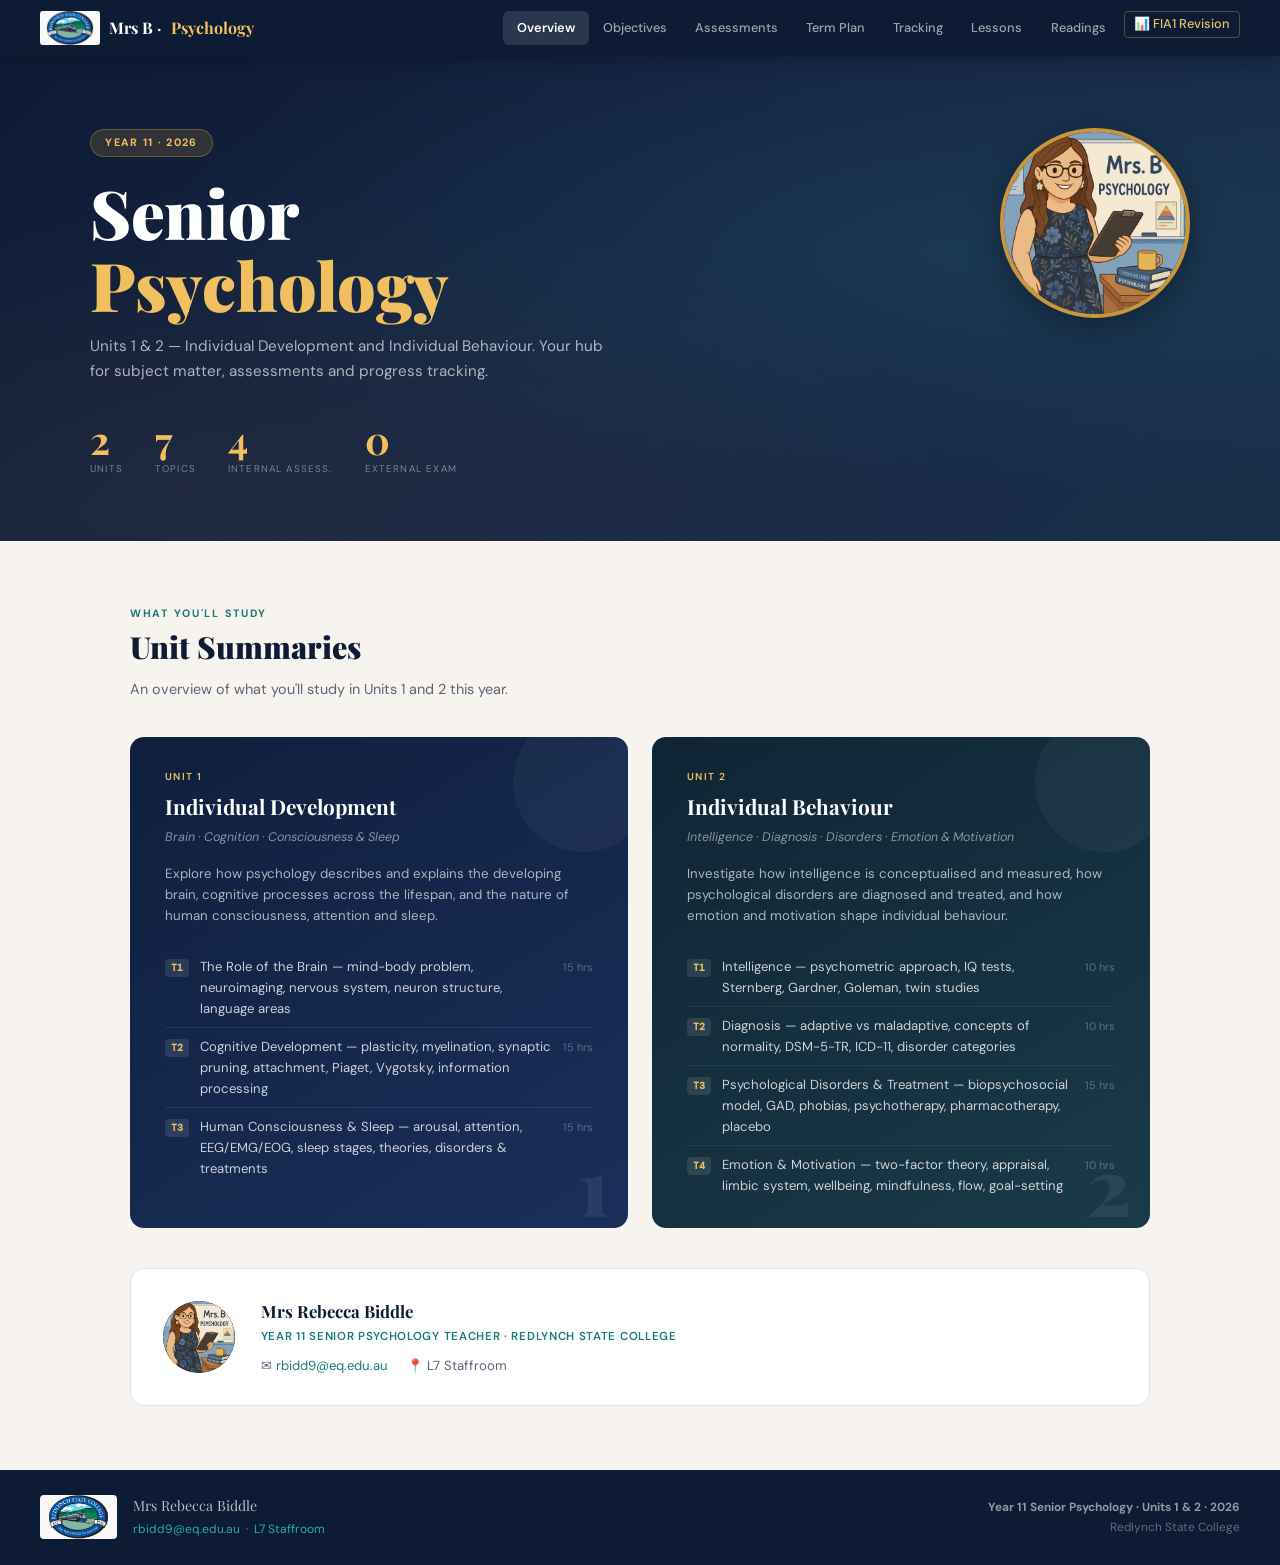
<file: index.html>
<!DOCTYPE html>
<html lang="en">
<head>
<meta charset="UTF-8">
<meta name="viewport" content="width=device-width, initial-scale=1.0">
<title>Mrs B | Year 11 Psychology</title>
<link rel="stylesheet" href="style.css">
</head>
<body>
<nav id="site-nav"></nav>

<div class="hero">
  <div class="hero-inner">
    <div class="hero-left">
      <div class="hero-badge">Year 11 · 2026</div>
      <h1>Senior<br><span class="g">Psychology</span></h1>
      <p class="hero-sub">Units 1 &amp; 2 — Individual Development and Individual Behaviour. Your hub for subject matter, assessments and progress tracking.</p>
      <div class="stat-row">
        <div class="stat-item"><span class="sv">2</span><span class="sl">Units</span></div>
        <div class="stat-item"><span class="sv">7</span><span class="sl">Topics</span></div>
        <div class="stat-item"><span class="sv">4</span><span class="sl">Internal Assess.</span></div>
        <div class="stat-item"><span class="sv">0</span><span class="sl">External Exam</span></div>
      </div>
    </div>
    <!-- Mrs B avatar -->
    <div class="hero-avatar">
      <img src="mrsb.png" alt="Mrs B" style="width:190px;height:190px;border-radius:50%;object-fit:cover;border:4px solid var(--gold);box-shadow:0 8px 32px rgba(0,0,0,.35)">
    </div>
  </div>
</div>

<main>
<div class="wrap">
  <div class="sec-label">What you'll study</div>
  <h2 class="sec-title">Unit Summaries</h2>
  <p class="sec-sub">An overview of what you'll study in Units 1 and 2 this year.</p>

  <div class="unit-grid">
    <!-- Unit 1 -->
    <div class="unit-card u1">
      <div class="uc-label">Unit 1</div>
      <h2>Individual Development</h2>
      <div class="uc-tags">Brain · Cognition · Consciousness &amp; Sleep</div>
      <p class="uc-desc">Explore how psychology describes and explains the developing brain, cognitive processes across the lifespan, and the nature of human consciousness, attention and sleep.</p>
      <ul class="topic-list">
        <li><span class="t-tag">T1</span><span>The Role of the Brain — mind-body problem, neuroimaging, nervous system, neuron structure, language areas</span><span class="t-hrs">15 hrs</span></li>
        <li><span class="t-tag">T2</span><span>Cognitive Development — plasticity, myelination, synaptic pruning, attachment, Piaget, Vygotsky, information processing</span><span class="t-hrs">15 hrs</span></li>
        <li><span class="t-tag">T3</span><span>Human Consciousness &amp; Sleep — arousal, attention, EEG/EMG/EOG, sleep stages, theories, disorders &amp; treatments</span><span class="t-hrs">15 hrs</span></li>
      </ul>
      <div class="uc-num">1</div>
    </div>
    <!-- Unit 2 -->
    <div class="unit-card u2">
      <div class="uc-label">Unit 2</div>
      <h2>Individual Behaviour</h2>
      <div class="uc-tags">Intelligence · Diagnosis · Disorders · Emotion &amp; Motivation</div>
      <p class="uc-desc">Investigate how intelligence is conceptualised and measured, how psychological disorders are diagnosed and treated, and how emotion and motivation shape individual behaviour.</p>
      <ul class="topic-list">
        <li><span class="t-tag">T1</span><span>Intelligence — psychometric approach, IQ tests, Sternberg, Gardner, Goleman, twin studies</span><span class="t-hrs">10 hrs</span></li>
        <li><span class="t-tag">T2</span><span>Diagnosis — adaptive vs maladaptive, concepts of normality, DSM-5-TR, ICD-11, disorder categories</span><span class="t-hrs">10 hrs</span></li>
        <li><span class="t-tag">T3</span><span>Psychological Disorders &amp; Treatment — biopsychosocial model, GAD, phobias, psychotherapy, pharmacotherapy, placebo</span><span class="t-hrs">15 hrs</span></li>
        <li><span class="t-tag">T4</span><span>Emotion &amp; Motivation — two-factor theory, appraisal, limbic system, wellbeing, mindfulness, flow, goal-setting</span><span class="t-hrs">10 hrs</span></li>
      </ul>
      <div class="uc-num">2</div>
    </div>
  </div>

  <!-- Teacher card -->
  <div class="teacher-card">
    <div class="tc-avatar" style="overflow:hidden;padding:0"><img src="mrsb.png" alt="Mrs B" style="width:100%;height:100%;object-fit:cover;border-radius:50%"></div>
    <div>
      <div class="tc-name">Mrs Rebecca Biddle</div>
      <div class="tc-role">Year 11 Senior Psychology Teacher · Redlynch State College</div>
      <div class="tc-links">
        <span>✉ <a href="mailto:rbidd9@eq.edu.au">rbidd9@eq.edu.au</a></span>
        <span>📍 L7 Staffroom</span>
      </div>
    </div>
  </div>
</div>
</main>

<footer id="site-footer"></footer>
<script src="shared.js"></script>
</body>
</html>
</file>
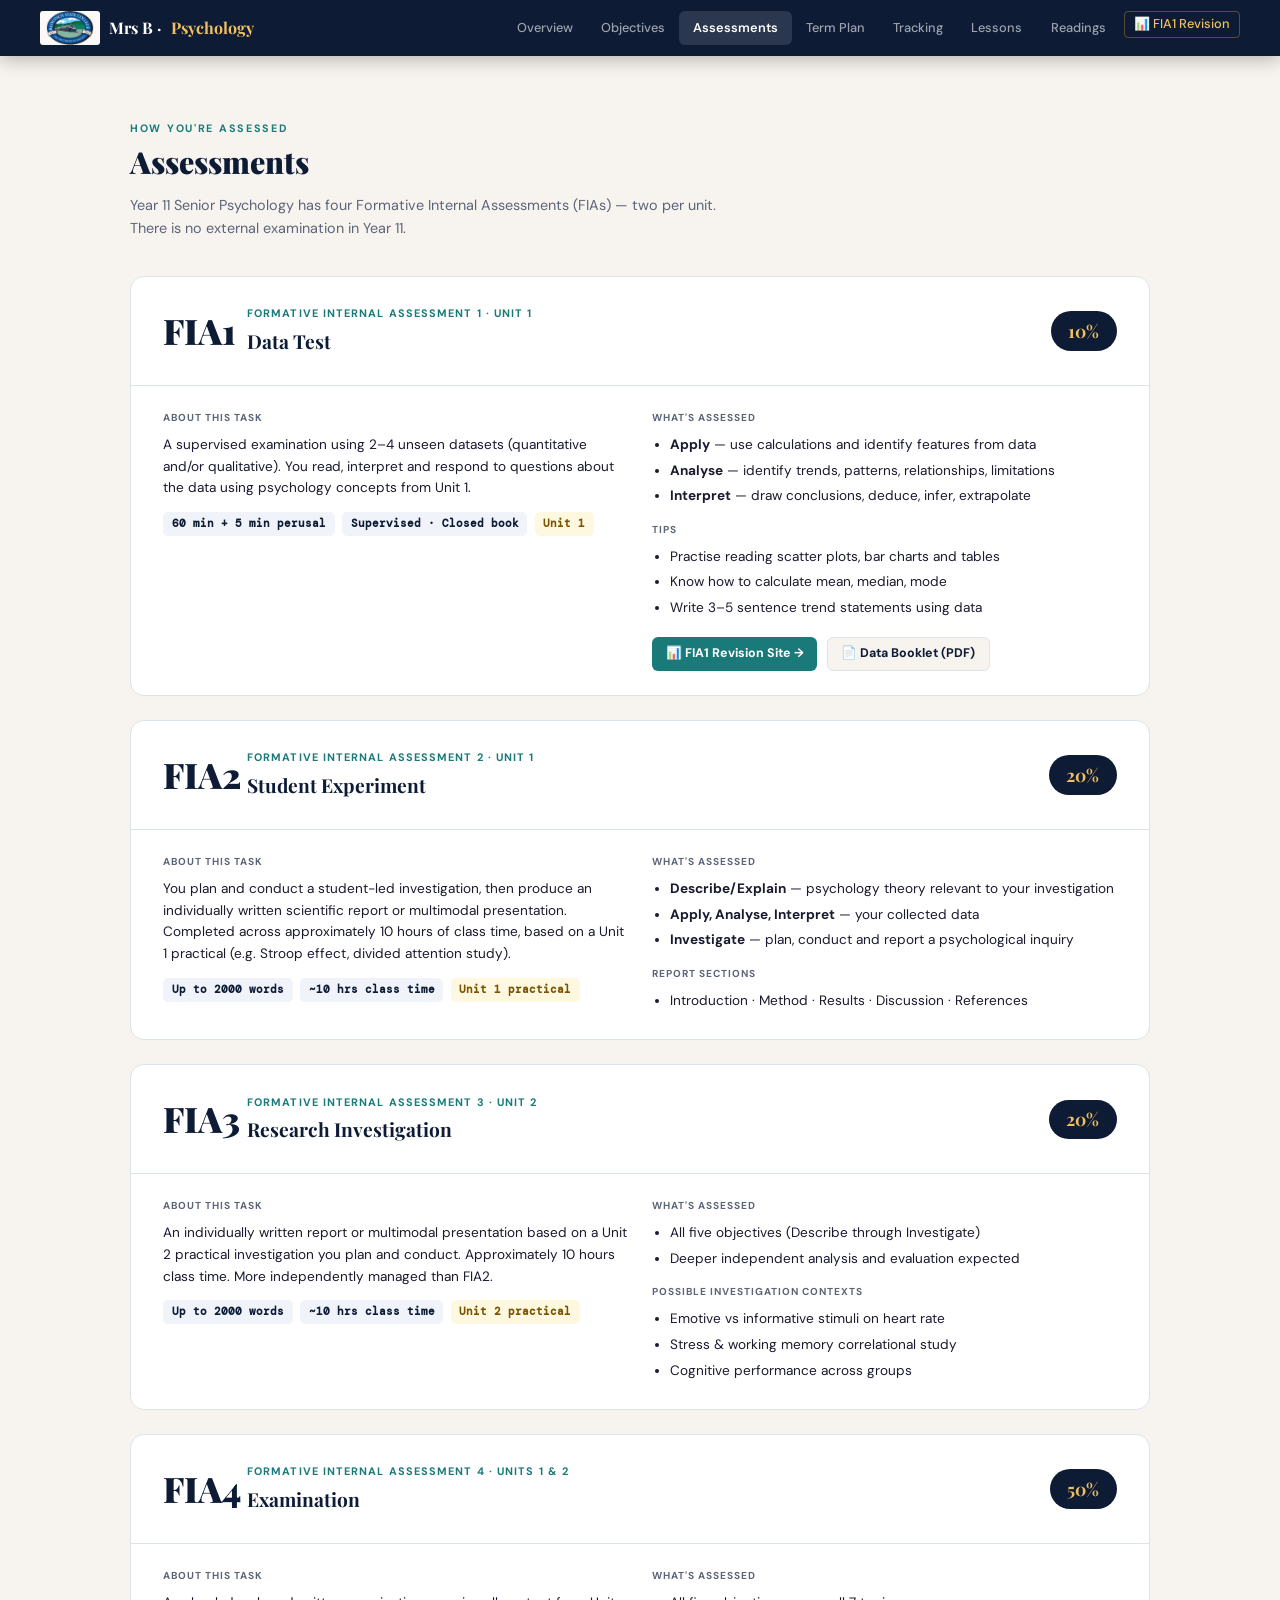
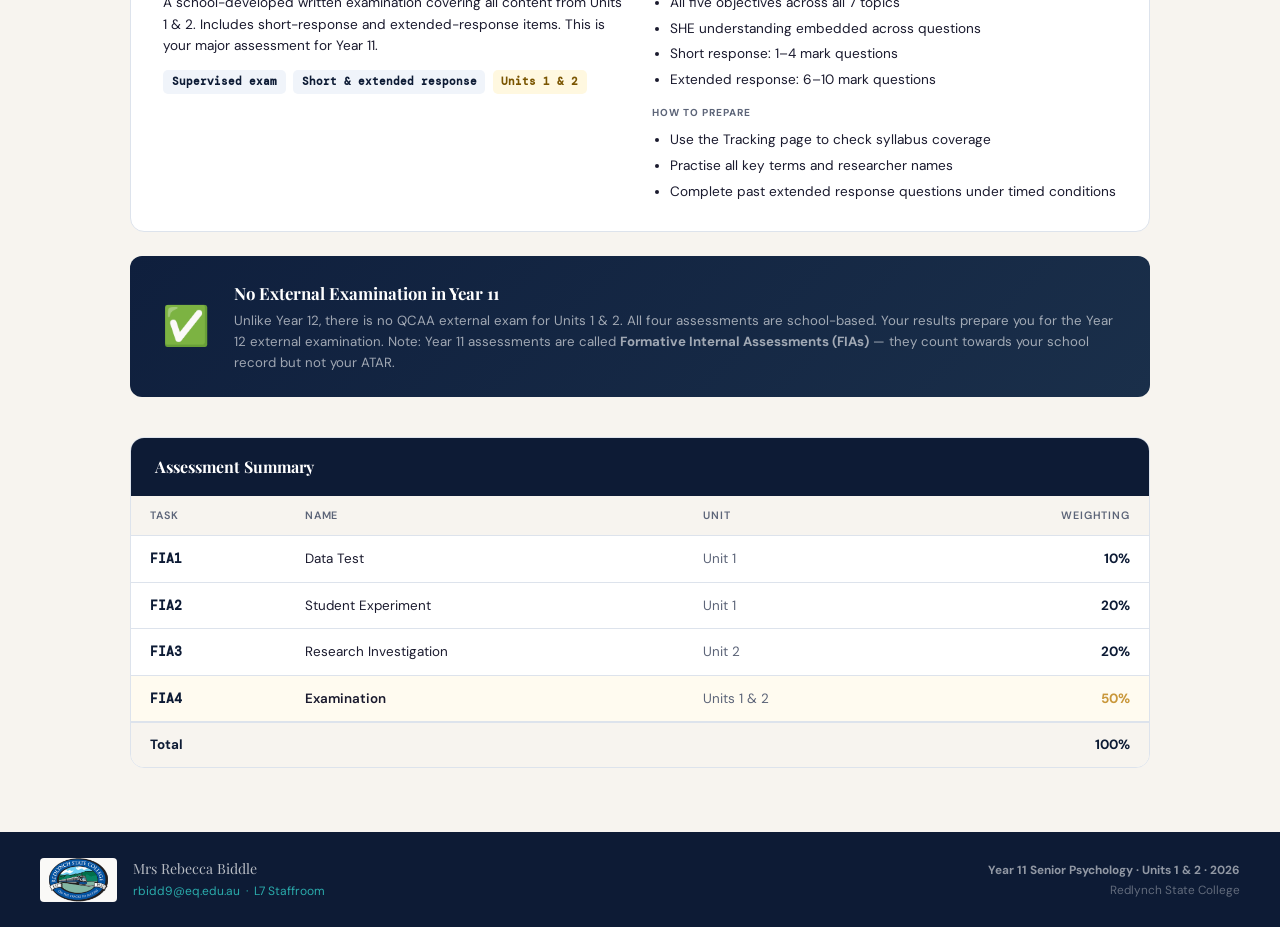
<file: assessments.html>
<!DOCTYPE html>
<html lang="en">
<head>
<meta charset="UTF-8"><meta name="viewport" content="width=device-width, initial-scale=1.0">
<title>Assessments | Year 11 Psychology</title>
<link rel="stylesheet" href="style.css">
<style>
.ia-full{background:var(--white);border:1px solid var(--border);border-radius:14px;margin-bottom:1.5rem;overflow:hidden}
.ia-header{display:flex;align-items:center;gap:1.5rem;padding:1.6rem 2rem;border-bottom:1px solid var(--border)}
.ia-num{font-family:'Playfair Display',serif;font-size:2.2rem;font-weight:900;color:var(--navy);flex-shrink:0;width:60px}
.ia-type{font-size:.68rem;font-weight:700;letter-spacing:.1em;text-transform:uppercase;color:var(--teal);margin-bottom:.2rem}
.ia-header h3{font-family:'Playfair Display',serif;font-size:1.2rem;color:var(--navy)}
.ia-weight{margin-left:auto;background:var(--navy);color:var(--gold-l);border-radius:30px;padding:.35rem 1.1rem;font-family:'Playfair Display',serif;font-size:1.1rem;font-weight:700;white-space:nowrap}
.ia-body{padding:1.5rem 2rem;display:grid;grid-template-columns:1fr 1fr;gap:1.5rem}
.col-label{font-size:.63rem;font-weight:700;letter-spacing:.1em;text-transform:uppercase;color:var(--muted);margin-bottom:.5rem}
.ia-body p,.ia-body ul{font-size:.85rem;color:var(--text);line-height:1.6}
.ia-body ul{padding-left:1.1rem}
.ia-body ul li{margin-bottom:.25rem}
.no-ext{background:linear-gradient(135deg,#0f1f3d,#1a2f4a);border-radius:12px;padding:1.5rem 2rem;display:flex;align-items:center;gap:1.5rem;margin-top:1rem}
@media(max-width:680px){.ia-body{grid-template-columns:1fr}.ia-header{flex-wrap:wrap}}
</style>
</head>
<body>
<nav id="site-nav"></nav>
<main>
<div class="wrap">
  <div class="sec-label">How you're assessed</div>
  <h2 class="sec-title">Assessments</h2>
  <p class="sec-sub">Year 11 Senior Psychology has four Formative Internal Assessments (FIAs) — two per unit. There is no external examination in Year 11.</p>

  <div class="ia-full">
    <div class="ia-header">
      <div class="ia-num">FIA1</div>
      <div><div class="ia-type">Formative Internal Assessment 1 · Unit 1</div><h3>Data Test</h3></div>
      <div class="ia-weight">10%</div>
    </div>
    <div class="ia-body">
      <div>
        <div class="col-label">About this task</div>
        <p>A supervised examination using 2–4 unseen datasets (quantitative and/or qualitative). You read, interpret and respond to questions about the data using psychology concepts from Unit 1.</p>
        <div class="ac-meta" style="margin-top:.8rem">
          <span class="meta-tag">60 min + 5 min perusal</span>
          <span class="meta-tag">Supervised · Closed book</span>
          <span class="meta-tag gold">Unit 1</span>
        </div>
      </div>
      <div>
        <div class="col-label">What's assessed</div>
        <ul>
          <li><strong>Apply</strong> — use calculations and identify features from data</li>
          <li><strong>Analyse</strong> — identify trends, patterns, relationships, limitations</li>
          <li><strong>Interpret</strong> — draw conclusions, deduce, infer, extrapolate</li>
        </ul>
        <div class="col-label" style="margin-top:.9rem">Tips</div>
        <ul>
          <li>Practise reading scatter plots, bar charts and tables</li>
          <li>Know how to calculate mean, median, mode</li>
          <li>Write 3–5 sentence trend statements using data</li>
        </ul>
        <div style="display:flex;gap:.6rem;flex-wrap:wrap;margin-top:1.1rem">
          <a href="psych_revision.html" target="_blank" style="display:inline-flex;align-items:center;gap:.4rem;font-size:.78rem;font-weight:700;color:#fff;background:var(--teal);text-decoration:none;padding:.4rem .85rem;border-radius:6px;transition:opacity .15s" onmouseover="this.style.opacity='.82'" onmouseout="this.style.opacity='1'">📊 FIA1 Revision Site →</a>
          <a href="Data/MrsB_DataBooklet.pdf" target="_blank" style="display:inline-flex;align-items:center;gap:.4rem;font-size:.78rem;font-weight:700;color:var(--navy);background:var(--cream);border:1px solid var(--border);text-decoration:none;padding:.4rem .85rem;border-radius:6px;transition:opacity .15s" onmouseover="this.style.opacity='.72'" onmouseout="this.style.opacity='1'">📄 Data Booklet (PDF)</a>
        </div>
      </div>
    </div>
  </div>

  <div class="ia-full">
    <div class="ia-header">
      <div class="ia-num">FIA2</div>
      <div><div class="ia-type">Formative Internal Assessment 2 · Unit 1</div><h3>Student Experiment</h3></div>
      <div class="ia-weight">20%</div>
    </div>
    <div class="ia-body">
      <div>
        <div class="col-label">About this task</div>
        <p>You plan and conduct a student-led investigation, then produce an individually written scientific report or multimodal presentation. Completed across approximately 10 hours of class time, based on a Unit 1 practical (e.g. Stroop effect, divided attention study).</p>
        <div class="ac-meta" style="margin-top:.8rem">
          <span class="meta-tag">Up to 2000 words</span>
          <span class="meta-tag">~10 hrs class time</span>
          <span class="meta-tag gold">Unit 1 practical</span>
        </div>
      </div>
      <div>
        <div class="col-label">What's assessed</div>
        <ul>
          <li><strong>Describe/Explain</strong> — psychology theory relevant to your investigation</li>
          <li><strong>Apply, Analyse, Interpret</strong> — your collected data</li>
          <li><strong>Investigate</strong> — plan, conduct and report a psychological inquiry</li>
        </ul>
        <div class="col-label" style="margin-top:.9rem">Report sections</div>
        <ul>
          <li>Introduction · Method · Results · Discussion · References</li>
        </ul>
      </div>
    </div>
  </div>

  <div class="ia-full">
    <div class="ia-header">
      <div class="ia-num">FIA3</div>
      <div><div class="ia-type">Formative Internal Assessment 3 · Unit 2</div><h3>Research Investigation</h3></div>
      <div class="ia-weight">20%</div>
    </div>
    <div class="ia-body">
      <div>
        <div class="col-label">About this task</div>
        <p>An individually written report or multimodal presentation based on a Unit 2 practical investigation you plan and conduct. Approximately 10 hours class time. More independently managed than FIA2.</p>
        <div class="ac-meta" style="margin-top:.8rem">
          <span class="meta-tag">Up to 2000 words</span>
          <span class="meta-tag">~10 hrs class time</span>
          <span class="meta-tag gold">Unit 2 practical</span>
        </div>
      </div>
      <div>
        <div class="col-label">What's assessed</div>
        <ul>
          <li>All five objectives (Describe through Investigate)</li>
          <li>Deeper independent analysis and evaluation expected</li>
        </ul>
        <div class="col-label" style="margin-top:.9rem">Possible investigation contexts</div>
        <ul>
          <li>Emotive vs informative stimuli on heart rate</li>
          <li>Stress &amp; working memory correlational study</li>
          <li>Cognitive performance across groups</li>
        </ul>
      </div>
    </div>
  </div>

  <div class="ia-full">
    <div class="ia-header">
      <div class="ia-num">FIA4</div>
      <div><div class="ia-type">Formative Internal Assessment 4 · Units 1 &amp; 2</div><h3>Examination</h3></div>
      <div class="ia-weight">50%</div>
    </div>
    <div class="ia-body">
      <div>
        <div class="col-label">About this task</div>
        <p>A school-developed written examination covering all content from Units 1 &amp; 2. Includes short-response and extended-response items. This is your major assessment for Year 11.</p>
        <div class="ac-meta" style="margin-top:.8rem">
          <span class="meta-tag">Supervised exam</span>
          <span class="meta-tag">Short &amp; extended response</span>
          <span class="meta-tag gold">Units 1 &amp; 2</span>
        </div>
      </div>
      <div>
        <div class="col-label">What's assessed</div>
        <ul>
          <li>All five objectives across all 7 topics</li>
          <li>SHE understanding embedded across questions</li>
          <li>Short response: 1–4 mark questions</li>
          <li>Extended response: 6–10 mark questions</li>
        </ul>
        <div class="col-label" style="margin-top:.9rem">How to prepare</div>
        <ul>
          <li>Use the Tracking page to check syllabus coverage</li>
          <li>Practise all key terms and researcher names</li>
          <li>Complete past extended response questions under timed conditions</li>
        </ul>
      </div>
    </div>
  </div>

  <div class="no-ext">
    <div style="font-size:2.4rem;flex-shrink:0">✅</div>
    <div>
      <h4 style="font-family:'Playfair Display',serif;font-size:1.05rem;color:#fff;margin-bottom:.3rem">No External Examination in Year 11</h4>
      <p style="font-size:.83rem;color:rgba(255,255,255,.6);line-height:1.55">Unlike Year 12, there is no QCAA external exam for Units 1 &amp; 2. All four assessments are school-based. Your results prepare you for the Year 12 external examination. Note: Year 11 assessments are called <strong>Formative Internal Assessments (FIAs)</strong> — they count towards your school record but not your ATAR.</p>
    </div>
  </div>

  <div style="margin-top:2.5rem;background:var(--white);border:1px solid var(--border);border-radius:14px;overflow:hidden">
    <div style="background:var(--navy);padding:1rem 1.5rem"><h3 style="font-family:'Playfair Display',serif;font-size:1rem;color:#fff">Assessment Summary</h3></div>
    <table style="width:100%;border-collapse:collapse;font-size:.84rem">
      <thead><tr style="background:var(--cream)">
        <th style="padding:.7rem 1.2rem;text-align:left;font-size:.67rem;letter-spacing:.08em;text-transform:uppercase;color:var(--muted);font-weight:600">Task</th>
        <th style="padding:.7rem 1.2rem;text-align:left;font-size:.67rem;letter-spacing:.08em;text-transform:uppercase;color:var(--muted);font-weight:600">Name</th>
        <th style="padding:.7rem 1.2rem;text-align:left;font-size:.67rem;letter-spacing:.08em;text-transform:uppercase;color:var(--muted);font-weight:600">Unit</th>
        <th style="padding:.7rem 1.2rem;text-align:right;font-size:.67rem;letter-spacing:.08em;text-transform:uppercase;color:var(--muted);font-weight:600">Weighting</th>
      </tr></thead>
      <tbody>
        <tr style="border-top:1px solid var(--border)"><td style="padding:.75rem 1.2rem;font-weight:700;color:var(--navy);font-family:'DM Mono',monospace">FIA1</td><td style="padding:.75rem 1.2rem">Data Test</td><td style="padding:.75rem 1.2rem;color:var(--muted)">Unit 1</td><td style="padding:.75rem 1.2rem;text-align:right;font-weight:700;color:var(--navy)">10%</td></tr>
        <tr style="border-top:1px solid var(--border)"><td style="padding:.75rem 1.2rem;font-weight:700;color:var(--navy);font-family:'DM Mono',monospace">FIA2</td><td style="padding:.75rem 1.2rem">Student Experiment</td><td style="padding:.75rem 1.2rem;color:var(--muted)">Unit 1</td><td style="padding:.75rem 1.2rem;text-align:right;font-weight:700;color:var(--navy)">20%</td></tr>
        <tr style="border-top:1px solid var(--border)"><td style="padding:.75rem 1.2rem;font-weight:700;color:var(--navy);font-family:'DM Mono',monospace">FIA3</td><td style="padding:.75rem 1.2rem">Research Investigation</td><td style="padding:.75rem 1.2rem;color:var(--muted)">Unit 2</td><td style="padding:.75rem 1.2rem;text-align:right;font-weight:700;color:var(--navy)">20%</td></tr>
        <tr style="border-top:1px solid var(--border);background:#fffbf0"><td style="padding:.75rem 1.2rem;font-weight:700;color:var(--navy);font-family:'DM Mono',monospace">FIA4</td><td style="padding:.75rem 1.2rem;font-weight:600">Examination</td><td style="padding:.75rem 1.2rem;color:var(--muted)">Units 1 &amp; 2</td><td style="padding:.75rem 1.2rem;text-align:right;font-weight:700;color:var(--gold)">50%</td></tr>
        <tr style="border-top:2px solid var(--border);background:var(--cream)"><td colspan="3" style="padding:.7rem 1.2rem;font-weight:700;color:var(--navy)">Total</td><td style="padding:.7rem 1.2rem;text-align:right;font-weight:700;color:var(--navy)">100%</td></tr>
      </tbody>
    </table>
  </div>
</div>
</main>
<footer id="site-footer"></footer>
<script src="shared.js"></script>
</body>
</html>
</file>
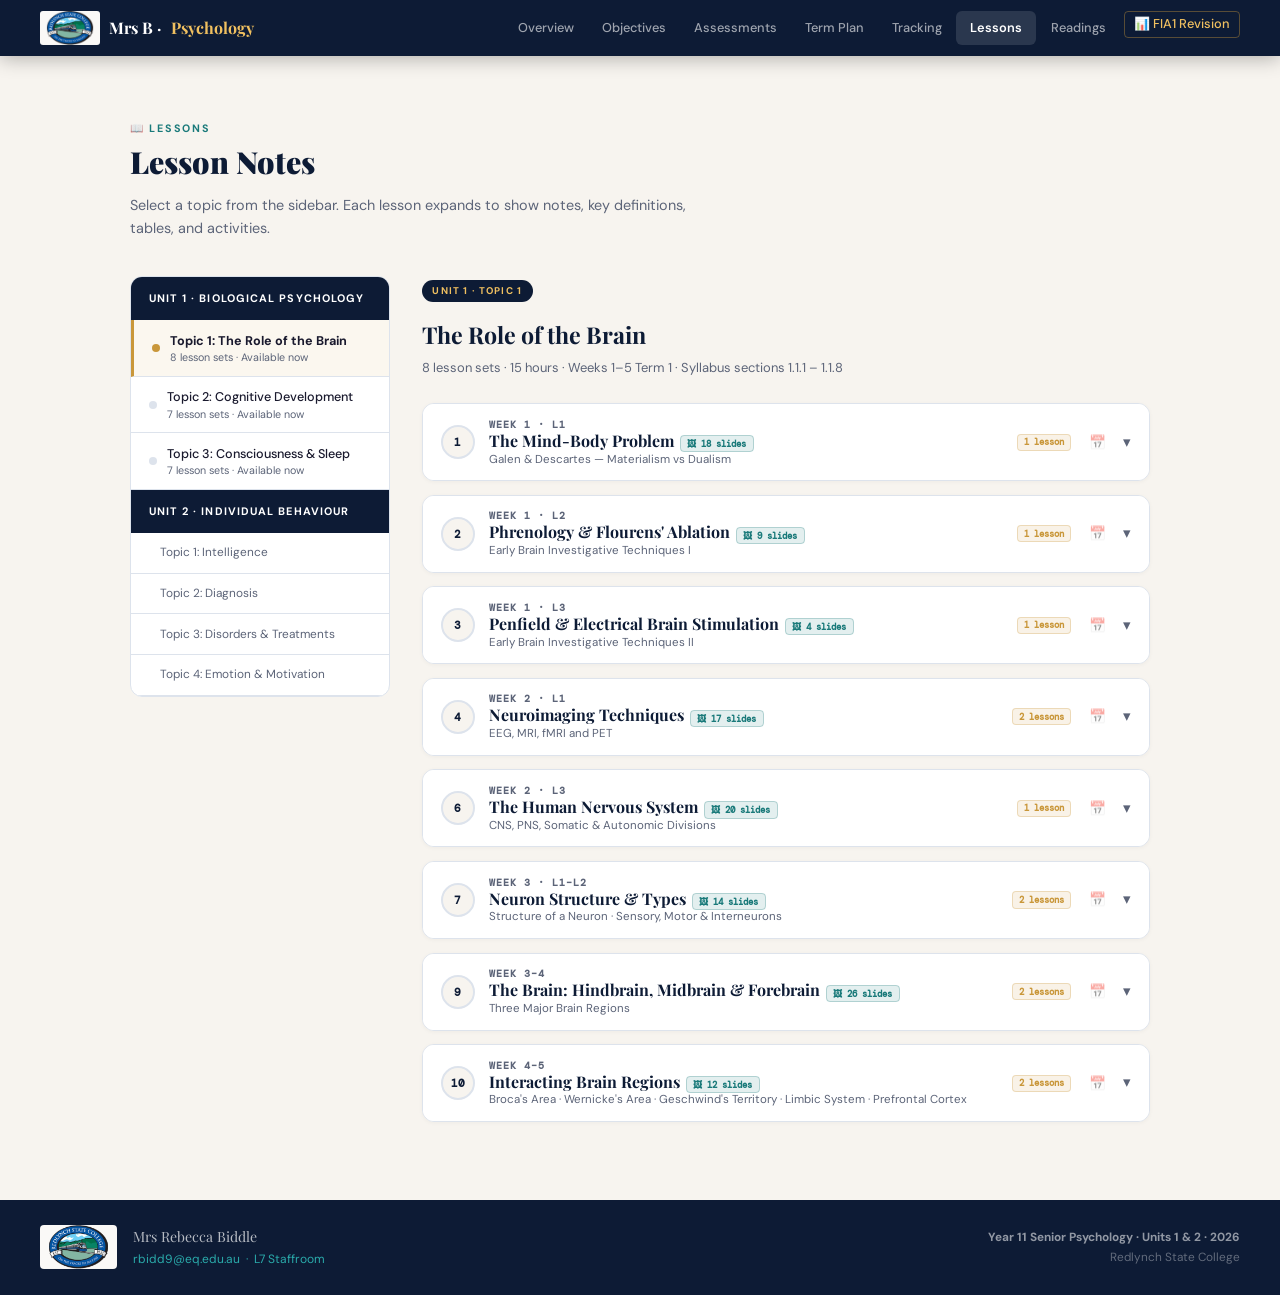
<file: lessons.html>
<!DOCTYPE html>
<html lang="en">
<head>
<meta charset="UTF-8"><meta name="viewport" content="width=device-width, initial-scale=1.0">
<title>Lessons | Year 11 Psychology</title>
<link rel="stylesheet" href="style.css">
<style>
.lessons-layout{display:grid;grid-template-columns:260px 1fr;gap:2rem;align-items:start;margin-top:1.5rem}
@media(max-width:820px){.lessons-layout{grid-template-columns:1fr}}
.ls-sidebar{position:sticky;top:72px;background:var(--white);border:1px solid var(--border);border-radius:12px;overflow:hidden}
.ls-sidebar-head{background:var(--navy);padding:.8rem 1.1rem;color:#fff;font-size:.68rem;font-weight:700;letter-spacing:.1em;text-transform:uppercase}
.ls-topic-btn{display:flex;align-items:center;gap:.65rem;width:100%;padding:.7rem 1.1rem;background:none;border:none;border-bottom:1px solid var(--border);cursor:pointer;text-align:left;font-family:inherit;font-size:.79rem;font-weight:500;color:var(--text);transition:background .15s}
.ls-topic-btn:hover{background:var(--cream)}
.ls-topic-btn.active{background:rgba(201,151,58,.08);font-weight:700;border-left:3px solid var(--gold)}
.ls-tb-dot{width:8px;height:8px;border-radius:50%;background:var(--border);flex-shrink:0}
.ls-topic-btn.active .ls-tb-dot{background:var(--gold)}
.ls-tb-label{flex:1;line-height:1.35}
.ls-tb-sub{font-size:.67rem;color:var(--muted);font-weight:400;display:block;margin-top:.1rem}
.ls-coming-item{padding:.65rem 1.1rem;font-size:.74rem;color:var(--muted);border-bottom:1px solid var(--border);padding-left:1.8rem}
.ls-area{min-width:0}
.ls-unit-tag{display:inline-block;background:var(--navy);color:var(--gold-l);font-size:.61rem;font-weight:700;letter-spacing:.12em;text-transform:uppercase;padding:.2rem .65rem;border-radius:20px;margin-bottom:.55rem}
.ls-lesson-card{background:var(--white);border:1px solid var(--border);border-radius:12px;overflow:hidden;margin-bottom:.85rem;box-shadow:0 1px 4px rgba(0,0,0,.04);transition:box-shadow .18s}
.ls-lesson-card:hover{box-shadow:0 3px 14px rgba(0,0,0,.07)}
.ls-lh{display:flex;align-items:center;gap:.9rem;padding:.85rem 1.1rem;cursor:pointer;background:var(--white);border:none;width:100%;text-align:left;font-family:inherit;transition:background .15s}
.ls-lh:hover{background:var(--cream)}
.ls-lh.open{background:var(--navy)}
.ls-lh-num{width:34px;height:34px;border-radius:50%;background:var(--cream);border:2px solid var(--border);display:flex;align-items:center;justify-content:center;font-family:'DM Mono',monospace;font-size:.7rem;font-weight:700;color:var(--navy);flex-shrink:0;transition:all .2s}
.ls-lh.open .ls-lh-num{background:rgba(255,255,255,.15);border-color:rgba(255,255,255,.25);color:#fff}
.ls-lh-meta{flex:1;min-width:0}
.ls-lh-week{font-size:.63rem;letter-spacing:.1em;text-transform:uppercase;color:var(--muted);font-weight:600;font-family:'DM Mono',monospace;transition:color .2s}
.ls-lh.open .ls-lh-week{color:rgba(255,255,255,.5)}
.ls-lh-title{font-family:'Playfair Display',serif;font-size:1rem;font-weight:700;color:var(--navy);line-height:1.2;transition:color .2s}
.ls-lh.open .ls-lh-title{color:#fff}
.ls-lh-sub{font-size:.72rem;color:var(--muted);margin-top:.1rem;transition:color .2s}
.ls-lh.open .ls-lh-sub{color:rgba(255,255,255,.55)}
.ls-lh-badge{font-size:.59rem;font-weight:700;padding:.1rem .38rem;border-radius:4px;background:rgba(201,151,58,.12);color:var(--gold);border:1px solid rgba(201,151,58,.28);white-space:nowrap;flex-shrink:0;font-family:'DM Mono',monospace;transition:all .2s}
.ls-lh.open .ls-lh-badge{background:rgba(255,255,255,.1);color:var(--gold-l);border-color:rgba(255,255,255,.18)}
.ls-tp-link{font-size:.85rem;text-decoration:none;opacity:.45;flex-shrink:0;transition:opacity .15s;padding:.15rem .2rem;border-radius:4px}
.ls-tp-link:hover{opacity:1;background:rgba(201,151,58,.12)}
.ls-chev{flex-shrink:0;color:var(--muted);transition:transform .25s,color .2s;font-size:.95rem;line-height:1}
.ls-lh.open .ls-chev{transform:rotate(180deg);color:rgba(255,255,255,.6)}
.ls-lb{display:none}
.ls-lb.open{display:block}
.ls-syllabus-bar{background:rgba(13,27,53,.04);border-top:1px solid var(--border);border-bottom:1px solid var(--border);padding:.6rem 1.2rem;font-size:.72rem;color:var(--muted);line-height:1.5}
.ls-syllabus-bar strong{color:var(--navy)}
.ls-section{padding:1.1rem 1.3rem;border-bottom:1px solid var(--border)}
.ls-section:last-child{border-bottom:none}
.ls-section h4{font-family:'Playfair Display',serif;font-size:.95rem;font-weight:700;color:var(--navy);margin-bottom:.75rem;padding-bottom:.45rem;border-bottom:2px solid var(--cream)}
.ls-section h5{font-size:.77rem;font-weight:700;color:var(--navy);margin:.55rem 0 .3rem;letter-spacing:.04em;text-transform:uppercase}
.ls-section p{font-size:.83rem;color:var(--text);line-height:1.65;margin-bottom:.55rem}
.ls-section ul{font-size:.83rem;color:var(--text);line-height:1.65;padding-left:1.25rem;margin-bottom:.6rem}
.ls-section ul li{margin-bottom:.22rem}
.ls-section ul ul{margin-top:.2rem;margin-bottom:.2rem}
.ls-callout{border-radius:7px;padding:.65rem .95rem;font-size:.79rem;line-height:1.55;margin:.65rem 0}
.ls-callout p,.ls-callout ul{font-size:.79rem;margin-bottom:.3rem}
.ls-callout ul{margin-top:.3rem}
.ls-callout.teal{background:rgba(26,122,122,.07);border-left:3px solid var(--teal)}
.ls-callout.gold{background:rgba(201,151,58,.08);border-left:3px solid var(--gold)}
.ls-callout.navy{background:rgba(13,27,53,.05);border-left:3px solid var(--navy)}
.ls-defbox{background:var(--cream);border:1px solid var(--border);border-radius:8px;padding:.65rem .95rem;margin:.6rem 0}
.ls-def-term{font-family:'Playfair Display',serif;font-size:.86rem;font-weight:700;color:var(--navy);margin-bottom:.2rem}
.ls-def-body{font-size:.79rem;color:var(--text);line-height:1.55}
.ls-table-wrap{overflow-x:auto;margin:.65rem 0;border-radius:8px;border:1px solid var(--border)}
.ls-table{width:100%;border-collapse:collapse;font-size:.76rem}
.ls-table thead tr{background:var(--navy);color:#fff}
.ls-table th{padding:.5rem .75rem;text-align:left;font-weight:600;font-size:.69rem;letter-spacing:.04em;white-space:nowrap}
.ls-table td{padding:.48rem .75rem;border-bottom:1px solid var(--border);vertical-align:top;line-height:1.42}
.ls-table tbody tr:last-child td{border-bottom:none}
.ls-table tbody tr:nth-child(even){background:rgba(247,244,239,.7)}
.ls-vocab-grid{display:grid;grid-template-columns:repeat(auto-fill,minmax(190px,1fr));gap:.6rem;margin:.5rem 0}
.ls-vocab-card{background:var(--cream);border:1px solid var(--border);border-radius:7px;padding:.6rem .8rem}
.ls-vocab-term{font-family:'Playfair Display',serif;font-size:.8rem;font-weight:700;color:var(--navy);margin-bottom:.18rem}
.ls-vocab-def{font-size:.72rem;color:var(--muted);line-height:1.43}

/* ── Slide Viewer ─────────────────────────────────────────── */
.sv-wrap{background:#0d1b35;border-top:2px solid var(--gold);padding:1rem 1.2rem}
.sv-header{display:flex;align-items:center;justify-content:space-between;margin-bottom:.7rem;gap:.5rem;flex-wrap:wrap}
.sv-title{color:var(--gold-l);font-size:.65rem;font-weight:700;letter-spacing:.12em;text-transform:uppercase;font-family:'DM Mono',monospace}
.sv-range-note{color:rgba(255,255,255,.38);font-size:.6rem;font-family:'DM Mono',monospace}
.sv-controls{display:flex;align-items:center;gap:.5rem}
.sv-btn{background:rgba(255,255,255,.08);border:1px solid rgba(255,255,255,.15);border-radius:6px;color:#fff;font-size:.75rem;padding:.3rem .7rem;cursor:pointer;font-family:'DM Sans',sans-serif;transition:all .15s;flex-shrink:0}
.sv-btn:hover{background:rgba(255,255,255,.16);border-color:rgba(255,255,255,.3)}
.sv-btn:disabled{opacity:.3;cursor:default}
.sv-counter{color:rgba(255,255,255,.6);font-size:.68rem;font-family:'DM Mono',monospace;min-width:52px;text-align:center}
.sv-stage{position:relative;border-radius:8px;overflow:hidden;background:#000;text-align:center;min-height:180px;display:flex;align-items:center;justify-content:center}
.sv-img{max-width:100%;max-height:480px;width:auto;height:auto;display:block;margin:0 auto;border-radius:6px;object-fit:contain}
.sv-img-error{color:rgba(255,255,255,.4);font-size:.78rem;padding:2rem;text-align:center}
.sv-thumb-row{display:flex;gap:.4rem;margin-top:.65rem;overflow-x:auto;padding-bottom:.3rem;scrollbar-width:thin;scrollbar-color:rgba(255,255,255,.2) transparent}
.sv-thumb-row::-webkit-scrollbar{height:3px}
.sv-thumb-row::-webkit-scrollbar-track{background:transparent}
.sv-thumb-row::-webkit-scrollbar-thumb{background:rgba(255,255,255,.2);border-radius:2px}
.sv-thumb{width:64px;height:36px;object-fit:cover;border-radius:4px;cursor:pointer;border:2px solid transparent;flex-shrink:0;opacity:.55;transition:all .15s}
.sv-thumb:hover{opacity:.85}
.sv-thumb.active{border-color:var(--gold);opacity:1}
.sv-loading{color:rgba(255,255,255,.45);font-size:.75rem;font-family:'DM Sans',sans-serif;padding:1.5rem;text-align:center}
.sv-fullscreen-btn{background:rgba(255,255,255,.08);border:1px solid rgba(255,255,255,.15);border-radius:6px;color:rgba(255,255,255,.6);font-size:.68rem;padding:.28rem .6rem;cursor:pointer;transition:all .15s;font-family:'DM Sans',sans-serif}
.sv-fullscreen-btn:hover{background:rgba(255,255,255,.15);color:#fff}
</style>
</head>
<body>
<nav id="site-nav"></nav>
<main>
<div class="wrap">
  <div class="sec-label">📖 Lessons</div>
  <h2 class="sec-title">Lesson Notes</h2>
  <p class="sec-sub">Select a topic from the sidebar. Each lesson expands to show notes, key definitions, tables, and activities.</p>

  <div class="lessons-layout">
    <div class="ls-sidebar">
      <div class="ls-sidebar-head">Unit 1 · Biological Psychology</div>
      <button class="ls-topic-btn active" onclick="showTopic('u1t1',this)">
        <div class="ls-tb-dot"></div>
        <div class="ls-tb-label">Topic 1: The Role of the Brain<span class="ls-tb-sub">8 lesson sets · Available now</span></div>
      </button>
      <button class="ls-topic-btn" onclick="showTopic('u1t2',this)">
        <div class="ls-tb-dot"></div>
        <div class="ls-tb-label">Topic 2: Cognitive Development<span class="ls-tb-sub">7 lesson sets · Available now</span></div>
      </button>
      <button class="ls-topic-btn" onclick="showTopic('u1t3',this)">
        <div class="ls-tb-dot"></div>
        <div class="ls-tb-label">Topic 3: Consciousness &amp; Sleep<span class="ls-tb-sub">7 lesson sets · Available now</span></div>
      </button>
      <div class="ls-sidebar-head">Unit 2 · Individual Behaviour</div>
      <div class="ls-coming-item">Topic 1: Intelligence</div>
      <div class="ls-coming-item">Topic 2: Diagnosis</div>
      <div class="ls-coming-item">Topic 3: Disorders &amp; Treatments</div>
      <div class="ls-coming-item">Topic 4: Emotion &amp; Motivation</div>
    </div>
    <div class="ls-area" id="lesson-area"></div>
  </div>
</div>
</main>
<footer id="site-footer"></footer>
<script src="shared.js"></script>
<script src="lessons_u1t1.js"></script>
<script src="lessons_u1t2.js"></script>
<script src="lessons_u1t3.js"></script>
<script>
function showTopic(id, btn) {
  document.querySelectorAll('.ls-topic-btn').forEach(b => b.classList.remove('active'));
  if (btn) btn.classList.add('active');
  if (id === 'u1t1') renderTopic(U1T1_LESSONS, 'Unit 1 · Topic 1', 'The Role of the Brain', '8 lesson sets · 15 hours · Weeks 1–5 Term 1 · Syllabus sections 1.1.1 – 1.1.8');
  if (id === 'u1t2') renderTopic(U1T2_LESSONS, 'Unit 1 · Topic 2', 'Cognitive Development', '5 lesson sets · 15 hours · Weeks 6–10 Term 1 · Syllabus sections 1.2.1 – 1.2.5');
  if (id === 'u1t3') renderTopic(U1T3_LESSONS, 'Unit 1 · Topic 3', 'Consciousness & Sleep', '7 lesson sets · 15 hours · Term 2 Weeks 1–8 · Syllabus sections 1.3.1 – 1.3.7');
}

function renderTopic(lessons, unitTag, topicTitle, metaText) {
  const area = document.getElementById('lesson-area');
  let html = `<div style="margin-bottom:1.5rem">
    <span class="ls-unit-tag">${unitTag}</span>
    <h3 style="font-family:'Playfair Display',serif;font-size:1.45rem;color:var(--navy);margin:.3rem 0 .35rem">${topicTitle}</h3>
    <p style="font-size:.81rem;color:var(--muted)">${metaText}</p>
  </div>`;
  lessons.forEach(lesson => {
    const hasSlides = lesson.slides && lesson.slides.folder;
    const slideCount = hasSlides ? (lesson.slides.end - lesson.slides.start + 1) : 0;
    const slideBadge = hasSlides ? `<span style="font-size:.58rem;background:rgba(26,122,122,.12);color:var(--teal);border:1px solid rgba(26,122,122,.25);padding:.1rem .38rem;border-radius:4px;font-family:'DM Mono',monospace;margin-left:.4rem">🖼 ${slideCount} slides</span>` : '';
    html += `
    <div class="ls-lesson-card" id="lc-${lesson.id}">
      <button class="ls-lh" onclick="toggleLesson('${lesson.id}',this)" aria-expanded="false">
        <div class="ls-lh-num">${lesson.num}</div>
        <div class="ls-lh-meta">
          <div class="ls-lh-week">${lesson.week}</div>
          <div class="ls-lh-title">${lesson.title}${slideBadge}</div>
          <div class="ls-lh-sub">${lesson.subtitle}</div>
        </div>
        <div class="ls-lh-badge">${lesson.duration}</div>
        <a class="ls-tp-link" href="termplan.html#tp-${lesson.id}" onclick="event.stopPropagation();" title="View in Term Plan">📅</a>
        <span class="ls-chev">▾</span>
      </button>
      <div class="ls-lb" id="lb-${lesson.id}">
        <div class="ls-syllabus-bar"><strong>Syllabus dot point:</strong> ${lesson.syllabus}</div>
        ${hasSlides ? buildSlideViewer(lesson) : ''}
        ${lesson.sections.map(s => `<div class="ls-section ${s.type === 'activity' ? 'ls-section-activity' : ''}"><h4>${s.heading}</h4>${s.content}</div>`).join('')}
      </div>
    </div>`;
  });
  area.innerHTML = html;
}

function buildSlideViewer(lesson) {
  const { folder, start, end } = lesson.slides;
  const count = end - start + 1;
  return `
  <div class="sv-wrap" id="sv-${lesson.id}">
    <div class="sv-header">
      <div>
        <div class="sv-title">📽 Lesson Slides</div>
        <div class="sv-range-note">Slides ${start}–${end} of "${folder}" folder · ${count} slides</div>
      </div>
      <div class="sv-controls">
        <button class="sv-btn" onclick="svNav('${lesson.id}',-1)" id="sv-prev-${lesson.id}">◀ Prev</button>
        <span class="sv-counter" id="sv-count-${lesson.id}">1 / ${count}</span>
        <button class="sv-btn" onclick="svNav('${lesson.id}',1)" id="sv-next-${lesson.id}">Next ▶</button>
        <button class="sv-fullscreen-btn" onclick="svFullscreen('${lesson.id}')" title="Fullscreen">⛶</button>
      </div>
    </div>
    <div class="sv-stage" id="sv-stage-${lesson.id}">
      <div class="sv-loading">Loading slide ${start}…</div>
    </div>
    <div class="sv-thumb-row" id="sv-thumbs-${lesson.id}"></div>
  </div>`;
}

// Slide viewer state
const svState = {};

function svInit(lessonId) {
  if (svState[lessonId]) return; // already initialised
  const lesson = [...(typeof U1T1_LESSONS !== 'undefined' ? U1T1_LESSONS : []),
                  ...(typeof U1T2_LESSONS !== 'undefined' ? U1T2_LESSONS : []),
                  ...(typeof U1T3_LESSONS !== 'undefined' ? U1T3_LESSONS : [])]
                  .find(l => l.id === lessonId);
  if (!lesson || !lesson.slides) return;
  const { folder, start, end } = lesson.slides;
  svState[lessonId] = { folder, start, end, current: start };
  svRender(lessonId);
  svBuildThumbs(lessonId);
}

function svSlideUrl(folder, slideNum) {
  // Path relative to the site root where folders live
  return `${folder}/Slide${slideNum}.jpeg`;
}

function svRender(lessonId) {
  const s = svState[lessonId];
  const stage = document.getElementById('sv-stage-' + lessonId);
  const counter = document.getElementById('sv-count-' + lessonId);
  const prevBtn = document.getElementById('sv-prev-' + lessonId);
  const nextBtn = document.getElementById('sv-next-' + lessonId);
  if (!stage) return;

  const idx = s.current - s.start + 1;
  const total = s.end - s.start + 1;
  counter.textContent = `${idx} / ${total}`;
  prevBtn.disabled = s.current <= s.start;
  nextBtn.disabled = s.current >= s.end;

  // Update active thumbnail
  document.querySelectorAll(`#sv-thumbs-${lessonId} .sv-thumb`).forEach(t => {
    t.classList.toggle('active', parseInt(t.dataset.num) === s.current);
  });

  // Scroll active thumb into view
  const activeThumb = document.querySelector(`#sv-thumbs-${lessonId} .sv-thumb.active`);
  if (activeThumb) activeThumb.scrollIntoView({behavior:'smooth', block:'nearest', inline:'center'});

  // Load main image
  stage.innerHTML = '<div class="sv-loading">Loading…</div>';
  const img = new Image();
  img.className = 'sv-img';
  img.alt = `Slide ${s.current}`;
  img.onload = () => { stage.innerHTML = ''; stage.appendChild(img); };
  img.onerror = () => {
    stage.innerHTML = `<div class="sv-img-error">
      <div style="font-size:1.5rem;margin-bottom:.5rem">🖼</div>
      <div>Slide ${s.current} not found</div>
      <div style="margin-top:.3rem;font-size:.65rem;opacity:.6">Expected: ${svSlideUrl(s.folder, s.current)}</div>
      <div style="margin-top:.5rem;font-size:.68rem;color:rgba(255,255,255,.5)">Upload the "<strong style="color:rgba(255,255,255,.7)">${s.folder}</strong>" folder to your GitHub repo alongside this site.</div>
    </div>`;
  };
  img.src = svSlideUrl(s.folder, s.current);
}

function svBuildThumbs(lessonId) {
  const s = svState[lessonId];
  const row = document.getElementById('sv-thumbs-' + lessonId);
  if (!row) return;
  let html = '';
  for (let n = s.start; n <= s.end; n++) {
    html += `<img class="sv-thumb${n === s.start ? ' active' : ''}" 
      src="${svSlideUrl(s.folder, n)}" 
      data-num="${n}" 
      alt="Slide ${n}" 
      title="Slide ${n}"
      onerror="this.style.background='rgba(255,255,255,.05)';this.style.border='1px dashed rgba(255,255,255,.1)'"
      onclick="svGoTo('${lessonId}', ${n})">`;
  }
  row.innerHTML = html;
}

function svNav(lessonId, dir) {
  const s = svState[lessonId];
  if (!s) return;
  s.current = Math.max(s.start, Math.min(s.end, s.current + dir));
  svRender(lessonId);
}

function svGoTo(lessonId, num) {
  const s = svState[lessonId];
  if (!s) return;
  s.current = num;
  svRender(lessonId);
}

function svFullscreen(lessonId) {
  const stage = document.getElementById('sv-stage-' + lessonId);
  const img = stage.querySelector('.sv-img');
  if (img && img.requestFullscreen) img.requestFullscreen();
  else if (stage.requestFullscreen) stage.requestFullscreen();
}

// Keyboard nav for active slide viewer
document.addEventListener('keydown', e => {
  // Find any open lesson with a slide viewer
  const openCards = document.querySelectorAll('.ls-lb.open .sv-wrap');
  if (!openCards.length) return;
  const lessonId = openCards[openCards.length - 1].id.replace('sv-', '');
  if (e.key === 'ArrowRight' || e.key === 'ArrowDown') { e.preventDefault(); svNav(lessonId, 1); }
  if (e.key === 'ArrowLeft'  || e.key === 'ArrowUp')   { e.preventDefault(); svNav(lessonId, -1); }
});

function toggleLesson(id, btn) {
  const body = document.getElementById('lb-' + id);
  const isOpen = body.classList.contains('open');
  body.classList.toggle('open', !isOpen);
  btn.classList.toggle('open', !isOpen);
  btn.setAttribute('aria-expanded', String(!isOpen));
  if (!isOpen) {
    setTimeout(() => btn.closest('.ls-lesson-card').scrollIntoView({behavior:'smooth',block:'nearest'}), 60);
    // Init slide viewer if this lesson has slides
    setTimeout(() => svInit(id), 80);
  }
}

// Initial render
renderTopic(U1T1_LESSONS, 'Unit 1 · Topic 1', 'The Role of the Brain', '8 lesson sets · 15 hours · Weeks 1–5 Term 1 · Syllabus sections 1.1.1 – 1.1.8');

// Auto-open from term plan sessionStorage link
const pendingLesson = sessionStorage.getItem('openLesson');
const pendingTopic = sessionStorage.getItem('openTopic') || 'u1t1';
if (pendingLesson) {
  sessionStorage.removeItem('openLesson');
  sessionStorage.removeItem('openTopic');
  // Switch to correct topic first
  const topicBtn = document.querySelector(`.ls-topic-btn[onclick*="'${pendingTopic}'"]`);
  showTopic(pendingTopic, topicBtn);
  setTimeout(() => {
    const btn = document.querySelector(`#lc-${pendingLesson} .ls-lh`);
    if (btn && !btn.classList.contains('open')) toggleLesson(pendingLesson, btn);
    document.getElementById('lc-' + pendingLesson)?.scrollIntoView({behavior:'smooth', block:'start'});
  }, 200);
}

// Expose for term plan deep links
window.openLesson = function(id) {
  showTopic('u1t1', document.querySelector('.ls-topic-btn'));
  setTimeout(() => {
    const btn = document.querySelector(`#lc-${id} .ls-lh`);
    if (btn && !btn.classList.contains('open')) toggleLesson(id, btn);
    document.getElementById('lc-' + id)?.scrollIntoView({behavior:'smooth', block:'start'});
  }, 100);
};
</script>
</body>
</html>
</file>
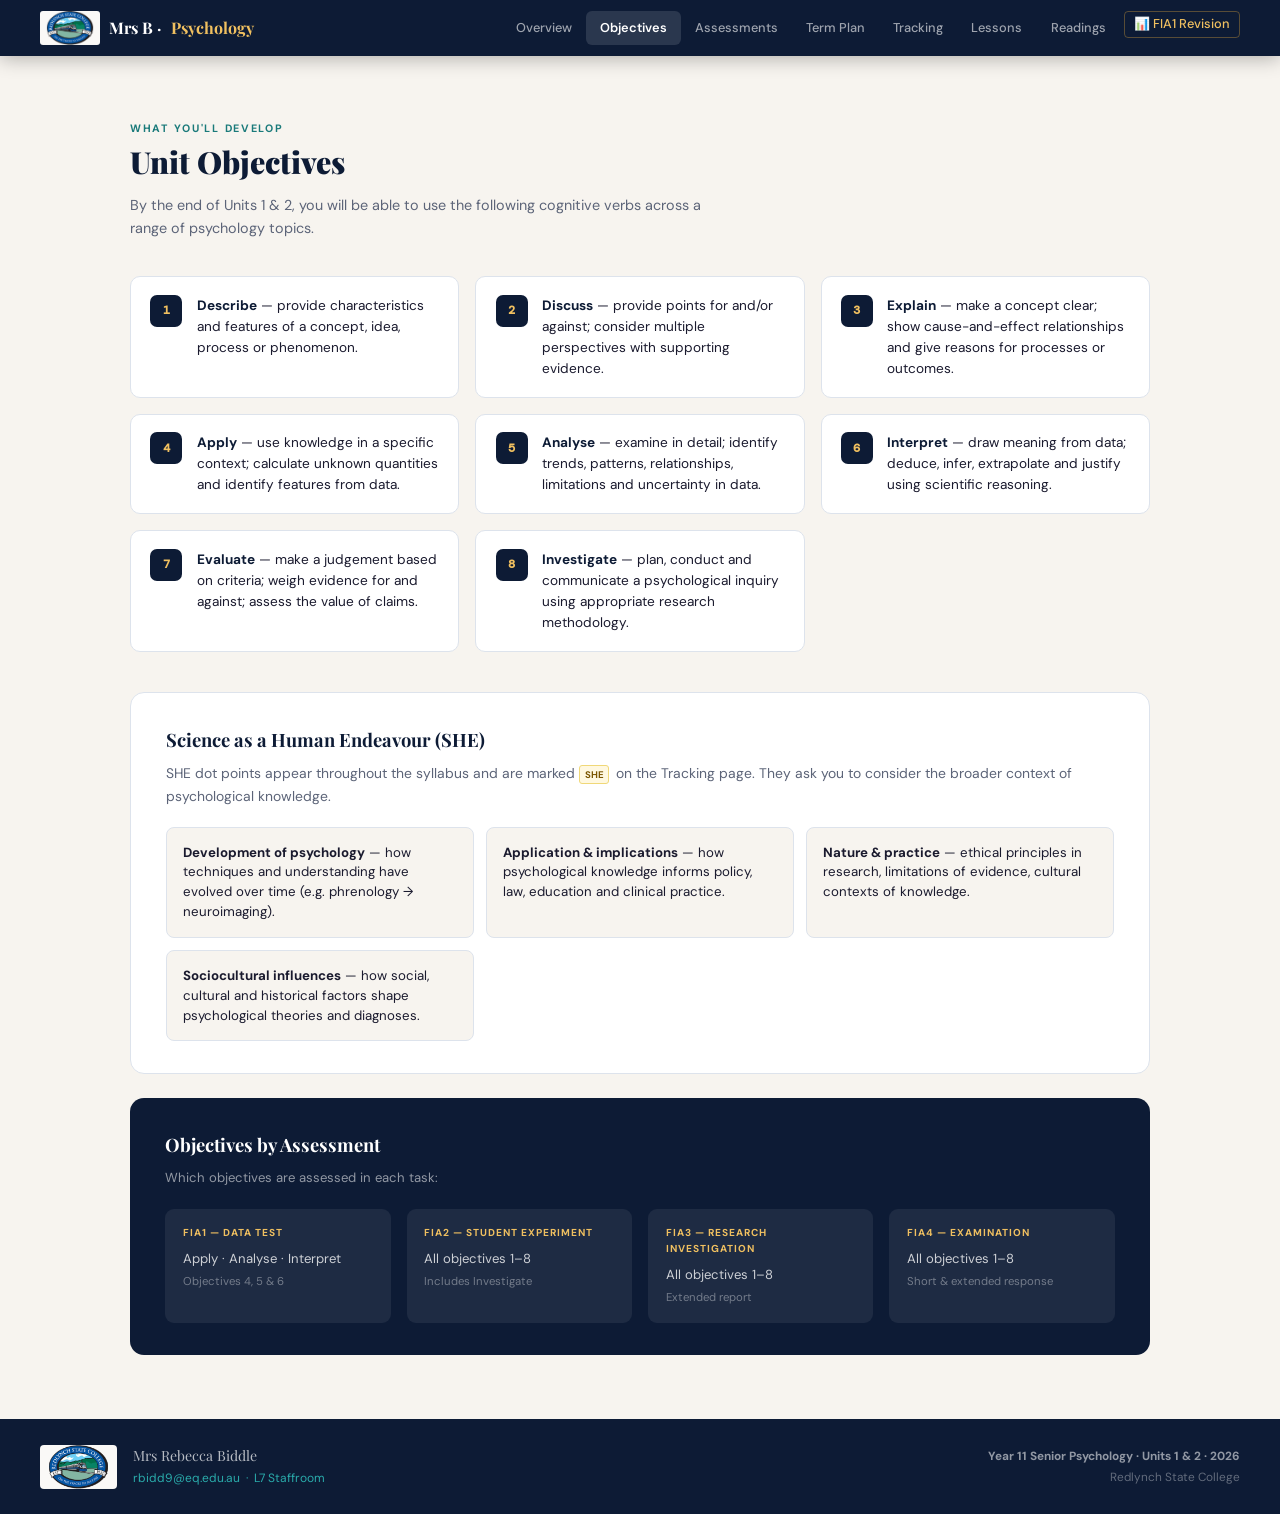
<file: objectives.html>
<!DOCTYPE html>
<html lang="en">
<head>
<meta charset="UTF-8"><meta name="viewport" content="width=device-width, initial-scale=1.0">
<title>Objectives | Year 11 Psychology</title>
<link rel="stylesheet" href="style.css">
</head>
<body>
<nav id="site-nav"></nav>
<main>
<div class="wrap">
  <div class="sec-label">What you'll develop</div>
  <h2 class="sec-title">Unit Objectives</h2>
  <p class="sec-sub">By the end of Units 1 &amp; 2, you will be able to use the following cognitive verbs across a range of psychology topics.</p>
  <div class="obj-grid" style="margin-bottom:2.5rem">
    <div class="obj-card"><div class="obj-num">1</div><div class="obj-text"><strong>Describe</strong> — provide characteristics and features of a concept, idea, process or phenomenon.</div></div>
    <div class="obj-card"><div class="obj-num">2</div><div class="obj-text"><strong>Discuss</strong> — provide points for and/or against; consider multiple perspectives with supporting evidence.</div></div>
    <div class="obj-card"><div class="obj-num">3</div><div class="obj-text"><strong>Explain</strong> — make a concept clear; show cause-and-effect relationships and give reasons for processes or outcomes.</div></div>
    <div class="obj-card"><div class="obj-num">4</div><div class="obj-text"><strong>Apply</strong> — use knowledge in a specific context; calculate unknown quantities and identify features from data.</div></div>
    <div class="obj-card"><div class="obj-num">5</div><div class="obj-text"><strong>Analyse</strong> — examine in detail; identify trends, patterns, relationships, limitations and uncertainty in data.</div></div>
    <div class="obj-card"><div class="obj-num">6</div><div class="obj-text"><strong>Interpret</strong> — draw meaning from data; deduce, infer, extrapolate and justify using scientific reasoning.</div></div>
    <div class="obj-card"><div class="obj-num">7</div><div class="obj-text"><strong>Evaluate</strong> — make a judgement based on criteria; weigh evidence for and against; assess the value of claims.</div></div>
    <div class="obj-card"><div class="obj-num">8</div><div class="obj-text"><strong>Investigate</strong> — plan, conduct and communicate a psychological inquiry using appropriate research methodology.</div></div>
  </div>
  <div style="background:var(--white);border:1px solid var(--border);border-radius:14px;padding:2rem 2.2rem;margin-bottom:1.5rem">
    <h3 style="font-family:'Playfair Display',serif;font-size:1.15rem;color:var(--navy);margin-bottom:.5rem">Science as a Human Endeavour (SHE)</h3>
    <p style="font-size:.87rem;color:var(--muted);line-height:1.65;margin-bottom:1.2rem">SHE dot points appear throughout the syllabus and are marked <span class="she">SHE</span> on the Tracking page. They ask you to consider the broader context of psychological knowledge.</p>
    <div style="display:grid;grid-template-columns:repeat(auto-fill,minmax(260px,1fr));gap:.8rem">
      <div style="background:var(--cream);border:1px solid var(--border);border-radius:8px;padding:.9rem 1rem;font-size:.83rem;line-height:1.5"><strong>Development of psychology</strong> — how techniques and understanding have evolved over time (e.g. phrenology → neuroimaging).</div>
      <div style="background:var(--cream);border:1px solid var(--border);border-radius:8px;padding:.9rem 1rem;font-size:.83rem;line-height:1.5"><strong>Application &amp; implications</strong> — how psychological knowledge informs policy, law, education and clinical practice.</div>
      <div style="background:var(--cream);border:1px solid var(--border);border-radius:8px;padding:.9rem 1rem;font-size:.83rem;line-height:1.5"><strong>Nature &amp; practice</strong> — ethical principles in research, limitations of evidence, cultural contexts of knowledge.</div>
      <div style="background:var(--cream);border:1px solid var(--border);border-radius:8px;padding:.9rem 1rem;font-size:.83rem;line-height:1.5"><strong>Sociocultural influences</strong> — how social, cultural and historical factors shape psychological theories and diagnoses.</div>
    </div>
  </div>
  <div style="background:var(--navy);border-radius:14px;padding:2rem 2.2rem;color:#fff">
    <h3 style="font-family:'Playfair Display',serif;font-size:1.15rem;margin-bottom:.5rem">Objectives by Assessment</h3>
    <p style="font-size:.82rem;color:rgba(255,255,255,.55);margin-bottom:1.3rem">Which objectives are assessed in each task:</p>
    <div style="display:grid;grid-template-columns:repeat(auto-fill,minmax(200px,1fr));gap:1rem">
      <div style="background:rgba(255,255,255,.07);border-radius:9px;padding:1rem 1.1rem"><div style="font-size:.63rem;letter-spacing:.1em;text-transform:uppercase;color:var(--gold-l);font-weight:700;margin-bottom:.4rem">FIA1 — Data Test</div><div style="font-size:.82rem;color:rgba(255,255,255,.78)">Apply · Analyse · Interpret</div><div style="font-size:.71rem;color:rgba(255,255,255,.38);margin-top:.25rem">Objectives 4, 5 &amp; 6</div></div>
      <div style="background:rgba(255,255,255,.07);border-radius:9px;padding:1rem 1.1rem"><div style="font-size:.63rem;letter-spacing:.1em;text-transform:uppercase;color:var(--gold-l);font-weight:700;margin-bottom:.4rem">FIA2 — Student Experiment</div><div style="font-size:.82rem;color:rgba(255,255,255,.78)">All objectives 1–8</div><div style="font-size:.71rem;color:rgba(255,255,255,.38);margin-top:.25rem">Includes Investigate</div></div>
      <div style="background:rgba(255,255,255,.07);border-radius:9px;padding:1rem 1.1rem"><div style="font-size:.63rem;letter-spacing:.1em;text-transform:uppercase;color:var(--gold-l);font-weight:700;margin-bottom:.4rem">FIA3 — Research Investigation</div><div style="font-size:.82rem;color:rgba(255,255,255,.78)">All objectives 1–8</div><div style="font-size:.71rem;color:rgba(255,255,255,.38);margin-top:.25rem">Extended report</div></div>
      <div style="background:rgba(255,255,255,.07);border-radius:9px;padding:1rem 1.1rem"><div style="font-size:.63rem;letter-spacing:.1em;text-transform:uppercase;color:var(--gold-l);font-weight:700;margin-bottom:.4rem">FIA4 — Examination</div><div style="font-size:.82rem;color:rgba(255,255,255,.78)">All objectives 1–8</div><div style="font-size:.71rem;color:rgba(255,255,255,.38);margin-top:.25rem">Short &amp; extended response</div></div>
    </div>
  </div>
</div>
</main>
<footer id="site-footer"></footer>
<script src="shared.js"></script>
</body>
</html>
</file>
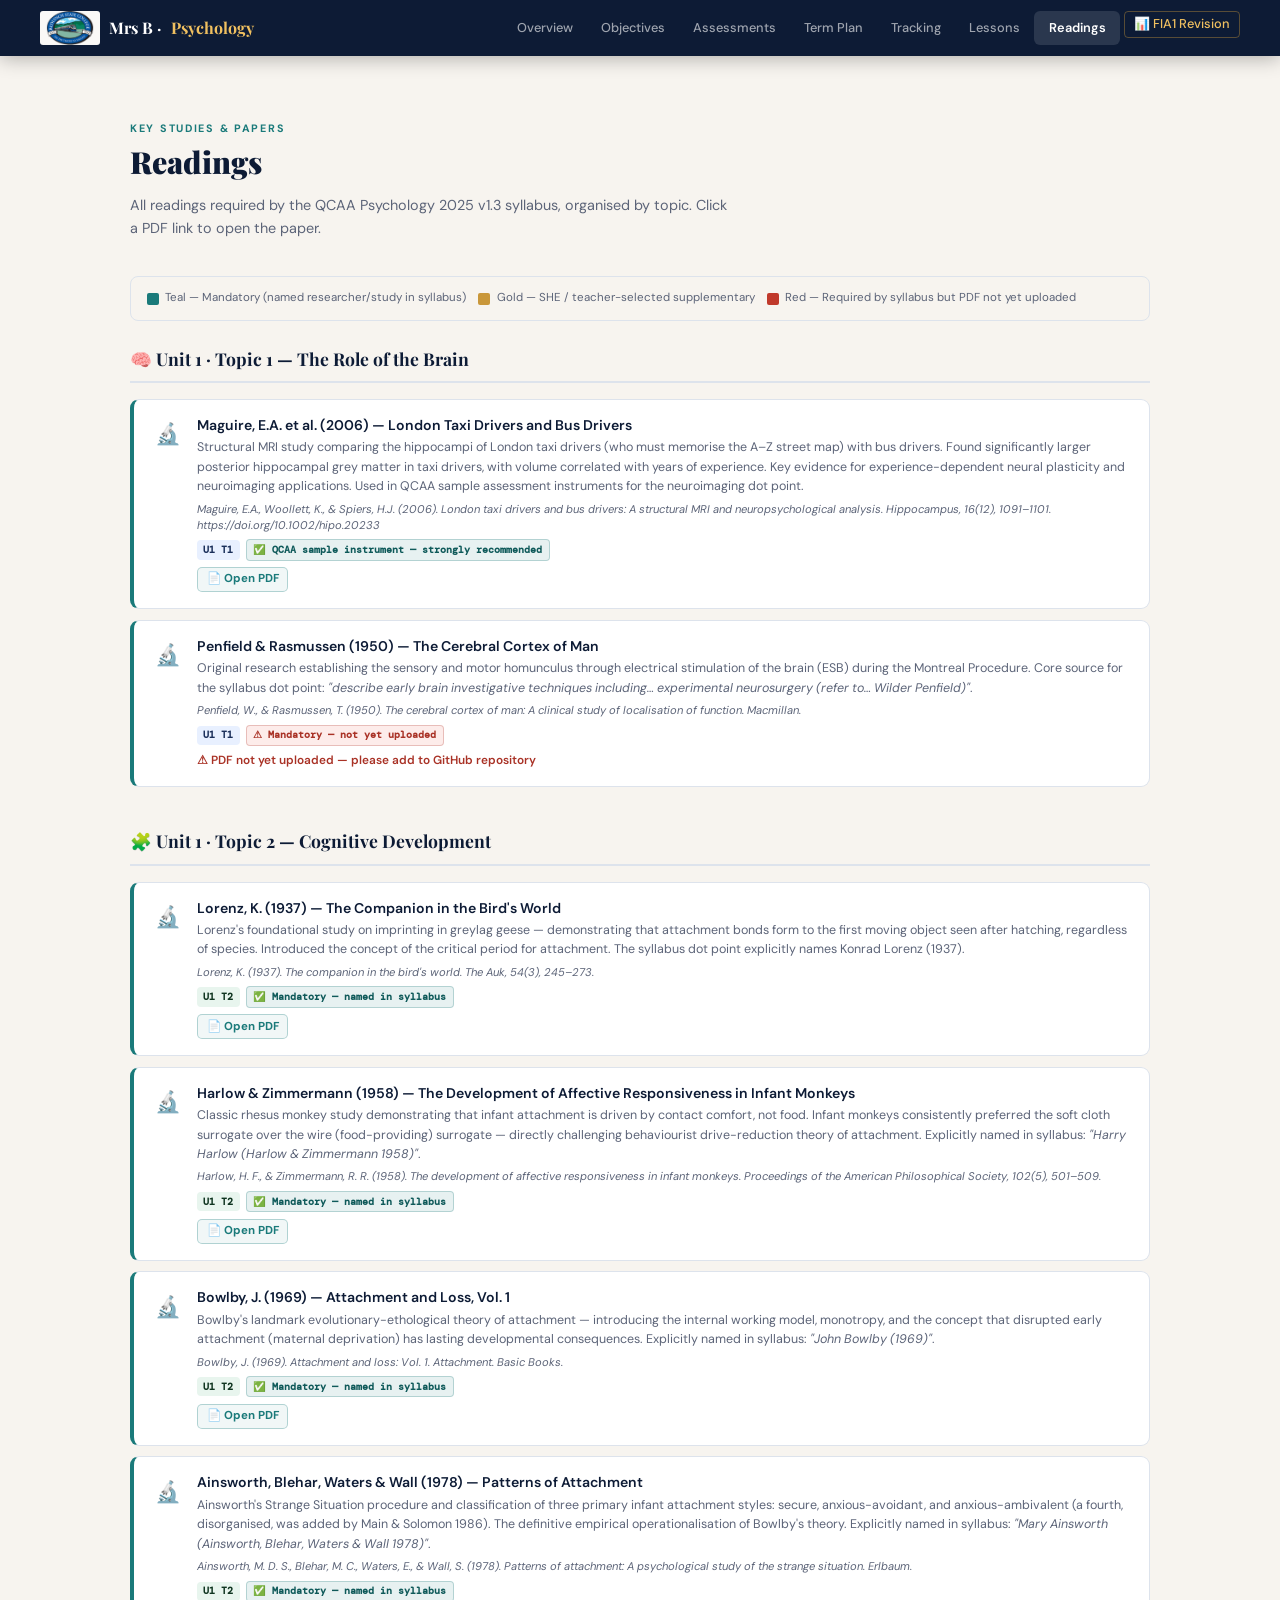
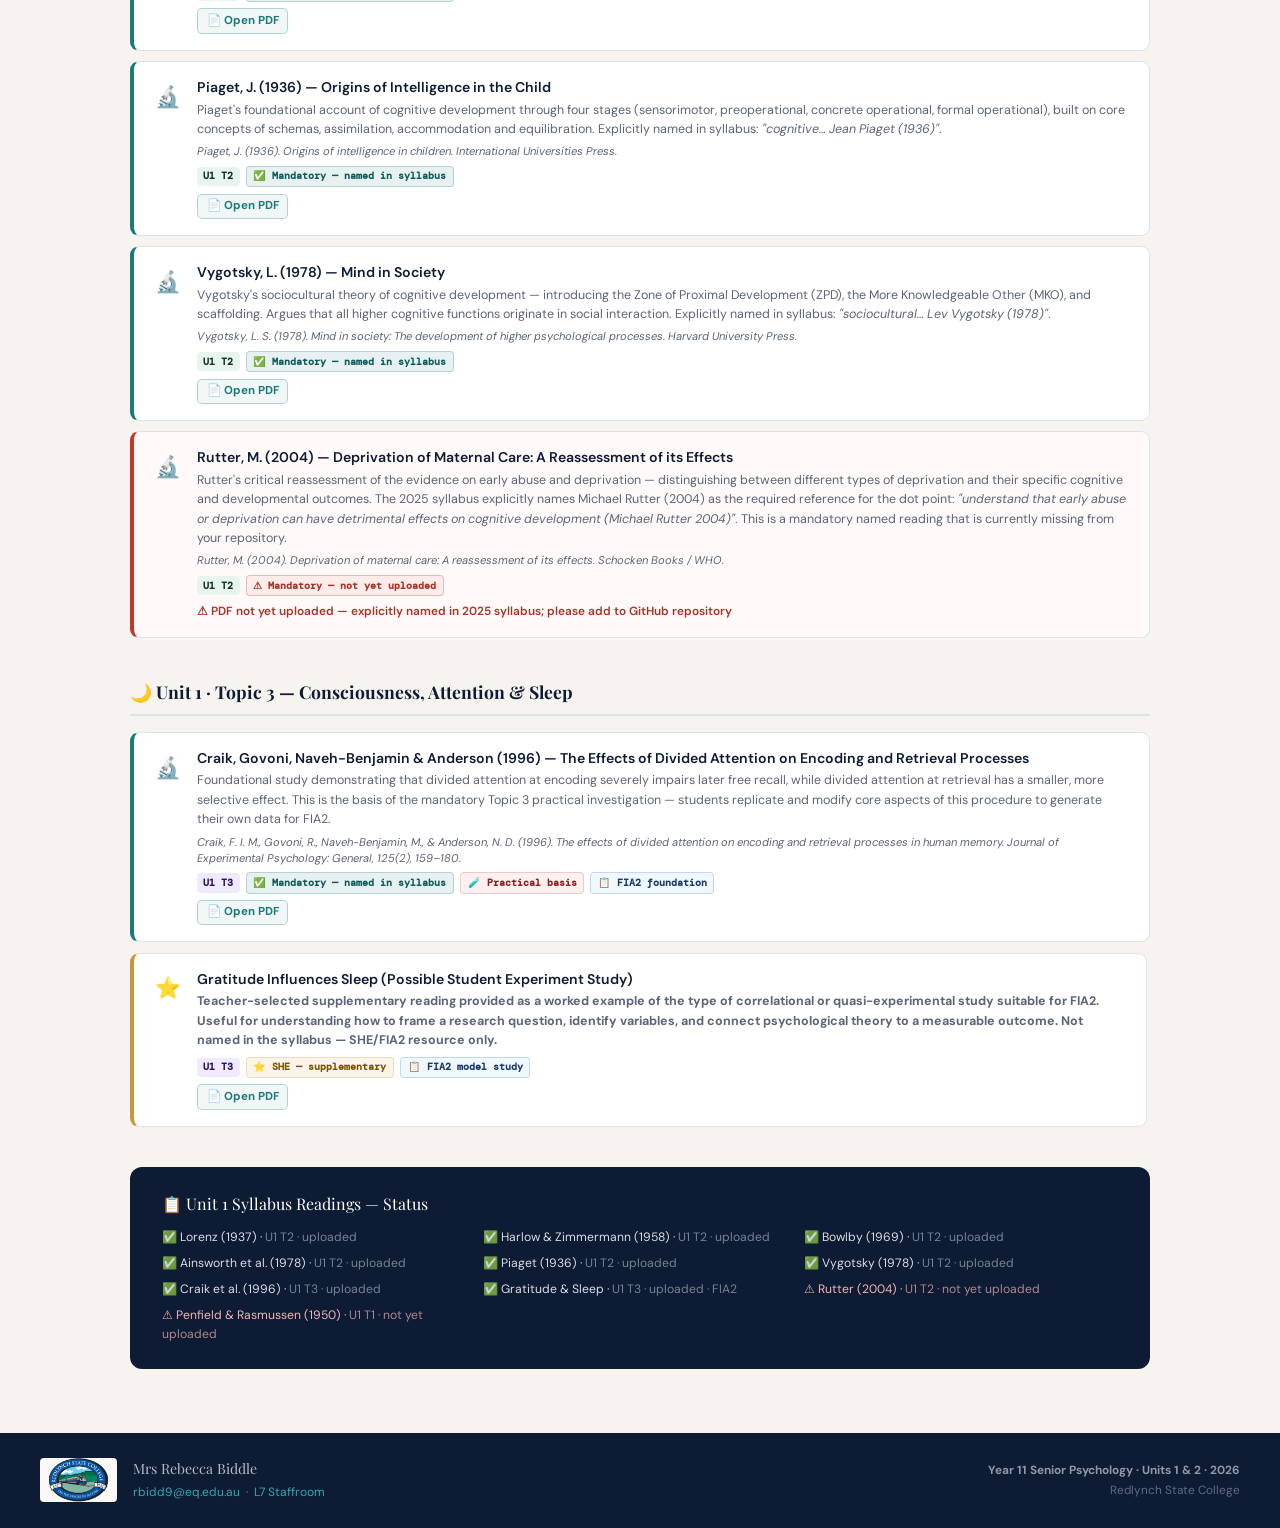
<file: readings.html>
<!DOCTYPE html>
<html lang="en">
<head>
<meta charset="UTF-8"><meta name="viewport" content="width=device-width,initial-scale=1.0">
<title>Readings | Year 11 Psychology</title>
<link rel="stylesheet" href="style.css">
<style>
.reading-section{margin-bottom:2.5rem}
.reading-section h3{font-family:'Playfair Display',serif;font-size:1.1rem;color:var(--navy);margin-bottom:1rem;padding-bottom:.5rem;border-bottom:2px solid var(--border)}
.reading-list{display:flex;flex-direction:column;gap:.65rem}
.reading-item{background:var(--white);border:1px solid var(--border);border-left:4px solid var(--border);border-radius:9px;padding:1rem 1.3rem;display:flex;gap:1rem;align-items:flex-start;transition:box-shadow .15s}
.reading-item:hover{box-shadow:0 3px 12px rgba(0,0,0,.07)}
.reading-item.mandatory{border-left-color:#1a7a7a}
.reading-item.she{border-left-color:#c9973a}
.reading-item.gap{border-left-color:#c0392b;background:#fffaf9}
.ri-icon{font-size:1.3rem;flex-shrink:0;margin-top:.1rem}
.ri-body{flex:1;min-width:0}
.ri-title{font-size:.88rem;font-weight:600;color:var(--navy);margin-bottom:.18rem;line-height:1.4}
.ri-sub{font-size:.78rem;color:var(--muted);line-height:1.55;margin-bottom:.25rem}
.ri-citation{font-size:.7rem;color:var(--muted);font-style:italic;margin-bottom:.3rem;line-height:1.45}
.ri-tags{display:flex;gap:.4rem;flex-wrap:wrap;margin-top:.4rem;align-items:center}
.ri-tag{font-size:.63rem;font-weight:700;padding:.1rem .4rem;border-radius:4px;font-family:'DM Mono',monospace;white-space:nowrap}
.tag-t1{background:#e8f0ff;color:#1a2f5a}
.tag-t2{background:#e8f5ee;color:#0f3520}
.tag-t3{background:#f0eaff;color:#2d0f5a}
.tag-u2{background:#faf0e8;color:#5a2f0f}
.tag-syll{background:rgba(26,122,122,.1);color:#0f5a5a;border:1px solid rgba(26,122,122,.25)}
.tag-she{background:rgba(201,151,58,.1);color:#7a5500;border:1px solid rgba(201,151,58,.25)}
.tag-prac{background:#fff0f0;color:#8a2020;border:1px solid rgba(180,50,50,.2)}
.tag-fia2{background:#f0f8ff;color:#1a3a6a;border:1px solid rgba(26,80,180,.2)}
.tag-gap{background:#fdecea;color:#a93226;border:1px solid rgba(169,50,38,.25)}
.ri-pdf-link{display:inline-flex;align-items:center;gap:.35rem;font-size:.72rem;font-weight:700;color:#1a7a7a;text-decoration:none;padding:.15rem .55rem;border-radius:5px;border:1px solid rgba(26,122,122,.3);background:rgba(26,122,122,.06);transition:all .15s;margin-top:.4rem}
.ri-pdf-link:hover{background:rgba(26,122,122,.14)}
.gap-note{font-size:.74rem;color:#a93226;font-weight:600;margin-top:.35rem}
.legend{display:flex;gap:.75rem;flex-wrap:wrap;margin-bottom:1.5rem;padding:.75rem 1rem;background:var(--cream);border-radius:8px;border:1px solid var(--border)}
.legend-item{display:flex;align-items:center;gap:.4rem;font-size:.72rem;color:var(--muted)}
.legend-stripe{width:12px;height:12px;border-radius:2px;flex-shrink:0}
</style>
</head>
<body>
<nav id="site-nav"></nav>
<main>
<div class="wrap">
  <div class="sec-label">Key studies &amp; papers</div>
  <h2 class="sec-title">Readings</h2>
  <p class="sec-sub">All readings required by the QCAA Psychology 2025 v1.3 syllabus, organised by topic. Click a PDF link to open the paper.</p>

  <div class="legend">
    <div class="legend-item"><div class="legend-stripe" style="background:#1a7a7a"></div>Teal — Mandatory (named researcher/study in syllabus)</div>
    <div class="legend-item"><div class="legend-stripe" style="background:#c9973a"></div>Gold — SHE / teacher-selected supplementary</div>
    <div class="legend-item"><div class="legend-stripe" style="background:#c0392b"></div>Red — Required by syllabus but PDF not yet uploaded</div>
  </div>

  <!-- ══════════════════════════════════════════════
       UNIT 1 TOPIC 1
  ══════════════════════════════════════════════ -->
  <div class="reading-section">
    <h3>🧠 Unit 1 · Topic 1 — The Role of the Brain</h3>
    <div class="reading-list">

      <div class="reading-item mandatory">
        <div class="ri-icon">🔬</div>
        <div class="ri-body">
          <div class="ri-title">Maguire, E.A. et al. (2006) — London Taxi Drivers and Bus Drivers</div>
          <div class="ri-sub">Structural MRI study comparing the hippocampi of London taxi drivers (who must memorise the A–Z street map) with bus drivers. Found significantly larger posterior hippocampal grey matter in taxi drivers, with volume correlated with years of experience. Key evidence for experience-dependent neural plasticity and neuroimaging applications. Used in QCAA sample assessment instruments for the neuroimaging dot point.</div>
          <div class="ri-citation">Maguire, E.A., Woollett, K., &amp; Spiers, H.J. (2006). London taxi drivers and bus drivers: A structural MRI and neuropsychological analysis. <em>Hippocampus, 16</em>(12), 1091–1101. https://doi.org/10.1002/hipo.20233</div>
          <div class="ri-tags">
            <span class="ri-tag tag-t1">U1 T1</span>
            <span class="ri-tag tag-syll">✅ QCAA sample instrument — strongly recommended</span>
          </div>
          <a class="ri-pdf-link" href="04 UNIT 1 STUDIES/Maguire_et_al-2006-Hippocampus.pdf" target="_blank">📄 Open PDF</a>
        </div>
      </div>

      <div class="reading-item mandatory">
        <div class="ri-icon">🔬</div>
        <div class="ri-body">
          <div class="ri-title">Penfield &amp; Rasmussen (1950) — The Cerebral Cortex of Man</div>
          <div class="ri-sub">Original research establishing the sensory and motor homunculus through electrical stimulation of the brain (ESB) during the Montreal Procedure. Core source for the syllabus dot point: <em>"describe early brain investigative techniques including… experimental neurosurgery (refer to… Wilder Penfield)"</em>.</div>
          <div class="ri-citation">Penfield, W., &amp; Rasmussen, T. (1950). The cerebral cortex of man: A clinical study of localisation of function. Macmillan.</div>
          <div class="ri-tags">
            <span class="ri-tag tag-t1">U1 T1</span>
            <span class="ri-tag tag-gap">⚠ Mandatory — not yet uploaded</span>
          </div>
          <div class="gap-note">⚠ PDF not yet uploaded — please add to GitHub repository</div>
        </div>
      </div>

    </div>
  </div>

  <!-- ══════════════════════════════════════════════
       UNIT 1 TOPIC 2
  ══════════════════════════════════════════════ -->
  <div class="reading-section">
    <h3>🧩 Unit 1 · Topic 2 — Cognitive Development</h3>
    <div class="reading-list">

      <div class="reading-item mandatory">
        <div class="ri-icon">🔬</div>
        <div class="ri-body">
          <div class="ri-title">Lorenz, K. (1937) — The Companion in the Bird's World</div>
          <div class="ri-sub">Lorenz's foundational study on imprinting in greylag geese — demonstrating that attachment bonds form to the first moving object seen after hatching, regardless of species. Introduced the concept of the critical period for attachment. The syllabus dot point explicitly names Konrad Lorenz (1937).</div>
          <div class="ri-citation">Lorenz, K. (1937). The companion in the bird's world. The Auk, 54(3), 245–273.</div>
          <div class="ri-tags">
            <span class="ri-tag tag-t2">U1 T2</span>
            <span class="ri-tag tag-syll">✅ Mandatory — named in syllabus</span>
          </div>
          <a class="ri-pdf-link" href="04 UNIT 1 STUDIES/U1T2 Lorenz,K. 1937.  The companion in the birds world.pdf" target="_blank">📄 Open PDF</a>
        </div>
      </div>

      <div class="reading-item mandatory">
        <div class="ri-icon">🔬</div>
        <div class="ri-body">
          <div class="ri-title">Harlow &amp; Zimmermann (1958) — The Development of Affective Responsiveness in Infant Monkeys</div>
          <div class="ri-sub">Classic rhesus monkey study demonstrating that infant attachment is driven by contact comfort, not food. Infant monkeys consistently preferred the soft cloth surrogate over the wire (food-providing) surrogate — directly challenging behaviourist drive-reduction theory of attachment. Explicitly named in syllabus: <em>"Harry Harlow (Harlow &amp; Zimmermann 1958)"</em>.</div>
          <div class="ri-citation">Harlow, H. F., &amp; Zimmermann, R. R. (1958). The development of affective responsiveness in infant monkeys. Proceedings of the American Philosophical Society, 102(5), 501–509.</div>
          <div class="ri-tags">
            <span class="ri-tag tag-t2">U1 T2</span>
            <span class="ri-tag tag-syll">✅ Mandatory — named in syllabus</span>
          </div>
          <a class="ri-pdf-link" href="04 UNIT 1 STUDIES/U1T2 Harlow _ Zimmermann 1958 The development of affective responsiveness in infant monkeys.pdf" target="_blank">📄 Open PDF</a>
        </div>
      </div>

      <div class="reading-item mandatory">
        <div class="ri-icon">🔬</div>
        <div class="ri-body">
          <div class="ri-title">Bowlby, J. (1969) — Attachment and Loss, Vol. 1</div>
          <div class="ri-sub">Bowlby's landmark evolutionary-ethological theory of attachment — introducing the internal working model, monotropy, and the concept that disrupted early attachment (maternal deprivation) has lasting developmental consequences. Explicitly named in syllabus: <em>"John Bowlby (1969)"</em>.</div>
          <div class="ri-citation">Bowlby, J. (1969). Attachment and loss: Vol. 1. Attachment. Basic Books.</div>
          <div class="ri-tags">
            <span class="ri-tag tag-t2">U1 T2</span>
            <span class="ri-tag tag-syll">✅ Mandatory — named in syllabus</span>
          </div>
          <a class="ri-pdf-link" href="04 UNIT 1 STUDIES/U1T2. Bowlby, J. 1969.  Attachment and Loss Vol 1.pdf" target="_blank">📄 Open PDF</a>
        </div>
      </div>

      <div class="reading-item mandatory">
        <div class="ri-icon">🔬</div>
        <div class="ri-body">
          <div class="ri-title">Ainsworth, Blehar, Waters &amp; Wall (1978) — Patterns of Attachment</div>
          <div class="ri-sub">Ainsworth's Strange Situation procedure and classification of three primary infant attachment styles: secure, anxious-avoidant, and anxious-ambivalent (a fourth, disorganised, was added by Main &amp; Solomon 1986). The definitive empirical operationalisation of Bowlby's theory. Explicitly named in syllabus: <em>"Mary Ainsworth (Ainsworth, Blehar, Waters &amp; Wall 1978)"</em>.</div>
          <div class="ri-citation">Ainsworth, M. D. S., Blehar, M. C., Waters, E., &amp; Wall, S. (1978). Patterns of attachment: A psychological study of the strange situation. Erlbaum.</div>
          <div class="ri-tags">
            <span class="ri-tag tag-t2">U1 T2</span>
            <span class="ri-tag tag-syll">✅ Mandatory — named in syllabus</span>
          </div>
          <a class="ri-pdf-link" href="04 UNIT 1 STUDIES/U1T2 Ainsworth MDS. Blehar, MC. et al. 1978.  Patterns of Attachment.pdf" target="_blank">📄 Open PDF</a>
        </div>
      </div>

      <div class="reading-item mandatory">
        <div class="ri-icon">🔬</div>
        <div class="ri-body">
          <div class="ri-title">Piaget, J. (1936) — Origins of Intelligence in the Child</div>
          <div class="ri-sub">Piaget's foundational account of cognitive development through four stages (sensorimotor, preoperational, concrete operational, formal operational), built on core concepts of schemas, assimilation, accommodation and equilibration. Explicitly named in syllabus: <em>"cognitive… Jean Piaget (1936)"</em>.</div>
          <div class="ri-citation">Piaget, J. (1936). Origins of intelligence in children. International Universities Press.</div>
          <div class="ri-tags">
            <span class="ri-tag tag-t2">U1 T2</span>
            <span class="ri-tag tag-syll">✅ Mandatory — named in syllabus</span>
          </div>
          <a class="ri-pdf-link" href="04 UNIT 1 STUDIES/U1T2 Piaget, J. 1936.  Origins of Intelligence in the child.pdf" target="_blank">📄 Open PDF</a>
        </div>
      </div>

      <div class="reading-item mandatory">
        <div class="ri-icon">🔬</div>
        <div class="ri-body">
          <div class="ri-title">Vygotsky, L. (1978) — Mind in Society</div>
          <div class="ri-sub">Vygotsky's sociocultural theory of cognitive development — introducing the Zone of Proximal Development (ZPD), the More Knowledgeable Other (MKO), and scaffolding. Argues that all higher cognitive functions originate in social interaction. Explicitly named in syllabus: <em>"sociocultural… Lev Vygotsky (1978)"</em>.</div>
          <div class="ri-citation">Vygotsky, L. S. (1978). Mind in society: The development of higher psychological processes. Harvard University Press.</div>
          <div class="ri-tags">
            <span class="ri-tag tag-t2">U1 T2</span>
            <span class="ri-tag tag-syll">✅ Mandatory — named in syllabus</span>
          </div>
          <a class="ri-pdf-link" href="04 UNIT 1 STUDIES/U1T2 Vygotsky, L. 1978.  Mind in Society.pdf" target="_blank">📄 Open PDF</a>
        </div>
      </div>

      <div class="reading-item gap">
        <div class="ri-icon">🔬</div>
        <div class="ri-body">
          <div class="ri-title">Rutter, M. (2004) — Deprivation of Maternal Care: A Reassessment of its Effects</div>
          <div class="ri-sub">Rutter's critical reassessment of the evidence on early abuse and deprivation — distinguishing between different types of deprivation and their specific cognitive and developmental outcomes. The 2025 syllabus explicitly names Michael Rutter (2004) as the required reference for the dot point: <em>"understand that early abuse or deprivation can have detrimental effects on cognitive development (Michael Rutter 2004)"</em>. This is a mandatory named reading that is currently missing from your repository.</div>
          <div class="ri-citation">Rutter, M. (2004). Deprivation of maternal care: A reassessment of its effects. Schocken Books / WHO.</div>
          <div class="ri-tags">
            <span class="ri-tag tag-t2">U1 T2</span>
            <span class="ri-tag tag-gap">⚠ Mandatory — not yet uploaded</span>
          </div>
          <div class="gap-note">⚠ PDF not yet uploaded — explicitly named in 2025 syllabus; please add to GitHub repository</div>
        </div>
      </div>

    </div>
  </div>

  <!-- ══════════════════════════════════════════════
       UNIT 1 TOPIC 3
  ══════════════════════════════════════════════ -->
  <div class="reading-section">
    <h3>🌙 Unit 1 · Topic 3 — Consciousness, Attention &amp; Sleep</h3>
    <div class="reading-list">

      <div class="reading-item mandatory">
        <div class="ri-icon">🔬</div>
        <div class="ri-body">
          <div class="ri-title">Craik, Govoni, Naveh-Benjamin &amp; Anderson (1996) — The Effects of Divided Attention on Encoding and Retrieval Processes</div>
          <div class="ri-sub">Foundational study demonstrating that divided attention at encoding severely impairs later free recall, while divided attention at retrieval has a smaller, more selective effect. This is the basis of the mandatory Topic 3 practical investigation — students replicate and modify core aspects of this procedure to generate their own data for FIA2.</div>
          <div class="ri-citation">Craik, F. I. M., Govoni, R., Naveh-Benjamin, M., &amp; Anderson, N. D. (1996). The effects of divided attention on encoding and retrieval processes in human memory. Journal of Experimental Psychology: General, 125(2), 159–180.</div>
          <div class="ri-tags">
            <span class="ri-tag tag-t3">U1 T3</span>
            <span class="ri-tag tag-syll">✅ Mandatory — named in syllabus</span>
            <span class="ri-tag tag-prac">🧪 Practical basis</span>
            <span class="ri-tag tag-fia2">📋 FIA2 foundation</span>
          </div>
          <a class="ri-pdf-link" href="04 UNIT 1 STUDIES/U1T3 Craik, FIM. et al. 1996.  The effects of divided attention on encoding and retrieval processes.pdf" target="_blank">📄 Open PDF</a>
        </div>
      </div>

      <div class="reading-item she">
        <div class="ri-icon">⭐</div>
        <div class="ri-body">
          <div class="ri-title">Gratitude Influences Sleep (Possible Student Experiment Study)</div>
          <div class="ri-sub">Teacher-selected supplementary reading provided as a worked example of the type of correlational or quasi-experimental study suitable for FIA2. Useful for understanding how to frame a research question, identify variables, and connect psychological theory to a measurable outcome. Not named in the syllabus — SHE/FIA2 resource only.</div>
          <div class="ri-tags">
            <span class="ri-tag tag-t3">U1 T3</span>
            <span class="ri-tag tag-she">⭐ SHE — supplementary</span>
            <span class="ri-tag tag-fia2">📋 FIA2 model study</span>
          </div>
          <a class="ri-pdf-link" href="04 UNIT 1 STUDIES/U1T3 Possible Student Experiment study - Gratitude Influences Sleep.pdf" target="_blank">📄 Open PDF</a>
        </div>
      </div>

    </div>
  </div>

  <!-- ══════════════════════════════════════════════
       CHECKLIST SUMMARY
  ══════════════════════════════════════════════ -->
  <div style="background:var(--navy);border-radius:12px;padding:1.5rem 2rem;margin-top:.5rem">
    <div style="font-family:'Playfair Display',serif;font-size:1rem;color:#fff;margin-bottom:.75rem">📋 Unit 1 Syllabus Readings — Status</div>
    <div style="display:grid;grid-template-columns:repeat(auto-fill,minmax(280px,1fr));gap:.4rem;font-size:.76rem;line-height:1.6">
      <div style="color:rgba(255,255,255,.85)">✅ Lorenz (1937) · <span style="color:rgba(255,255,255,.45)">U1 T2 · uploaded</span></div>
      <div style="color:rgba(255,255,255,.85)">✅ Harlow &amp; Zimmermann (1958) · <span style="color:rgba(255,255,255,.45)">U1 T2 · uploaded</span></div>
      <div style="color:rgba(255,255,255,.85)">✅ Bowlby (1969) · <span style="color:rgba(255,255,255,.45)">U1 T2 · uploaded</span></div>
      <div style="color:rgba(255,255,255,.85)">✅ Ainsworth et al. (1978) · <span style="color:rgba(255,255,255,.45)">U1 T2 · uploaded</span></div>
      <div style="color:rgba(255,255,255,.85)">✅ Piaget (1936) · <span style="color:rgba(255,255,255,.45)">U1 T2 · uploaded</span></div>
      <div style="color:rgba(255,255,255,.85)">✅ Vygotsky (1978) · <span style="color:rgba(255,255,255,.45)">U1 T2 · uploaded</span></div>
      <div style="color:rgba(255,255,255,.85)">✅ Craik et al. (1996) · <span style="color:rgba(255,255,255,.45)">U1 T3 · uploaded</span></div>
      <div style="color:rgba(255,255,255,.85)">✅ Gratitude &amp; Sleep · <span style="color:rgba(255,255,255,.45)">U1 T3 · uploaded · FIA2</span></div>
      <div style="color:#f4b5b0">⚠ Rutter (2004) · <span style="opacity:.7">U1 T2 · not yet uploaded</span></div>
      <div style="color:#f4b5b0">⚠ Penfield &amp; Rasmussen (1950) · <span style="opacity:.7">U1 T1 · not yet uploaded</span></div>
    </div>
  </div>

</div>
</main>
<footer id="site-footer"></footer>
<script src="shared.js"></script>
</body>
</html>
</file>
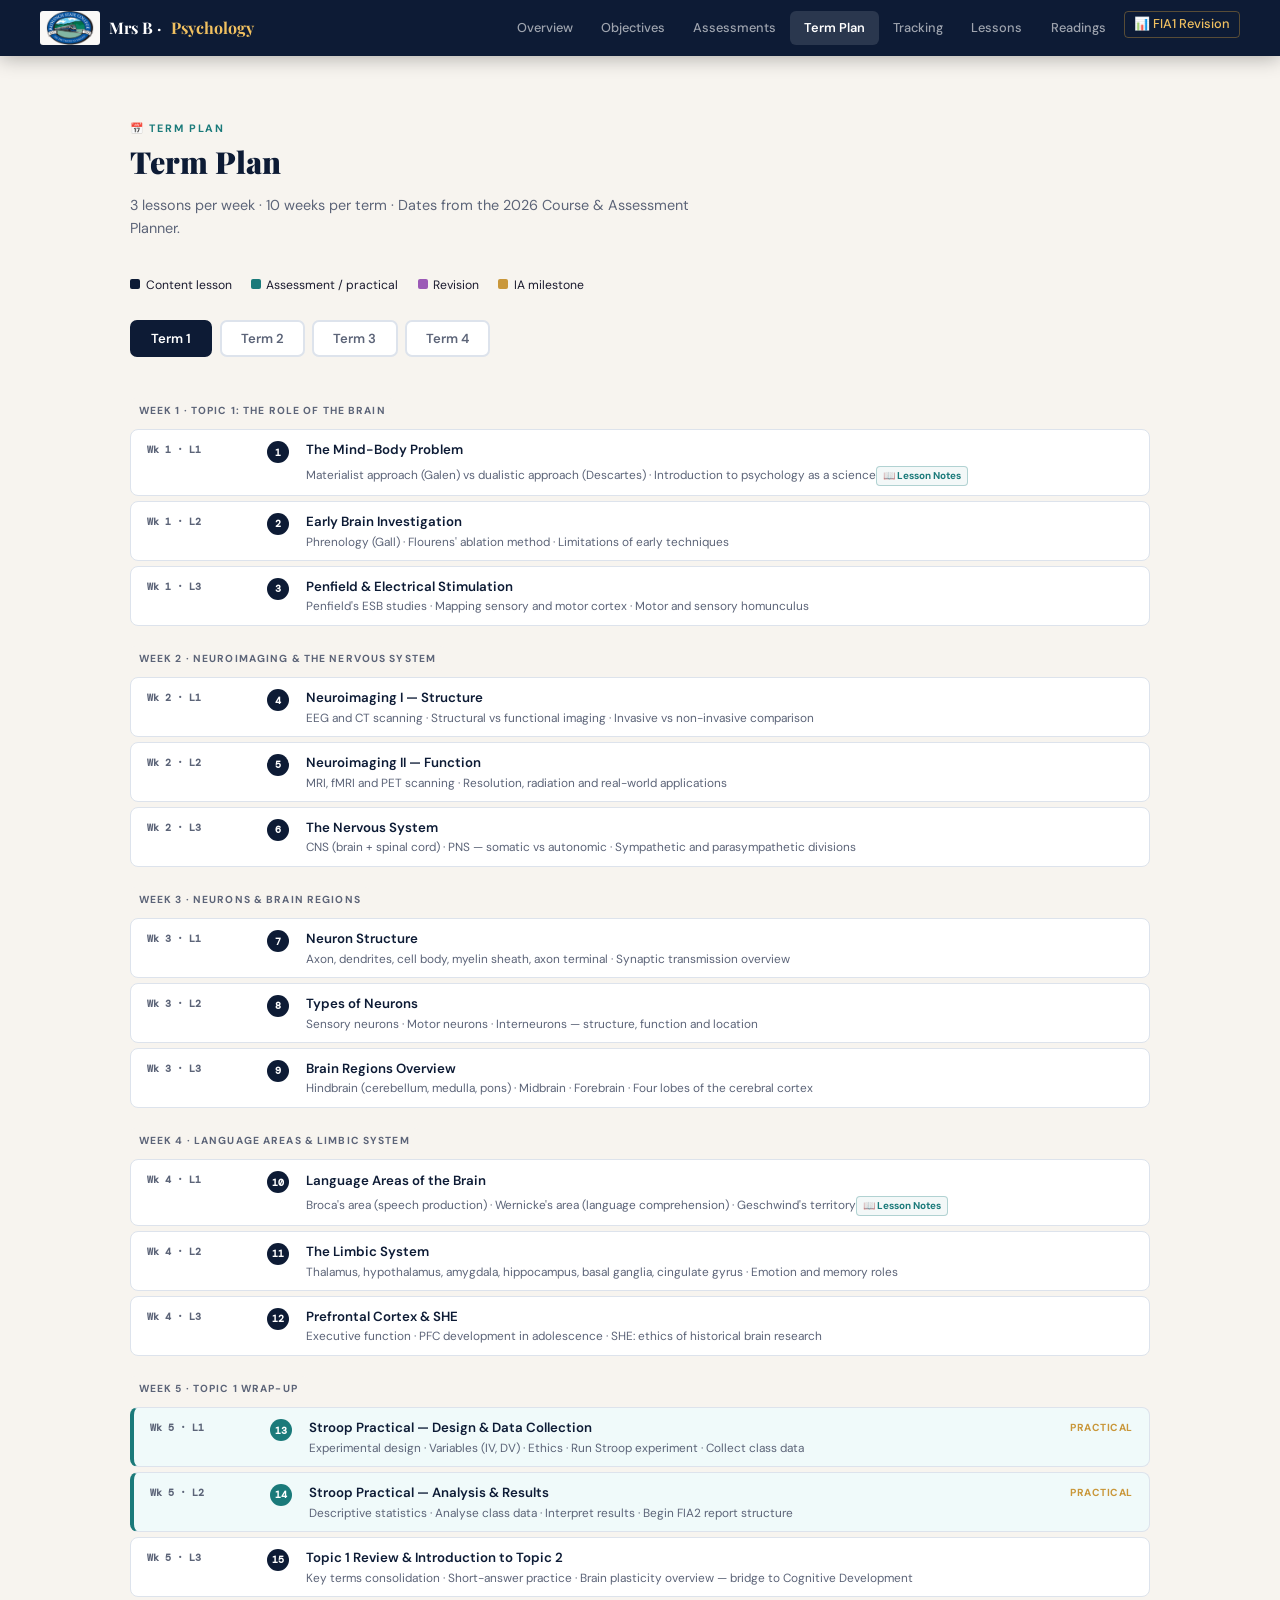
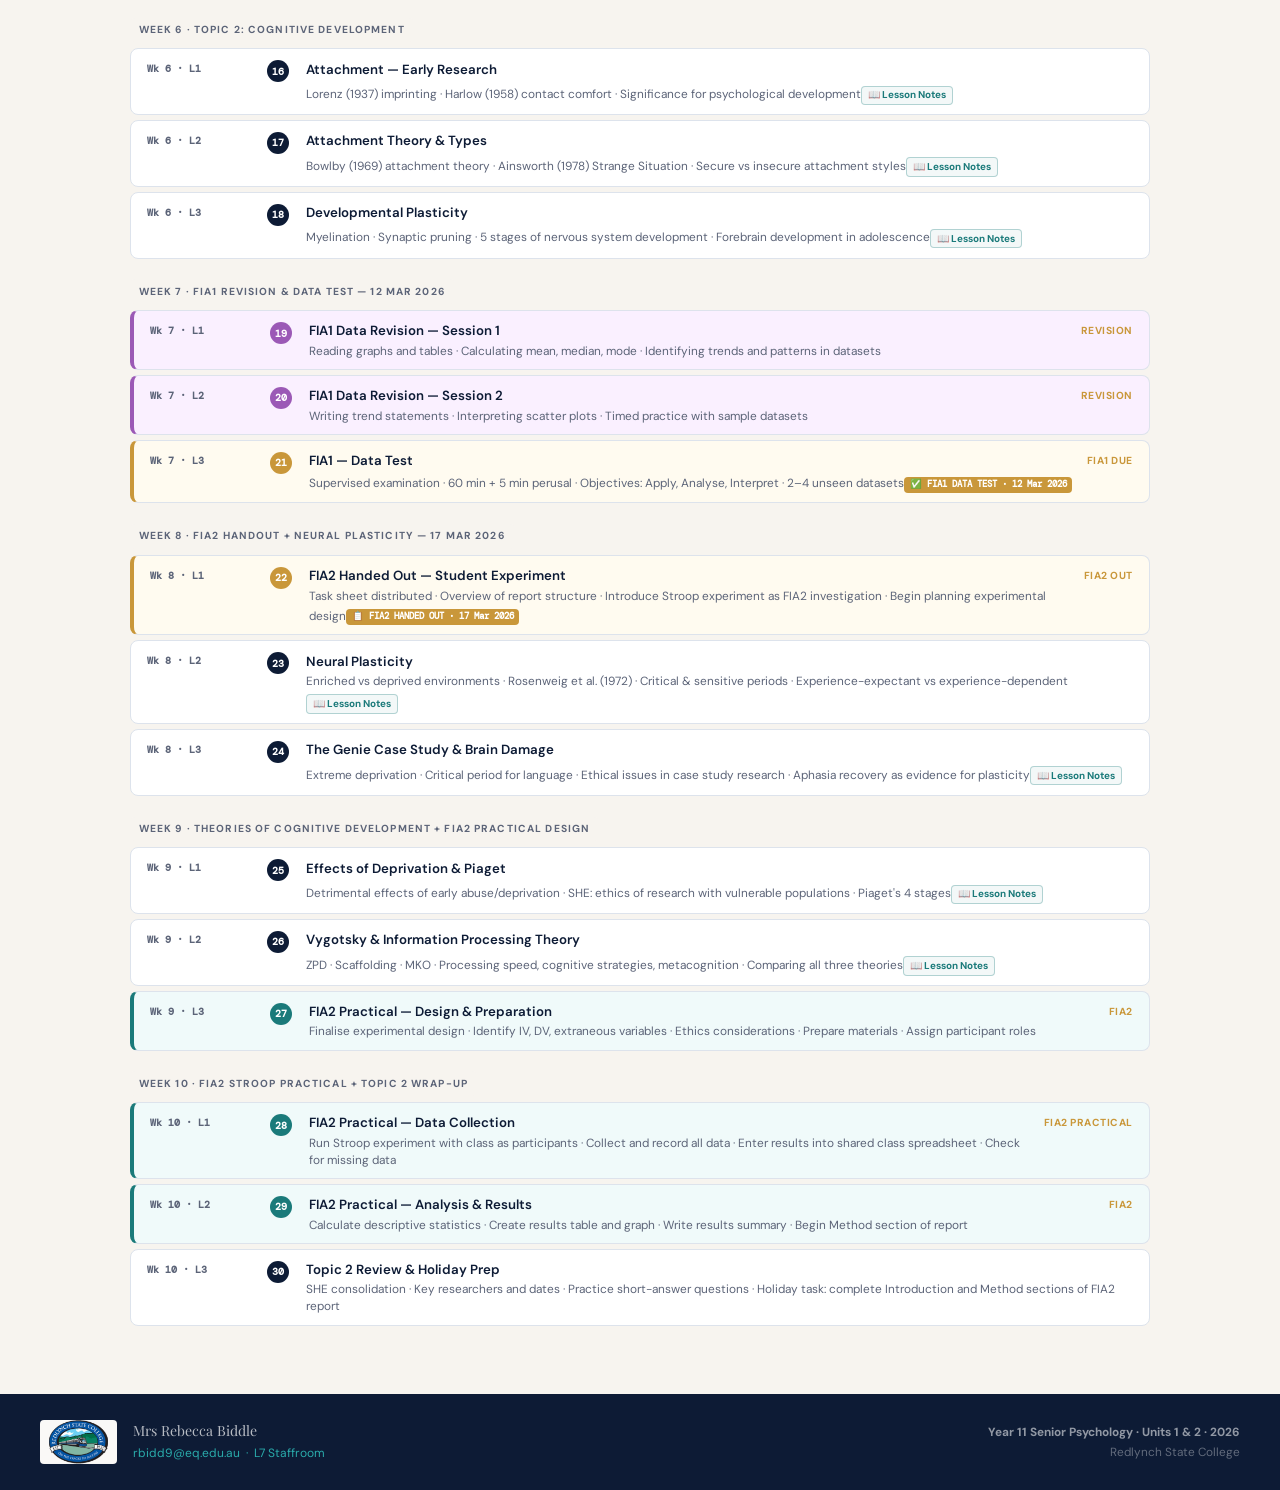
<file: termplan.html>
<!DOCTYPE html>
<html lang="en">
<head>
<meta charset="UTF-8"><meta name="viewport" content="width=device-width, initial-scale=1.0">
<title>Term Plan | Year 11 Psychology</title>
<link rel="stylesheet" href="style.css">
<style>
.lesson-row{display:grid;grid-template-columns:110px 28px 1fr auto;gap:.65rem;align-items:start;padding:.58rem 1rem;background:var(--white);border:1px solid var(--border);border-radius:8px;margin-bottom:.3rem;font-size:.82rem}
.lesson-row.hl{border-left:4px solid var(--gold);background:#fffbf0}
.lesson-row.ia{border-left:4px solid var(--teal);background:#f0fafa}
.lesson-row.rev{border-left:4px solid #9b59b6;background:#faf0ff}
.lr-week{font-family:'DM Mono',monospace;font-size:.65rem;font-weight:600;color:var(--muted);padding-top:.18rem;white-space:nowrap}
.lr-num{width:22px;height:22px;border-radius:50%;background:var(--navy);color:#fff;display:flex;align-items:center;justify-content:center;font-size:.6rem;font-weight:700;flex-shrink:0;font-family:'DM Mono',monospace;margin-top:.12rem}
.lr-num.rev{background:#9b59b6}.lr-num.ia{background:var(--teal)}.lr-num.gold{background:var(--gold)}
.lr-title{font-weight:600;color:var(--navy);margin-bottom:.08rem;font-size:.83rem}
.lr-sub{font-size:.74rem;color:var(--muted);line-height:1.43}
.lr-badge{display:inline-block;color:#fff;font-size:.58rem;font-weight:700;padding:.1rem .36rem;border-radius:4px;font-family:'DM Mono',monospace;margin-top:.26rem;white-space:nowrap}
.lr-badge.navy{background:var(--navy)}.lr-badge.teal{background:var(--teal)}.lr-badge.purple{background:#9b59b6}.lr-badge.gold{background:var(--gold)}
.lr-right{font-size:.64rem;font-weight:700;letter-spacing:.05em;text-transform:uppercase;color:var(--gold);white-space:nowrap;padding-top:.18rem;text-align:right}
.wk-div{font-size:.64rem;font-weight:700;letter-spacing:.11em;text-transform:uppercase;color:var(--muted);margin:1rem 0 .38rem;padding:.26rem .55rem;background:var(--cream);border-radius:5px;display:inline-block}
.legend{display:flex;gap:1.2rem;flex-wrap:wrap;margin-bottom:1.5rem;font-size:.76rem;align-items:center}
.leg-dot{width:10px;height:10px;border-radius:2px;flex-shrink:0;display:inline-block;margin-right:.35rem}
</style>
</head>
<body>
<nav id="site-nav"></nav>
<main><div class="wrap">
  <div class="sec-label">📅 Term Plan</div>
  <h2 class="sec-title">Term Plan</h2>
  <p class="sec-sub">3 lessons per week · 10 weeks per term · Dates from the 2026 Course &amp; Assessment Planner.</p>
  <div class="legend">
    <span><span class="leg-dot" style="background:var(--navy)"></span>Content lesson</span>
    <span><span class="leg-dot" style="background:var(--teal)"></span>Assessment / practical</span>
    <span><span class="leg-dot" style="background:#9b59b6"></span>Revision</span>
    <span><span class="leg-dot" style="background:var(--gold)"></span>IA milestone</span>
  </div>

  <div class="term-tabs">
    <button class="term-tab active" onclick="showTerm(1,this)">Term 1</button>
    <button class="term-tab" onclick="showTerm(2,this)">Term 2</button>
    <button class="term-tab" onclick="showTerm(3,this)">Term 3</button>
    <button class="term-tab" onclick="showTerm(4,this)">Term 4</button>
  </div>

  <!-- ══════ TERM 1 ══════ -->
  <div class="term-panel active" id="t1">
    <div class="wk-div">Week 1 · Topic 1: The Role of the Brain</div>
    <div id="tp-1-1-1" class="lesson-row"><div class="lr-week">Wk 1 · L1</div><div class="lr-num">1</div><div><div class="lr-title">The Mind-Body Problem</div><div class="lr-sub">Materialist approach (Galen) vs dualistic approach (Descartes) · Introduction to psychology as a science<a href="lessons.html" onclick="event.preventDefault();sessionStorage.setItem('openLesson','1-1-1');sessionStorage.setItem('openTopic','u1t1');location.href='lessons.html';" style="display:inline-flex;align-items:center;gap:.25rem;font-size:.62rem;font-weight:700;color:var(--teal);text-decoration:none;margin-top:.28rem;padding:.1rem .38rem;border-radius:4px;border:1px solid rgba(26,122,122,.3);background:rgba(26,122,122,.05)">📖 Lesson Notes</a></div></div><div></div></div>
    <div class="lesson-row"><div class="lr-week">Wk 1 · L2</div><div class="lr-num">2</div><div><div class="lr-title">Early Brain Investigation</div><div class="lr-sub">Phrenology (Gall) · Flourens' ablation method · Limitations of early techniques</div></div><div></div></div>
    <div class="lesson-row"><div class="lr-week">Wk 1 · L3</div><div class="lr-num">3</div><div><div class="lr-title">Penfield &amp; Electrical Stimulation</div><div class="lr-sub">Penfield's ESB studies · Mapping sensory and motor cortex · Motor and sensory homunculus</div></div><div></div></div>

    <div class="wk-div">Week 2 · Neuroimaging &amp; the Nervous System</div>
    <div class="lesson-row"><div class="lr-week">Wk 2 · L1</div><div class="lr-num">4</div><div><div class="lr-title">Neuroimaging I — Structure</div><div class="lr-sub">EEG and CT scanning · Structural vs functional imaging · Invasive vs non-invasive comparison</div></div><div></div></div>
    <div class="lesson-row"><div class="lr-week">Wk 2 · L2</div><div class="lr-num">5</div><div><div class="lr-title">Neuroimaging II — Function</div><div class="lr-sub">MRI, fMRI and PET scanning · Resolution, radiation and real-world applications</div></div><div></div></div>
    <div class="lesson-row"><div class="lr-week">Wk 2 · L3</div><div class="lr-num">6</div><div><div class="lr-title">The Nervous System</div><div class="lr-sub">CNS (brain + spinal cord) · PNS — somatic vs autonomic · Sympathetic and parasympathetic divisions</div></div><div></div></div>

    <div class="wk-div">Week 3 · Neurons &amp; Brain Regions</div>
    <div class="lesson-row"><div class="lr-week">Wk 3 · L1</div><div class="lr-num">7</div><div><div class="lr-title">Neuron Structure</div><div class="lr-sub">Axon, dendrites, cell body, myelin sheath, axon terminal · Synaptic transmission overview</div></div><div></div></div>
    <div class="lesson-row"><div class="lr-week">Wk 3 · L2</div><div class="lr-num">8</div><div><div class="lr-title">Types of Neurons</div><div class="lr-sub">Sensory neurons · Motor neurons · Interneurons — structure, function and location</div></div><div></div></div>
    <div id="tp-1-1-8" class="lesson-row"><div class="lr-week">Wk 3 · L3</div><div class="lr-num">9</div><div><div class="lr-title">Brain Regions Overview</div><div class="lr-sub">Hindbrain (cerebellum, medulla, pons) · Midbrain · Forebrain · Four lobes of the cerebral cortex</div></div><div></div></div>

    <div class="wk-div">Week 4 · Language Areas &amp; Limbic System</div>
    <div id="tp-1-1-8" class="lesson-row"><div class="lr-week">Wk 4 · L1</div><div class="lr-num">10</div><div><div class="lr-title">Language Areas of the Brain</div><div class="lr-sub">Broca's area (speech production) · Wernicke's area (language comprehension) · Geschwind's territory<a href="lessons.html" onclick="event.preventDefault();sessionStorage.setItem('openLesson','1-1-8');sessionStorage.setItem('openTopic','u1t1');location.href='lessons.html';" style="display:inline-flex;align-items:center;gap:.25rem;font-size:.62rem;font-weight:700;color:var(--teal);text-decoration:none;margin-top:.28rem;padding:.1rem .38rem;border-radius:4px;border:1px solid rgba(26,122,122,.3);background:rgba(26,122,122,.05)">📖 Lesson Notes</a></div></div><div></div></div>
    <div class="lesson-row"><div class="lr-week">Wk 4 · L2</div><div class="lr-num">11</div><div><div class="lr-title">The Limbic System</div><div class="lr-sub">Thalamus, hypothalamus, amygdala, hippocampus, basal ganglia, cingulate gyrus · Emotion and memory roles</div></div><div></div></div>
    <div class="lesson-row"><div class="lr-week">Wk 4 · L3</div><div class="lr-num">12</div><div><div class="lr-title">Prefrontal Cortex &amp; SHE</div><div class="lr-sub">Executive function · PFC development in adolescence · SHE: ethics of historical brain research</div></div><div></div></div>

    <div class="wk-div">Week 5 · Topic 1 Wrap-Up</div>
    <div class="lesson-row ia"><div class="lr-week">Wk 5 · L1</div><div class="lr-num ia">13</div><div><div class="lr-title">Stroop Practical — Design &amp; Data Collection</div><div class="lr-sub">Experimental design · Variables (IV, DV) · Ethics · Run Stroop experiment · Collect class data</div></div><div class="lr-right">PRACTICAL</div></div>
    <div class="lesson-row ia"><div class="lr-week">Wk 5 · L2</div><div class="lr-num ia">14</div><div><div class="lr-title">Stroop Practical — Analysis &amp; Results</div><div class="lr-sub">Descriptive statistics · Analyse class data · Interpret results · Begin FIA2 report structure</div></div><div class="lr-right">PRACTICAL</div></div>
    <div id="tp-1-2-3" class="lesson-row"><div class="lr-week">Wk 5 · L3</div><div class="lr-num">15</div><div><div class="lr-title">Topic 1 Review &amp; Introduction to Topic 2</div><div class="lr-sub">Key terms consolidation · Short-answer practice · Brain plasticity overview — bridge to Cognitive Development</div></div><div></div></div>

    <div class="wk-div">Week 6 · Topic 2: Cognitive Development</div>
    <div id="tp-1-2-3" class="lesson-row"><div class="lr-week">Wk 6 · L1</div><div class="lr-num">16</div><div><div class="lr-title">Attachment — Early Research</div><div class="lr-sub">Lorenz (1937) imprinting · Harlow (1958) contact comfort · Significance for psychological development<a href="lessons.html" onclick="event.preventDefault();sessionStorage.setItem('openLesson','1-2-3');sessionStorage.setItem('openTopic','u1t2');location.href='lessons.html';" style="display:inline-flex;align-items:center;gap:.25rem;font-size:.62rem;font-weight:700;color:var(--teal);text-decoration:none;margin-top:.28rem;padding:.1rem .38rem;border-radius:4px;border:1px solid rgba(26,122,122,.3);background:rgba(26,122,122,.05)">📖 Lesson Notes</a></div></div><div></div></div>
    <div id="tp-1-2-3" class="lesson-row"><div class="lr-week">Wk 6 · L2</div><div class="lr-num">17</div><div><div class="lr-title">Attachment Theory &amp; Types</div><div class="lr-sub">Bowlby (1969) attachment theory · Ainsworth (1978) Strange Situation · Secure vs insecure attachment styles<a href="lessons.html" onclick="event.preventDefault();sessionStorage.setItem('openLesson','1-2-3');sessionStorage.setItem('openTopic','u1t2');location.href='lessons.html';" style="display:inline-flex;align-items:center;gap:.25rem;font-size:.62rem;font-weight:700;color:var(--teal);text-decoration:none;margin-top:.28rem;padding:.1rem .38rem;border-radius:4px;border:1px solid rgba(26,122,122,.3);background:rgba(26,122,122,.05)">📖 Lesson Notes</a></div></div><div></div></div>
    <div id="tp-1-2-1" class="lesson-row"><div class="lr-week">Wk 6 · L3</div><div class="lr-num">18</div><div><div class="lr-title">Developmental Plasticity</div><div class="lr-sub">Myelination · Synaptic pruning · 5 stages of nervous system development · Forebrain development in adolescence<a href="lessons.html" onclick="event.preventDefault();sessionStorage.setItem('openLesson','1-2-1');sessionStorage.setItem('openTopic','u1t2');location.href='lessons.html';" style="display:inline-flex;align-items:center;gap:.25rem;font-size:.62rem;font-weight:700;color:var(--teal);text-decoration:none;margin-top:.28rem;padding:.1rem .38rem;border-radius:4px;border:1px solid rgba(26,122,122,.3);background:rgba(26,122,122,.05)">📖 Lesson Notes</a></div></div><div></div></div>

    <div class="wk-div">Week 7 · FIA1 Revision &amp; Data Test — 12 Mar 2026</div>
    <div class="lesson-row rev"><div class="lr-week">Wk 7 · L1</div><div class="lr-num rev">19</div><div><div class="lr-title">FIA1 Data Revision — Session 1</div><div class="lr-sub">Reading graphs and tables · Calculating mean, median, mode · Identifying trends and patterns in datasets</div></div><div class="lr-right">REVISION</div></div>
    <div class="lesson-row rev"><div class="lr-week">Wk 7 · L2</div><div class="lr-num rev">20</div><div><div class="lr-title">FIA1 Data Revision — Session 2</div><div class="lr-sub">Writing trend statements · Interpreting scatter plots · Timed practice with sample datasets</div></div><div class="lr-right">REVISION</div></div>
    <div class="lesson-row hl"><div class="lr-week">Wk 7 · L3</div><div class="lr-num gold">21</div><div><div class="lr-title">FIA1 — Data Test</div><div class="lr-sub">Supervised examination · 60 min + 5 min perusal · Objectives: Apply, Analyse, Interpret · 2–4 unseen datasets<div class="lr-badge gold">✅ FIA1 DATA TEST · 12 Mar 2026</div></div></div><div class="lr-right">FIA1 DUE</div></div>

    <div class="wk-div">Week 8 · FIA2 Handout + Neural Plasticity — 17 Mar 2026</div>
    <div id="tp-1-2-2" class="lesson-row hl"><div class="lr-week">Wk 8 · L1</div><div class="lr-num gold">22</div><div><div class="lr-title">FIA2 Handed Out — Student Experiment</div><div class="lr-sub">Task sheet distributed · Overview of report structure · Introduce Stroop experiment as FIA2 investigation · Begin planning experimental design<div class="lr-badge gold">📋 FIA2 HANDED OUT · 17 Mar 2026</div></div></div><div class="lr-right">FIA2 OUT</div></div>
    <div id="tp-1-2-2" class="lesson-row"><div class="lr-week">Wk 8 · L2</div><div class="lr-num">23</div><div><div class="lr-title">Neural Plasticity</div><div class="lr-sub">Enriched vs deprived environments · Rosenweig et al. (1972) · Critical &amp; sensitive periods · Experience-expectant vs experience-dependent<a href="lessons.html" onclick="event.preventDefault();sessionStorage.setItem('openLesson','1-2-2');sessionStorage.setItem('openTopic','u1t2');location.href='lessons.html';" style="display:inline-flex;align-items:center;gap:.25rem;font-size:.62rem;font-weight:700;color:var(--teal);text-decoration:none;margin-top:.28rem;padding:.1rem .38rem;border-radius:4px;border:1px solid rgba(26,122,122,.3);background:rgba(26,122,122,.05)">📖 Lesson Notes</a></div></div><div></div></div>
    <div id="tp-1-2-2" class="lesson-row"><div class="lr-week">Wk 8 · L3</div><div class="lr-num">24</div><div><div class="lr-title">The Genie Case Study &amp; Brain Damage</div><div class="lr-sub">Extreme deprivation · Critical period for language · Ethical issues in case study research · Aphasia recovery as evidence for plasticity<a href="lessons.html" onclick="event.preventDefault();sessionStorage.setItem('openLesson','1-2-2');sessionStorage.setItem('openTopic','u1t2');location.href='lessons.html';" style="display:inline-flex;align-items:center;gap:.25rem;font-size:.62rem;font-weight:700;color:var(--teal);text-decoration:none;margin-top:.28rem;padding:.1rem .38rem;border-radius:4px;border:1px solid rgba(26,122,122,.3);background:rgba(26,122,122,.05)">📖 Lesson Notes</a></div></div><div></div></div>

    <div class="wk-div">Week 9 · Theories of Cognitive Development + FIA2 Practical Design</div>
    <div id="tp-1-2-4" class="lesson-row"><div class="lr-week">Wk 9 · L1</div><div class="lr-num">25</div><div><div class="lr-title">Effects of Deprivation &amp; Piaget</div><div class="lr-sub">Detrimental effects of early abuse/deprivation · SHE: ethics of research with vulnerable populations · Piaget's 4 stages<a href="lessons.html" onclick="event.preventDefault();sessionStorage.setItem('openLesson','1-2-4');sessionStorage.setItem('openTopic','u1t2');location.href='lessons.html';" style="display:inline-flex;align-items:center;gap:.25rem;font-size:.62rem;font-weight:700;color:var(--teal);text-decoration:none;margin-top:.28rem;padding:.1rem .38rem;border-radius:4px;border:1px solid rgba(26,122,122,.3);background:rgba(26,122,122,.05)">📖 Lesson Notes</a></div></div><div></div></div>
    <div id="tp-1-2-5" class="lesson-row"><div class="lr-week">Wk 9 · L2</div><div class="lr-num">26</div><div><div class="lr-title">Vygotsky &amp; Information Processing Theory</div><div class="lr-sub">ZPD · Scaffolding · MKO · Processing speed, cognitive strategies, metacognition · Comparing all three theories<a href="lessons.html" onclick="event.preventDefault();sessionStorage.setItem('openLesson','1-2-5');sessionStorage.setItem('openTopic','u1t2');location.href='lessons.html';" style="display:inline-flex;align-items:center;gap:.25rem;font-size:.62rem;font-weight:700;color:var(--teal);text-decoration:none;margin-top:.28rem;padding:.1rem .38rem;border-radius:4px;border:1px solid rgba(26,122,122,.3);background:rgba(26,122,122,.05)">📖 Lesson Notes</a></div></div><div></div></div>
    <div class="lesson-row ia"><div class="lr-week">Wk 9 · L3</div><div class="lr-num ia">27</div><div><div class="lr-title">FIA2 Practical — Design &amp; Preparation</div><div class="lr-sub">Finalise experimental design · Identify IV, DV, extraneous variables · Ethics considerations · Prepare materials · Assign participant roles</div></div><div class="lr-right">FIA2</div></div>

    <div class="wk-div">Week 10 · FIA2 Stroop Practical + Topic 2 Wrap-Up</div>
    <div class="lesson-row ia"><div class="lr-week">Wk 10 · L1</div><div class="lr-num ia">28</div><div><div class="lr-title">FIA2 Practical — Data Collection</div><div class="lr-sub">Run Stroop experiment with class as participants · Collect and record all data · Enter results into shared class spreadsheet · Check for missing data</div></div><div class="lr-right">FIA2 PRACTICAL</div></div>
    <div class="lesson-row ia"><div class="lr-week">Wk 10 · L2</div><div class="lr-num ia">29</div><div><div class="lr-title">FIA2 Practical — Analysis &amp; Results</div><div class="lr-sub">Calculate descriptive statistics · Create results table and graph · Write results summary · Begin Method section of report</div></div><div class="lr-right">FIA2</div></div>
    <div class="lesson-row"><div class="lr-week">Wk 10 · L3</div><div class="lr-num">30</div><div><div class="lr-title">Topic 2 Review &amp; Holiday Prep</div><div class="lr-sub">SHE consolidation · Key researchers and dates · Practice short-answer questions · Holiday task: complete Introduction and Method sections of FIA2 report</div></div><div></div></div>
  </div>

  <!-- ══════ TERM 2 ══════ -->
  <div class="term-panel" id="t2">
    <div class="wk-div">Weeks 1–5 · Topic 3: Human Consciousness &amp; Sleep + FIA2 Writing in parallel</div>
    <div id="tp-1-3-1" class="lesson-row"><div class="lr-week">Wk 1 · L1</div><div class="lr-num">1</div><div><div class="lr-title">Continuum of Arousal</div><div class="lr-sub">Sleep through to hyperarousal · States of consciousness · Normal waking consciousness vs altered states<a href="lessons.html" onclick="event.preventDefault();sessionStorage.setItem('openLesson','1-3-1');sessionStorage.setItem('openTopic','u1t3');location.href='lessons.html';" style="display:inline-flex;align-items:center;gap:.25rem;font-size:.62rem;font-weight:700;color:var(--teal);text-decoration:none;margin-top:.28rem;padding:.1rem .38rem;border-radius:4px;border:1px solid rgba(26,122,122,.3);background:rgba(26,122,122,.05)">📖 Lesson Notes</a></div></div><div></div></div>
    <div class="lesson-row"><div class="lr-week">Wk 1 · L2</div><div class="lr-num">2</div><div><div class="lr-title">Selective vs Divided Attention</div><div class="lr-sub">Cocktail party effect · Dual-task interference · Cognitive load · Real-world implications</div></div><div></div></div>
    <div class="lesson-row ia"><div class="lr-week">Wk 1 · L3</div><div class="lr-num ia">3</div><div><div class="lr-title">FIA2 Writing — Introduction</div><div class="lr-sub">Background theory for Stroop investigation · Research question and hypothesis · APA in-text referencing</div></div><div class="lr-right">FIA2</div></div>

    <div class="lesson-row"><div class="lr-week">Wk 2 · L1</div><div class="lr-num">4</div><div><div class="lr-title">Brain Structures Regulating Sleep</div><div class="lr-sub">Hypothalamus &amp; pineal gland (melatonin) · Thalamus · Reticular activating formation · Circadian rhythm</div></div><div></div></div>
    <div class="lesson-row"><div class="lr-week">Wk 2 · L2</div><div class="lr-num">5</div><div><div class="lr-title">Measuring Sleep</div><div class="lr-sub">EEG (delta, theta, alpha, beta brainwaves) · EMG (muscle activity) · EOG (eye movement)</div></div><div></div></div>
    <div class="lesson-row ia"><div class="lr-week">Wk 2 · L3</div><div class="lr-num ia">6</div><div><div class="lr-title">FIA2 Writing — Method &amp; Results</div><div class="lr-sub">Method section: participants, materials, procedure · Results: tables, graphs, descriptive statistics</div></div><div class="lr-right">FIA2</div></div>

    <div class="lesson-row"><div class="lr-week">Wk 3 · L1</div><div class="lr-num">7</div><div><div class="lr-title">NREM Sleep Stages</div><div class="lr-sub">Stages 1–3 of NREM · Slow-wave sleep · Body restoration during deep NREM · EEG patterns per stage</div></div><div></div></div>
    <div class="lesson-row"><div class="lr-week">Wk 3 · L2</div><div class="lr-num">8</div><div><div class="lr-title">REM Sleep &amp; the Full Sleep Cycle</div><div class="lr-sub">REM characteristics · Dreaming · 90-min sleep cycle · How cycle composition changes through the night</div></div><div></div></div>
    <div class="lesson-row ia"><div class="lr-week">Wk 3 · L3</div><div class="lr-num ia">9</div><div><div class="lr-title">FIA2 Writing — Discussion</div><div class="lr-sub">Interpret Stroop results · Link back to theory · Limitations · Suggestions for future research</div></div><div class="lr-right">FIA2</div></div>

    <div class="lesson-row"><div class="lr-week">Wk 4 · L1</div><div class="lr-num">10</div><div><div class="lr-title">Why Do We Sleep? — Restoration Theory</div><div class="lr-sub">Oswald's restoration theory · Evidence: growth hormone, immune function, memory consolidation</div></div><div></div></div>
    <div id="tp-1-3-5" class="lesson-row"><div class="lr-week">Wk 4 · L2</div><div class="lr-num">11</div><div><div class="lr-title">Why Do We Sleep? — Evolutionary Theory</div><div class="lr-sub">Meddis's evolutionary theory · Energy conservation and safety · Evaluating both theories</div></div><div></div></div>
    <div id="tp-1-3-5" class="lesson-row ia"><div class="lr-week">Wk 4 · L3</div><div class="lr-num ia">12</div><div><div class="lr-title">FIA2 Writing — Peer Review &amp; Redraft</div><div class="lr-sub">Peer review using marking criteria · Targeted revisions · Strengthen academic language and structure</div></div><div class="lr-right">FIA2</div></div>

    <div id="tp-1-3-5" class="lesson-row"><div class="lr-week">Wk 5 · L1</div><div class="lr-num">13</div><div><div class="lr-title">Sleep Across the Lifespan</div><div class="lr-sub">Newborn → infant → child → adolescent → adult → elderly · Adolescent sleep-wake phase delay · SHE: society and sleep<a href="lessons.html" onclick="event.preventDefault();sessionStorage.setItem('openLesson','1-3-5');sessionStorage.setItem('openTopic','u1t3');location.href='lessons.html';" style="display:inline-flex;align-items:center;gap:.25rem;font-size:.62rem;font-weight:700;color:var(--teal);text-decoration:none;margin-top:.28rem;padding:.1rem .38rem;border-radius:4px;border:1px solid rgba(26,122,122,.3);background:rgba(26,122,122,.05)">📖 Lesson Notes</a></div></div><div></div></div>
    <div class="lesson-row"><div class="lr-week">Wk 5 · L2</div><div class="lr-num">14</div><div><div class="lr-title">Sleep Deprivation</div><div class="lr-sub">Total vs partial sleep deprivation · Physical consequences (immune, hormonal) · Psychological consequences (mood, cognition)</div></div><div></div></div>
    <div id="tp-1-3-6" class="lesson-row hl"><div class="lr-week">Wk 5 · L3</div><div class="lr-num gold">15</div><div><div class="lr-title">FIA2 Draft Due</div><div class="lr-sub">Submit draft Student Experiment report for teacher feedback<div class="lr-badge gold">📋 FIA2 DRAFT DUE · 21 May 2026</div></div></div><div class="lr-right">DRAFT DUE</div></div>

    <div class="wk-div">Weeks 6–7 · Sleep Disorders, Treatments &amp; FIA2 Final</div>
    <div id="tp-1-3-6" class="lesson-row"><div class="lr-week">Wk 6 · L1</div><div class="lr-num">16</div><div><div class="lr-title">Sleep Disorders I</div><div class="lr-sub">Narcolepsy (causes, symptoms, management) · Sleep-onset insomnia (causes, prevalence, consequences)<a href="lessons.html" onclick="event.preventDefault();sessionStorage.setItem('openLesson','1-3-6');sessionStorage.setItem('openTopic','u1t3');location.href='lessons.html';" style="display:inline-flex;align-items:center;gap:.25rem;font-size:.62rem;font-weight:700;color:var(--teal);text-decoration:none;margin-top:.28rem;padding:.1rem .38rem;border-radius:4px;border:1px solid rgba(26,122,122,.3);background:rgba(26,122,122,.05)">📖 Lesson Notes</a></div></div><div></div></div>
    <div class="lesson-row"><div class="lr-week">Wk 6 · L2</div><div class="lr-num">17</div><div><div class="lr-title">Sleep Disorders II</div><div class="lr-sub">Sleep apnoea (obstructive vs central) · Sleepwalking · SHE: sleep, workplace safety and road law</div></div><div></div></div>
    <div class="lesson-row ia"><div class="lr-week">Wk 6 · L3</div><div class="lr-num ia">18</div><div><div class="lr-title">FIA2 Final Revisions</div><div class="lr-sub">Incorporate teacher feedback · Final word count and formatting check · Reference list finalise</div></div><div class="lr-right">FIA2</div></div>

    <div class="lesson-row"><div class="lr-week">Wk 7 · L1</div><div class="lr-num">19</div><div><div class="lr-title">Sleep Disorder Treatments</div><div class="lr-sub">CBT for insomnia (CBT-I): stimulus control, sleep restriction · Bright light therapy for circadian phase disorders</div></div><div></div></div>
    <div class="lesson-row ia"><div class="lr-week">Wk 7 · L2</div><div class="lr-num ia">20</div><div><div class="lr-title">FIA2 Final Submission Prep</div><div class="lr-sub">Submission checklist · Turnitin upload · Confirm all sections complete</div></div><div class="lr-right">FIA2</div></div>
    <div class="lesson-row hl"><div class="lr-week">Wk 7 · L3</div><div class="lr-num gold">21</div><div><div class="lr-title">FIA2 Due — Student Experiment</div><div class="lr-sub">Final submission of Student Experiment report<div class="lr-badge gold">✅ FIA2 DUE · 4 Jun 2026</div></div></div><div class="lr-right">FIA2 DUE</div></div>

    <div class="wk-div">Weeks 8–10 · Sleep Practicals &amp; Topic 3 Consolidation</div>
    <div class="lesson-row ia"><div class="lr-week">Wk 8 · L1</div><div class="lr-num ia">22</div><div><div class="lr-title">Sleep Correlational Practical — Design &amp; Data Collection</div><div class="lr-sub">Correlational research design · Collect sleep hours data · Identify second variable · Ethics</div></div><div class="lr-right">PRACTICAL</div></div>
    <div class="lesson-row ia"><div class="lr-week">Wk 8 · L2</div><div class="lr-num ia">23</div><div><div class="lr-title">Sleep Correlational Practical — Analysis</div><div class="lr-sub">Create scatter plot · Calculate correlation · Interpret direction and strength · Write conclusions</div></div><div class="lr-right">PRACTICAL</div></div>
    <div class="lesson-row ia"><div class="lr-week">Wk 8 · L3</div><div class="lr-num ia">24</div><div><div class="lr-title">Divided Attention Practical — Craik et al. (1996) Design</div><div class="lr-sub">Background study · Experimental design · Variables · Hypothesis · Ethical considerations</div></div><div class="lr-right">PRACTICAL</div></div>

    <div id="tp-1-3-7" class="lesson-row ia"><div class="lr-week">Wk 9 · L1</div><div class="lr-num ia">25</div><div><div class="lr-title">Divided Attention Practical — Data Collection</div><div class="lr-sub">Run divided attention experiment · Collect memory recall scores for both conditions · Group data compilation</div></div><div class="lr-right">PRACTICAL</div></div>
    <div id="tp-1-3-7" class="lesson-row ia"><div class="lr-week">Wk 9 · L2</div><div class="lr-num ia">26</div><div><div class="lr-title">Divided Attention Practical — Analysis &amp; Interpretation</div><div class="lr-sub">Analyse results · Compare to Craik's original findings · Interpret data · Discuss limitations</div></div><div class="lr-right">PRACTICAL</div></div>
    <div id="tp-1-3-7" class="lesson-row"><div class="lr-week">Wk 9 · L3</div><div class="lr-num">27</div><div><div class="lr-title">Topic 3 SHE &amp; Consolidation</div><div class="lr-sub">SHE: sleep, society, policy and law · Adolescent sleep-wake shift SHE · Key terms and researcher review<a href="lessons.html" onclick="event.preventDefault();sessionStorage.setItem('openLesson','1-3-7');sessionStorage.setItem('openTopic','u1t3');location.href='lessons.html';" style="display:inline-flex;align-items:center;gap:.25rem;font-size:.62rem;font-weight:700;color:var(--teal);text-decoration:none;margin-top:.28rem;padding:.1rem .38rem;border-radius:4px;border:1px solid rgba(26,122,122,.3);background:rgba(26,122,122,.05)">📖 Lesson Notes</a></div></div><div></div></div>

    <div class="lesson-row"><div class="lr-week">Wk 10 · L1</div><div class="lr-num">28</div><div><div class="lr-title">Topic 3 Extended Response Practice</div><div class="lr-sub">Practice 6–10 mark questions on sleep · Structuring responses using cognitive verbs</div></div><div></div></div>
    <div class="lesson-row"><div class="lr-week">Wk 10 · L2</div><div class="lr-num">29</div><div><div class="lr-title">Unit 1 Review — Topics 1, 2 &amp; 3</div><div class="lr-sub">Consolidated review of all Unit 1 content · Key researchers timeline · SHE summary</div></div><div></div></div>
    <div class="lesson-row"><div class="lr-week">Wk 10 · L3</div><div class="lr-num">30</div><div><div class="lr-title">Introduction to Unit 2</div><div class="lr-sub">Overview of Individual Behaviour · What's coming in Term 3 · Begin Intelligence: psychometric approach overview</div></div><div></div></div>
  </div>

  <!-- ══════ TERM 3 ══════ -->
  <div class="term-panel" id="t3">
    <div class="wk-div">Week 1 · Topic 1: Intelligence</div>
    <div id="tp-1-1-1" class="lesson-row"><div class="lr-week">Wk 1 · L1</div><div class="lr-num">1</div><div><div class="lr-title">What Is Intelligence? Psychometric Approach</div><div class="lr-sub">Defining intelligence · History of measurement · Binet's original scale · Psychometric vs other approaches<a href="lessons.html" onclick="event.preventDefault();sessionStorage.setItem('openLesson','1-1-1');sessionStorage.setItem('openTopic','u1t1');location.href='lessons.html';" style="display:inline-flex;align-items:center;gap:.25rem;font-size:.62rem;font-weight:700;color:var(--teal);text-decoration:none;margin-top:.28rem;padding:.1rem .38rem;border-radius:4px;border:1px solid rgba(26,122,122,.3);background:rgba(26,122,122,.05)">📖 Lesson Notes</a></div></div><div></div></div>
    <div class="lesson-row"><div class="lr-week">Wk 1 · L2</div><div class="lr-num">2</div><div><div class="lr-title">IQ Tests — Stanford-Binet &amp; WAIS-IV</div><div class="lr-sub">Stanford-Binet Intelligence Scale · WAIS-IV (adults): subtests and composite scores · Normal distribution of IQ</div></div><div></div></div>
    <div class="lesson-row"><div class="lr-week">Wk 1 · L3</div><div class="lr-num">3</div><div><div class="lr-title">WISC-V, Sternberg &amp; Gardner</div><div class="lr-sub">WISC-V (children) · Sternberg's triarchic theory (analytical, creative, practical) · Gardner's multiple intelligences</div></div><div></div></div>

    <div class="wk-div">Week 2 · Intelligence Continued + FIA3 Handout — 21 Jul 2026</div>
    <div class="lesson-row"><div class="lr-week">Wk 2 · L1</div><div class="lr-num">4</div><div><div class="lr-title">Goleman's EQ &amp; Theory Comparisons</div><div class="lr-sub">EQ model: self-awareness, empathy, regulation · Comparing EQ, IQ, triarchic and multiple intelligences</div></div><div></div></div>
    <div class="lesson-row"><div class="lr-week">Wk 2 · L2</div><div class="lr-num">5</div><div><div class="lr-title">Reliability, Validity &amp; Nature-Nurture</div><div class="lr-sub">Test reliability and validity · Flynn effect · Bouchard et al. (1990) Minnesota Twin Study · Nature vs nurture debate</div></div><div></div></div>
    <div class="lesson-row hl"><div class="lr-week">Wk 2 · L3</div><div class="lr-num gold">6</div><div><div class="lr-title">FIA3 Handed Out + SHE: Cultural Bias in IQ</div><div class="lr-sub">FIA3 Research Investigation task sheet distributed · Cultural bias in IQ testing · SHE: misuse of IQ data historically<div class="lr-badge gold">📋 FIA3 HANDED OUT · 21 Jul 2026</div></div></div><div class="lr-right">FIA3 OUT</div></div>

    <div class="wk-div">Week 3 · Topic 2: Diagnosis</div>
    <div class="lesson-row"><div class="lr-week">Wk 3 · L1</div><div class="lr-num">7</div><div><div class="lr-title">Adaptive vs Maladaptive Behaviour</div><div class="lr-sub">Defining psychological disorder · When behaviour becomes maladaptive · Mental health continuum</div></div><div></div></div>
    <div class="lesson-row"><div class="lr-week">Wk 3 · L2</div><div class="lr-num">8</div><div><div class="lr-title">Concepts of Normality</div><div class="lr-sub">Six concepts: sociocultural, functional, historical, situational, medical and statistical normality</div></div><div></div></div>
    <div id="tp-1-1-8" class="lesson-row ia"><div class="lr-week">Wk 3 · L3</div><div class="lr-num ia">9</div><div><div class="lr-title">FIA3 — Planning &amp; Research Question</div><div class="lr-sub">Finalise investigation topic · Develop research question · Background reading · Ethics considerations</div></div><div class="lr-right">FIA3</div></div>

    <div class="wk-div">Week 4 · Diagnosis Classification Systems</div>
    <div id="tp-1-1-8" class="lesson-row"><div class="lr-week">Wk 4 · L1</div><div class="lr-num">10</div><div><div class="lr-title">The Concept of Psychological Disorder &amp; DSM-5-TR</div><div class="lr-sub">Defining disorder: distress, dysfunction, deviance · DSM-5-TR (2022) structure, purpose, who uses it<a href="lessons.html" onclick="event.preventDefault();sessionStorage.setItem('openLesson','1-1-8');sessionStorage.setItem('openTopic','u1t1');location.href='lessons.html';" style="display:inline-flex;align-items:center;gap:.25rem;font-size:.62rem;font-weight:700;color:var(--teal);text-decoration:none;margin-top:.28rem;padding:.1rem .38rem;border-radius:4px;border:1px solid rgba(26,122,122,.3);background:rgba(26,122,122,.05)">📖 Lesson Notes</a></div></div><div></div></div>
    <div class="lesson-row"><div class="lr-week">Wk 4 · L2</div><div class="lr-num">11</div><div><div class="lr-title">ICD-11, Disorder Categories &amp; Comparison</div><div class="lr-sub">ICD-11 structure · DSM vs ICD · Schizophrenia spectrum, bipolar/depressive, anxiety, personality disorders</div></div><div></div></div>
    <div class="lesson-row ia"><div class="lr-week">Wk 4 · L3</div><div class="lr-num ia">12</div><div><div class="lr-title">FIA3 — Experimental Design &amp; Method</div><div class="lr-sub">Design methodology · Variables, controls, sampling · Write Method section draft</div></div><div class="lr-right">FIA3</div></div>

    <div class="wk-div">Week 5 · Diagnosis SHE + FIA3 Draft Due — 13 Aug 2026</div>
    <div class="lesson-row"><div class="lr-week">Wk 5 · L1</div><div class="lr-num">13</div><div><div class="lr-title">Reliability, Validity &amp; SHE: Diagnosis</div><div class="lr-sub">Reliability and validity of diagnosis · SHE: social, cultural, ethical and gender factors in diagnosis rates</div></div><div></div></div>
    <div class="lesson-row ia"><div class="lr-week">Wk 5 · L2</div><div class="lr-num ia">14</div><div><div class="lr-title">FIA3 — Introduction &amp; Data Collection</div><div class="lr-sub">Write Introduction · Conduct data collection session · Compile dataset · Descriptive statistics</div></div><div class="lr-right">FIA3</div></div>
    <div id="tp-1-2-1a" class="lesson-row hl"><div class="lr-week">Wk 5 · L3</div><div class="lr-num gold">15</div><div><div class="lr-title">FIA3 Draft Due</div><div class="lr-sub">Submit draft Research Investigation for teacher feedback<div class="lr-badge gold">📋 FIA3 DRAFT DUE · 13 Aug 2026</div></div></div><div class="lr-right">DRAFT DUE</div></div>

    <div class="wk-div">Weeks 6–8 · Topic 3: Psychological Disorders &amp; Treatments</div>
    <div id="tp-1-2-1a" class="lesson-row"><div class="lr-week">Wk 6 · L1</div><div class="lr-num">16</div><div><div class="lr-title">The Biopsychosocial Model</div><div class="lr-sub">Biological, psychological and social dimensions · Interaction between factors · Case study application<a href="lessons.html" onclick="event.preventDefault();sessionStorage.setItem('openLesson','1-2-1a');sessionStorage.setItem('openTopic','u1t2');location.href='lessons.html';" style="display:inline-flex;align-items:center;gap:.25rem;font-size:.62rem;font-weight:700;color:var(--teal);text-decoration:none;margin-top:.28rem;padding:.1rem .38rem;border-radius:4px;border:1px solid rgba(26,122,122,.3);background:rgba(26,122,122,.05)">📖 Lesson Notes</a></div></div><div></div></div>
    <div class="lesson-row"><div class="lr-week">Wk 6 · L2</div><div class="lr-num">17</div><div><div class="lr-title">Risk Factors — Biological &amp; Psychological</div><div class="lr-sub">Genetic predisposition · Sleep disruption · Substance use · Rumination · Stress response · Trauma</div></div><div></div></div>
    <div class="lesson-row ia"><div class="lr-week">Wk 6 · L3</div><div class="lr-num ia">18</div><div><div class="lr-title">FIA3 — Revisions from Feedback</div><div class="lr-sub">Incorporate teacher feedback · Strengthen academic language · Results section and graph refinement</div></div><div class="lr-right">FIA3</div></div>

    <div class="lesson-row"><div class="lr-week">Wk 7 · L1</div><div class="lr-num">19</div><div><div class="lr-title">Social Risk Factors, GAD &amp; Specific Phobias</div><div class="lr-sub">Social risk factors · GAD: prevalence, symptoms, causes · Specific phobias: types, classical conditioning</div></div><div></div></div>
    <div class="lesson-row"><div class="lr-week">Wk 7 · L2</div><div class="lr-num">20</div><div><div class="lr-title">Stigma, Psychotherapy &amp; Pharmacotherapy</div><div class="lr-sub">Stigma and help-seeking · CBT, psychodynamic therapies · Antidepressants, anxiolytics, antipsychotics</div></div><div></div></div>
    <div class="lesson-row ia"><div class="lr-week">Wk 7 · L3</div><div class="lr-num ia">21</div><div><div class="lr-title">FIA3 — Discussion &amp; Peer Review</div><div class="lr-sub">Write Discussion · Peer review against marking criteria · Final language and structure refinements</div></div><div class="lr-right">FIA3</div></div>

    <div class="lesson-row"><div class="lr-week">Wk 8 · L1</div><div class="lr-num">22</div><div><div class="lr-title">ECT, Psychosurgery &amp; the Placebo Effect</div><div class="lr-sub">ECT procedure, evidence, ethics · Psychosurgery history · Placebo effect · Double-blind methodology</div></div><div></div></div>
    <div class="lesson-row"><div class="lr-week">Wk 8 · L2</div><div class="lr-num">23</div><div><div class="lr-title">Cross-Cultural Prevalence Data &amp; SHE</div><div class="lr-sub">Analyse cross-cultural disorder data · SHE: cultural factors in treatment access and outcomes</div></div><div></div></div>
    <div class="lesson-row ia"><div class="lr-week">Wk 8 · L3</div><div class="lr-num ia">24</div><div><div class="lr-title">FIA3 — Final Revisions &amp; Submission Prep</div><div class="lr-sub">Final edits · Word count and formatting · APA reference list · Turnitin submission preparation</div></div><div class="lr-right">FIA3</div></div>

    <div class="wk-div">Week 9 · Topic 3 Review + FIA3 Due — 10 Sep 2026</div>
    <div id="tp-1-2-5" class="lesson-row"><div class="lr-week">Wk 9 · L1</div><div class="lr-num">25</div><div><div class="lr-title">Topic 3 Review &amp; Extended Response Practice</div><div class="lr-sub">Biopsychosocial model application · Treatment comparison · Extended response practice questions</div></div><div></div></div>
    <div id="tp-1-2-5" class="lesson-row"><div class="lr-week">Wk 9 · L2</div><div class="lr-num">26</div><div><div class="lr-title">Topic 3 Practice &amp; Consolidation</div><div class="lr-sub">Short-answer practice · SHE dot points consolidation · Key researcher and treatment comparison table</div></div><div></div></div>
    <div id="tp-1-2-5" class="lesson-row hl"><div class="lr-week">Wk 9 · L3</div><div class="lr-num gold">27</div><div><div class="lr-title">FIA3 Due — Research Investigation</div><div class="lr-sub">Final submission of Research Investigation report<div class="lr-badge gold">✅ FIA3 DUE · 10 Sep 2026<a href="lessons.html" onclick="event.preventDefault();sessionStorage.setItem('openLesson','1-2-5');sessionStorage.setItem('openTopic','u1t2');location.href='lessons.html';" style="display:inline-flex;align-items:center;gap:.25rem;font-size:.62rem;font-weight:700;color:var(--teal);text-decoration:none;margin-top:.28rem;padding:.1rem .38rem;border-radius:4px;border:1px solid rgba(26,122,122,.3);background:rgba(26,122,122,.05)">📖 Lesson Notes</a></div></div></div><div class="lr-right">FIA3 DUE</div></div>

    <div class="wk-div">Week 10 · Introduction to Topic 4: Emotion &amp; Motivation</div>
    <div class="lesson-row"><div class="lr-week">Wk 10 · L1</div><div class="lr-num">28</div><div><div class="lr-title">Two-Factor Theory of Emotion</div><div class="lr-sub">Schachter &amp; Singer (1962) · Physiological arousal + cognitive label = emotion · Critiques of the theory</div></div><div></div></div>
    <div class="lesson-row"><div class="lr-week">Wk 10 · L2</div><div class="lr-num">29</div><div><div class="lr-title">Appraisal Theory &amp; Physiology of Emotion</div><div class="lr-sub">Lazarus (1982) · Primary and secondary appraisal · Autonomic arousal · Limbic system role in emotion</div></div><div></div></div>
    <div class="lesson-row"><div class="lr-week">Wk 10 · L3</div><div class="lr-num">30</div><div><div class="lr-title">Happiness &amp; Wellbeing — Introduction</div><div class="lr-sub">Factors affecting happiness · Diener (1984) subjective wellbeing · Preview of Term 4 content</div></div><div></div></div>
  </div>

  <!-- ══════ TERM 4 ══════ -->
  <div class="term-panel" id="t4">
    <div class="wk-div">Weeks 1–3 · Topic 4: Emotion &amp; Motivation (Continued) + Practical</div>
    <div id="tp-1-1-1" class="lesson-row"><div class="lr-week">Wk 1 · L1</div><div class="lr-num">1</div><div><div class="lr-title">Wellbeing Models</div><div class="lr-sub">Ryff &amp; Keyes (1995) psychological wellbeing (6 dimensions) · Fredrickson (2004) broaden-and-build theory<a href="lessons.html" onclick="event.preventDefault();sessionStorage.setItem('openLesson','1-1-1');sessionStorage.setItem('openTopic','u1t1');location.href='lessons.html';" style="display:inline-flex;align-items:center;gap:.25rem;font-size:.62rem;font-weight:700;color:var(--teal);text-decoration:none;margin-top:.28rem;padding:.1rem .38rem;border-radius:4px;border:1px solid rgba(26,122,122,.3);background:rgba(26,122,122,.05)">📖 Lesson Notes</a></div></div><div></div></div>
    <div class="lesson-row"><div class="lr-week">Wk 1 · L2</div><div class="lr-num">2</div><div><div class="lr-title">Mindfulness &amp; Flow</div><div class="lr-sub">Mindfulness — attention and non-judgmental acceptance · Flow (Nakamura &amp; Csikszentmihalyi 2002) · Conditions for flow</div></div><div></div></div>
    <div class="lesson-row"><div class="lr-week">Wk 1 · L3</div><div class="lr-num">3</div><div><div class="lr-title">Theories of Motivation</div><div class="lr-sub">Achievement goal theory · Cognitive evaluation theory (intrinsic vs extrinsic) · Self-efficacy (Bandura) · Goal-setting (Locke 1996)</div></div><div></div></div>

    <div class="lesson-row ia"><div class="lr-week">Wk 2 · L1</div><div class="lr-num ia">4</div><div><div class="lr-title">Emotive vs Informative Stimuli Practical — Design</div><div class="lr-sub">Experimental design · Variables · Hypothesis · Ethics · Heart rate measurement procedure</div></div><div class="lr-right">PRACTICAL</div></div>
    <div class="lesson-row ia"><div class="lr-week">Wk 2 · L2</div><div class="lr-num ia">5</div><div><div class="lr-title">Emotive vs Informative Stimuli Practical — Data Collection</div><div class="lr-sub">Run experiment · Record heart rate across conditions · Group data compilation · Descriptive statistics</div></div><div class="lr-right">PRACTICAL</div></div>
    <div class="lesson-row ia"><div class="lr-week">Wk 2 · L3</div><div class="lr-num ia">6</div><div><div class="lr-title">Emotive vs Informative Stimuli Practical — Analysis</div><div class="lr-sub">Interpret heart rate data · Link to two-factor and appraisal theories · Discuss findings · SHE: neuroimaging &amp; emotion</div></div><div class="lr-right">PRACTICAL</div></div>

    <div class="lesson-row"><div class="lr-week">Wk 3 · L1</div><div class="lr-num">7</div><div><div class="lr-title">SHE: Neuroimaging &amp; Emotion</div><div class="lr-sub">Neuroimaging evidence for the biological basis of emotion · Limbic system imaging in clinical populations</div></div><div></div></div>
    <div class="lesson-row"><div class="lr-week">Wk 3 · L2</div><div class="lr-num">8</div><div><div class="lr-title">Topic 4 Consolidation</div><div class="lr-sub">All emotion and motivation theories · Researcher names and dates · Practice short and extended response</div></div><div></div></div>
    <div class="lesson-row"><div class="lr-week">Wk 3 · L3</div><div class="lr-num">9</div><div><div class="lr-title">Full Unit 2 Review</div><div class="lr-sub">Intelligence → Diagnosis → Disorders → Emotion &amp; Motivation · SHE across Unit 2 · Key study timeline</div></div><div></div></div>

    <div class="wk-div">Weeks 1–3 · Revision + Exam Block Week 4</div>
    <div class="lesson-row rev"><div class="lr-week">Wk 4 · L1</div><div class="lr-num rev">10</div><div><div class="lr-title">Revision — U1 T1 &amp; T2: Brain &amp; Cognitive Development</div><div class="lr-sub">Neuroimaging, nervous system, neuron structure, brain regions · Plasticity, attachment, Piaget, Vygotsky</div></div><div class="lr-right">REVISION</div></div>
    <div class="lesson-row rev"><div class="lr-week">Wk 4 · L2</div><div class="lr-num rev">11</div><div><div class="lr-title">Revision — U1 T3 &amp; All Unit 2 Topics</div><div class="lr-sub">Consciousness &amp; sleep, disorders, treatments · Intelligence, diagnosis, emotion &amp; motivation</div></div><div class="lr-right">REVISION</div></div>
    <div class="lesson-row rev"><div class="lr-week">Wk 4 · L3</div><div class="lr-num rev">12</div><div><div class="lr-title">Revision — Cognitive Verbs, Extended Response &amp; Exam Strategy</div><div class="lr-sub">All 8 cognitive verbs in practice · PEEL structure · Timing and perusal tips · What to bring to the exam</div></div><div class="lr-right">REVISION</div></div>

    <div class="wk-div">Week 4 · Exam Block — FIA4 Examination</div>
    <div class="lesson-row hl"><div class="lr-week">Exam Block</div><div class="lr-num gold">★</div><div><div class="lr-title">FIA4 — Examination</div><div class="lr-sub">School-based written examination · Short response + extended response · All Units 1 &amp; 2 content<div class="lr-badge gold">✅ FIA4 EXAMINATION · Exam Block, Term 4 Week 4, 2026</div></div></div><div class="lr-right">FIA4 EXAM</div></div>

    <div class="wk-div">Weeks 5–6 · FIA4 Debrief &amp; Year 12 Preparation</div>
    <div class="lesson-row"><div class="lr-week">Wk 5 · L1</div><div class="lr-num">13</div><div><div class="lr-title">FIA4 Debrief &amp; Reflection</div><div class="lr-sub">Discuss exam responses · Common errors · Feedback on extended response technique · What went well</div></div><div></div></div>
    <div class="lesson-row"><div class="lr-week">Wk 5 · L2</div><div class="lr-num">14</div><div><div class="lr-title">Year 11 Content Consolidation</div><div class="lr-sub">Review key concepts across all 7 topics · Fill remaining gaps identified in the exam · Build summary notes for Year 12</div></div><div></div></div>
    <div class="lesson-row"><div class="lr-week">Wk 5 · L3</div><div class="lr-num">15</div><div><div class="lr-title">Bridge to Year 12 — Units 3 &amp; 4 Overview</div><div class="lr-sub">What changes in Year 12 · External exam structure and weighting · How Year 11 content underpins Year 12 topics</div></div><div></div></div>

    <div class="lesson-row"><div class="lr-week">Wk 6 · L1</div><div class="lr-num">16</div><div><div class="lr-title">Year 12 Psychology — What to Expect</div><div class="lr-sub">Units 3 &amp; 4 topic overview · Assessment structure in Year 12 · External exam weighting · Study habits for senior year</div></div><div></div></div>
    <div class="lesson-row"><div class="lr-week">Wk 6 · L2</div><div class="lr-num">17</div><div><div class="lr-title">Yr 12 Content Preview — Psychobiology of Stress</div><div class="lr-sub">Introduction to stress and the nervous system · HPA axis · Links to Year 11 autonomic NS content</div></div><div></div></div>
    <div class="lesson-row"><div class="lr-week">Wk 6 · L3</div><div class="lr-num">18</div><div><div class="lr-title">Yr 12 Content Preview — Learning &amp; Memory</div><div class="lr-sub">Classical and operant conditioning · Memory models · How this builds on Unit 1 T2 cognitive development</div></div><div></div></div>

    <div class="wk-div">Week 7 · Year 12 IA1 — Handed Out</div>
    <div class="lesson-row hl"><div class="lr-week">Wk 7 · L1</div><div class="lr-num gold">19</div><div><div class="lr-title">Year 12 IA1 — Handed Out &amp; Introduced</div><div class="lr-sub">Year 12 IA1 task sheet distributed · Overview of requirements, cognitive verbs, and marking criteria · Q&amp;A session<div class="lr-badge gold">📋 YR 12 IA1 HANDED OUT · Term 4 Week 7, 2026</div></div></div><div class="lr-right">YR12 IA1 OUT</div></div>
    <div class="lesson-row"><div class="lr-week">Wk 7 · L2</div><div class="lr-num">20</div><div><div class="lr-title">Yr 12 IA1 — Understanding the Task</div><div class="lr-sub">Unpack stimulus material · Identify relevant syllabus dot points · Plan response structure · Academic language expectations</div></div><div></div></div>
    <div class="lesson-row"><div class="lr-week">Wk 7 · L3</div><div class="lr-num">21</div><div><div class="lr-title">Yr 12 IA1 — Research &amp; Draft Outline</div><div class="lr-sub">Source relevant psychological research · Identify key studies · Draft initial response outline · Peer discussion</div></div><div></div></div>

    <div class="wk-div">Weeks 8–10 · Year 12 IA1 Development &amp; Year Wrap-Up</div>
    <div class="lesson-row"><div class="lr-week">Wk 8 · L1</div><div class="lr-num">22</div><div><div class="lr-title">Yr 12 IA1 — Drafting &amp; Teacher Feedback</div><div class="lr-sub">In-class drafting session · Individual teacher feedback · Peer review of draft responses</div></div><div></div></div>
    <div class="lesson-row"><div class="lr-week">Wk 8 · L2</div><div class="lr-num">23</div><div><div class="lr-title">Yr 12 IA1 — Revision &amp; Refinement</div><div class="lr-sub">Incorporate feedback · Strengthen psychological terminology · Check against marking criteria</div></div><div></div></div>
    <div class="lesson-row"><div class="lr-week">Wk 8 · L3</div><div class="lr-num">24</div><div><div class="lr-title">Yr 12 IA1 — Finalising &amp; Submission Prep</div><div class="lr-sub">Final checks: word count, referencing, cognitive verb alignment · Turnitin submission preparation</div></div><div></div></div>

    <div class="lesson-row"><div class="lr-week">Wk 9 · L1</div><div class="lr-num">25</div><div><div class="lr-title">Yr 12 IA1 — Submission &amp; Debrief</div><div class="lr-sub">Submit Yr 12 IA1 · Class debrief on process · Reflect on differences between Yr 11 and Yr 12 expectations</div></div><div></div></div>
    <div class="lesson-row"><div class="lr-week">Wk 9 · L2</div><div class="lr-num">26</div><div><div class="lr-title">Summer Study Planning &amp; Yr 12 Preview</div><div class="lr-sub">Create a personal summer study plan · Key Yr 12 topics to preview · Recommended resources · Wellbeing and balance</div></div><div></div></div>
    <div class="lesson-row"><div class="lr-week">Wk 9 · L3</div><div class="lr-num">27</div><div><div class="lr-title">Year 11 Celebration 🎉</div><div class="lr-sub">Celebrate completing Year 11 Senior Psychology · Final messages from Mrs B · Excitement for Year 12</div></div><div></div></div>

    <div class="wk-div">Week 10 · End of Year</div>
    <div class="lesson-row"><div class="lr-week">Wk 10 · L1</div><div class="lr-num">28</div><div><div class="lr-title">End of Year — Admin &amp; Results</div><div class="lr-sub">Return any outstanding work · Discuss academic results · Goal-setting for Year 12</div></div><div></div></div>
    <div class="lesson-row"><div class="lr-week">Wk 10 · L2</div><div class="lr-num">29</div><div><div class="lr-title">Last Lesson — See You in Year 12! 🧠</div><div class="lr-sub">Final class · Any remaining questions · Goodbye and good luck from Mrs B</div></div><div></div></div>
    <div class="lesson-row"><div class="lr-week">Wk 10 · L3</div><div class="lr-num">30</div><div><div class="lr-title">Free / Admin</div><div class="lr-sub">End of year administration · Student free time · Transition activities</div></div><div></div></div>
  </div>

</div></main>
<footer id="site-footer"></footer>
<script src="shared.js"></script>
<script>
function showTerm(n,el){
  document.querySelectorAll('.term-panel').forEach(p=>p.classList.remove('active'));
  document.querySelectorAll('.term-tab').forEach(t=>t.classList.remove('active'));
  document.getElementById('t'+n).classList.add('active');
  el.classList.add('active');
}
</script>
</body>
</html>
</file>
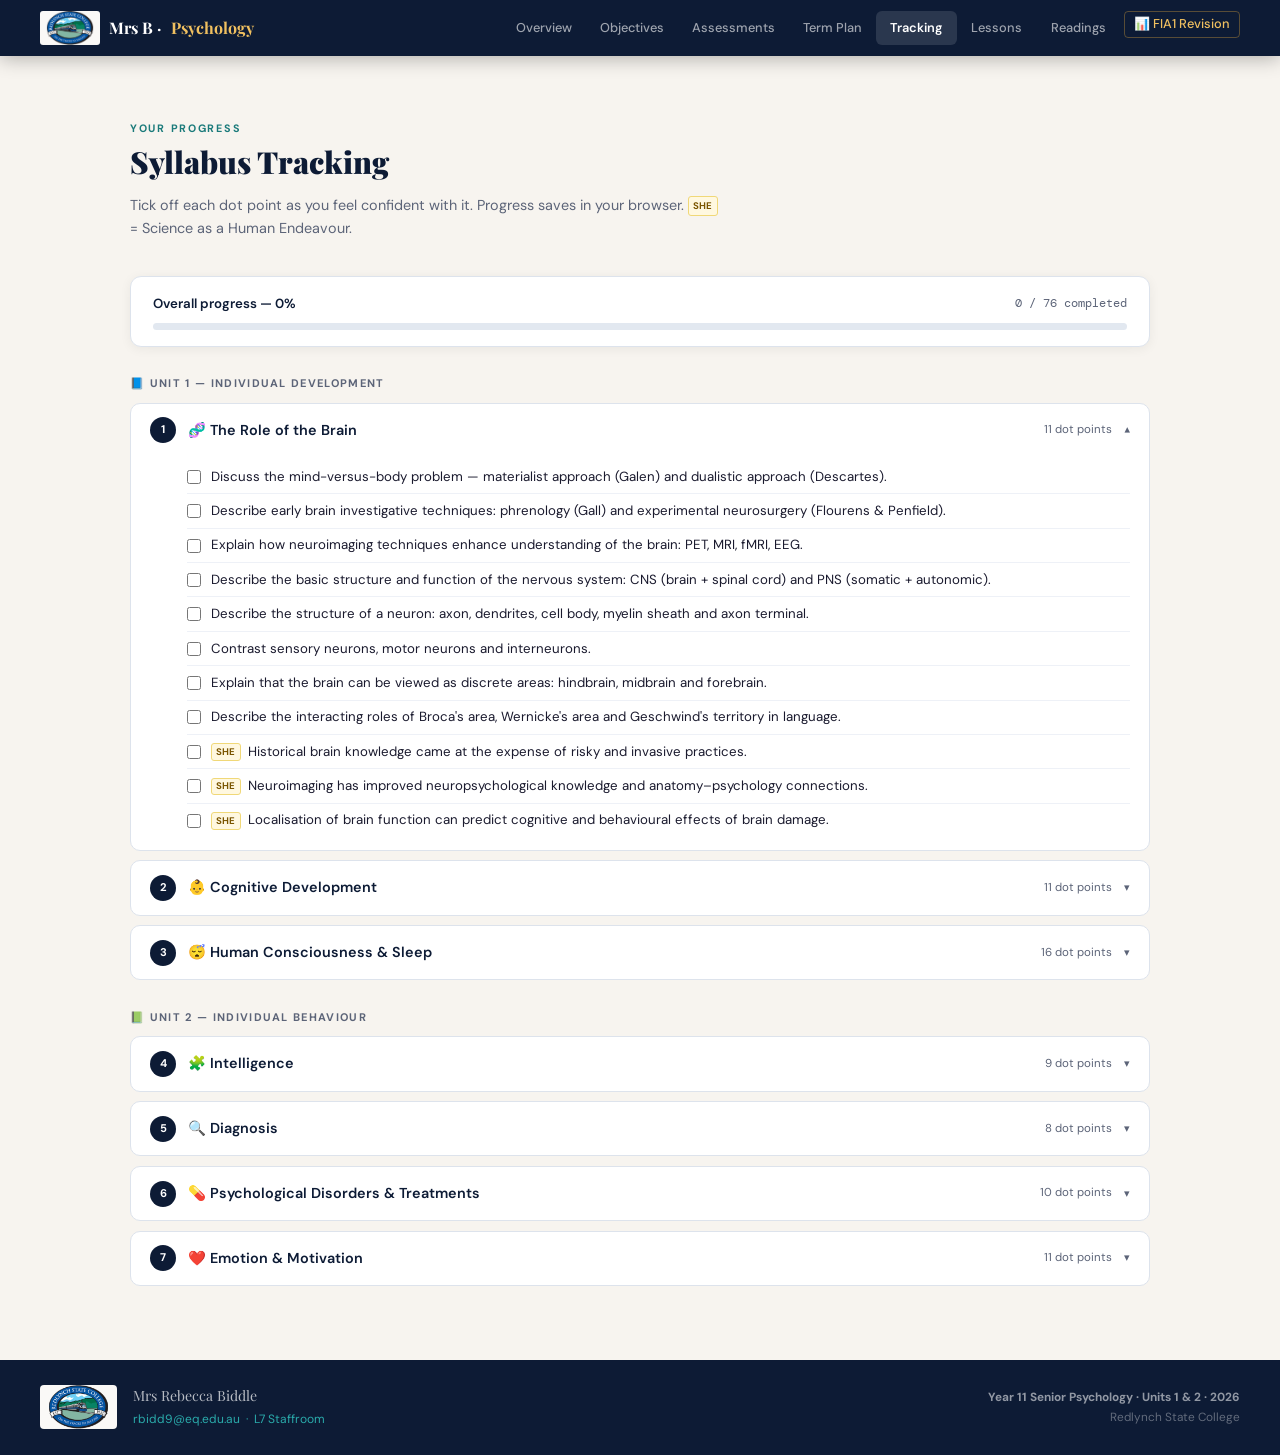
<file: tracking.html>
<!DOCTYPE html>
<html lang="en">
<head>
<meta charset="UTF-8"><meta name="viewport" content="width=device-width, initial-scale=1.0">
<title>Tracking | Year 11 Psychology</title>
<link rel="stylesheet" href="style.css">
</head>
<body>
<nav id="site-nav"></nav>
<main>
<div class="wrap">
  <div class="sec-label">Your progress</div>
  <h2 class="sec-title">Syllabus Tracking</h2>
  <p class="sec-sub">Tick off each dot point as you feel confident with it. Progress saves in your browser. <span class="she">SHE</span> = Science as a Human Endeavour.</p>

  <div class="prog-sticky">
    <div class="prog-top">
      <span class="prog-lbl" id="prog-txt">Overall progress</span>
      <span class="prog-ct" id="prog-ct">0 / 0 completed</span>
    </div>
    <div class="prog-bar"><div class="prog-fill" id="prog-fill" style="width:0%"></div></div>
  </div>

  <div class="unit-label-divider">📘 Unit 1 — Individual Development</div>

  <div class="cl-block open" id="cl1">
    <div class="cl-head" onclick="tog('cl1')"><div class="cl-badge">1</div><h4>🧬 The Role of the Brain</h4><span class="cl-meta">11 dot points</span><span class="cl-chev">▾</span></div>
    <div class="cl-items">
      <div class="cl-item" onclick="tick(this)"><input type="checkbox"><label>Discuss the mind-versus-body problem — materialist approach (Galen) and dualistic approach (Descartes).</label></div>
      <div class="cl-item" onclick="tick(this)"><input type="checkbox"><label>Describe early brain investigative techniques: phrenology (Gall) and experimental neurosurgery (Flourens &amp; Penfield).</label></div>
      <div class="cl-item" onclick="tick(this)"><input type="checkbox"><label>Explain how neuroimaging techniques enhance understanding of the brain: PET, MRI, fMRI, EEG.</label></div>
      <div class="cl-item" onclick="tick(this)"><input type="checkbox"><label>Describe the basic structure and function of the nervous system: CNS (brain + spinal cord) and PNS (somatic + autonomic).</label></div>
      <div class="cl-item" onclick="tick(this)"><input type="checkbox"><label>Describe the structure of a neuron: axon, dendrites, cell body, myelin sheath and axon terminal.</label></div>
      <div class="cl-item" onclick="tick(this)"><input type="checkbox"><label>Contrast sensory neurons, motor neurons and interneurons.</label></div>
      <div class="cl-item" onclick="tick(this)"><input type="checkbox"><label>Explain that the brain can be viewed as discrete areas: hindbrain, midbrain and forebrain.</label></div>
      <div class="cl-item" onclick="tick(this)"><input type="checkbox"><label>Describe the interacting roles of Broca's area, Wernicke's area and Geschwind's territory in language.</label></div>
      <div class="cl-item" onclick="tick(this)"><input type="checkbox"><label><span class="she">SHE</span> Historical brain knowledge came at the expense of risky and invasive practices.</label></div>
      <div class="cl-item" onclick="tick(this)"><input type="checkbox"><label><span class="she">SHE</span> Neuroimaging has improved neuropsychological knowledge and anatomy–psychology connections.</label></div>
      <div class="cl-item" onclick="tick(this)"><input type="checkbox"><label><span class="she">SHE</span> Localisation of brain function can predict cognitive and behavioural effects of brain damage.</label></div>
    </div>
  </div>

  <div class="cl-block" id="cl2">
    <div class="cl-head" onclick="tog('cl2')"><div class="cl-badge">2</div><h4>👶 Cognitive Development</h4><span class="cl-meta">11 dot points</span><span class="cl-chev">▾</span></div>
    <div class="cl-items">
      <div class="cl-item" onclick="tick(this)"><input type="checkbox"><label>Describe infancy and adolescence as periods of rapid development: myelination, synaptic pruning, forebrain development.</label></div>
      <div class="cl-item" onclick="tick(this)"><input type="checkbox"><label>Explain neural plasticity — brain development (deprived vs enriched environments, sensitive/critical periods) and recovery from damage.</label></div>
      <div class="cl-item" onclick="tick(this)"><input type="checkbox"><label>Describe the role of attachment in psychological development.</label></div>
      <div class="cl-item" onclick="tick(this)"><input type="checkbox"><label>Describe the detrimental effects of early abuse or deprivation on cognitive development.</label></div>
      <div class="cl-item" onclick="tick(this)"><input type="checkbox"><label>Discuss cognitive (Piaget), sociocultural (Vygotsky) and information processing theories of cognitive development.</label></div>
      <div class="cl-item" onclick="tick(this)"><input type="checkbox"><label><span class="she">SHE</span> Key attachment researchers: Lorenz (1937), Harlow (1958), Bowlby (1969), Ainsworth (1978).</label></div>
      <div class="cl-item" onclick="tick(this)"><input type="checkbox"><label><span class="she">SHE</span> Impact of digital technology on children's cognitive development.</label></div>
      <div class="cl-item" onclick="tick(this)"><input type="checkbox"><label><span class="she">SHE</span> Interaction between biologically defined critical periods and social/cultural contexts in adolescence.</label></div>
      <div class="cl-item" onclick="tick(this)"><input type="checkbox"><label><span class="she">SHE</span> Psychologists adhere to ethical principles when studying abused or deprived children.</label></div>
      <div class="cl-item" onclick="tick(this)"><input type="checkbox"><label>Draw conclusions from secondary sources about technology's effect on adolescent cognitive development (correlational design).</label></div>
      <div class="cl-item" onclick="tick(this)"><input type="checkbox"><label>Investigate the Stroop effect on processing time using an experimental research design.</label></div>
    </div>
  </div>

  <div class="cl-block" id="cl3">
    <div class="cl-head" onclick="tog('cl3')"><div class="cl-badge">3</div><h4>😴 Human Consciousness &amp; Sleep</h4><span class="cl-meta">16 dot points</span><span class="cl-chev">▾</span></div>
    <div class="cl-items">
      <div class="cl-item" onclick="tick(this)"><input type="checkbox"><label>Describe the continuum of arousal from sleep through to hyperarousal.</label></div>
      <div class="cl-item" onclick="tick(this)"><input type="checkbox"><label>Discriminate between selective and divided attention.</label></div>
      <div class="cl-item" onclick="tick(this)"><input type="checkbox"><label>Explain how brain structures and hormones regulate consciousness — hypothalamus/pineal gland (melatonin), thalamus, cortex and reticular formation.</label></div>
      <div class="cl-item" onclick="tick(this)"><input type="checkbox"><label>Describe measurement techniques: EEG (brainwaves), EMG (muscle activity), EOG (eye movement).</label></div>
      <div class="cl-item" onclick="tick(this)"><input type="checkbox"><label>Describe the sleep-wake cycle including REM and NREM stages.</label></div>
      <div class="cl-item" onclick="tick(this)"><input type="checkbox"><label>Discuss the purpose of sleep — compare restoration theory and evolutionary theory.</label></div>
      <div class="cl-item" onclick="tick(this)"><input type="checkbox"><label>Describe changes in the sleep-wake cycle across the lifespan, including the adolescent sleep-wake shift.</label></div>
      <div class="cl-item" onclick="tick(this)"><input type="checkbox"><label>Identify physical and psychological consequences of total and partial sleep deprivation.</label></div>
      <div class="cl-item" onclick="tick(this)"><input type="checkbox"><label>Compare sleep disorders: narcolepsy, sleep-onset insomnia, sleep apnoea and sleepwalking.</label></div>
      <div class="cl-item" onclick="tick(this)"><input type="checkbox"><label>Describe treatment interventions: CBT for insomnia, bright light therapy for circadian phase disorders.</label></div>
      <div class="cl-item" onclick="tick(this)"><input type="checkbox"><label><span class="she">SHE</span> Modern society's priorities have changed the nature and quality of sleep.</label></div>
      <div class="cl-item" onclick="tick(this)"><input type="checkbox"><label><span class="she">SHE</span> Understanding sleep can inform policy, laws and workplace risk assessment.</label></div>
      <div class="cl-item" onclick="tick(this)"><input type="checkbox"><label><span class="she">SHE</span> Sleep could be adaptive; patterns change across the lifespan.</label></div>
      <div class="cl-item" onclick="tick(this)"><input type="checkbox"><label>Investigate the relationship between sleep hours and another variable using a correlational design.</label></div>
      <div class="cl-item" onclick="tick(this)"><input type="checkbox"><label>Investigate the effect of divided attention on memory, replicating Craik et al. (1996).</label></div>
      <div class="cl-item" onclick="tick(this)"><input type="checkbox"><label>Interpret correlational data about the relationship between sleep hours and another variable.</label></div>
    </div>
  </div>

  <div class="unit-label-divider">📗 Unit 2 — Individual Behaviour</div>

  <div class="cl-block" id="cl4">
    <div class="cl-head" onclick="tog('cl4')"><div class="cl-badge">4</div><h4>🧩 Intelligence</h4><span class="cl-meta">9 dot points</span><span class="cl-chev">▾</span></div>
    <div class="cl-items">
      <div class="cl-item" onclick="tick(this)"><input type="checkbox"><label>Describe the psychometric approach to intelligence (IQ).</label></div>
      <div class="cl-item" onclick="tick(this)"><input type="checkbox"><label>Describe IQ tests: Stanford–Binet scale, WAIS-IV (adults), WISC-V (children).</label></div>
      <div class="cl-item" onclick="tick(this)"><input type="checkbox"><label>Discuss the significance of the psychometric approach compared to information processing, Sternberg's triarchic theory, Gardner's multiple intelligences and Goleman's EQ.</label></div>
      <div class="cl-item" onclick="tick(this)"><input type="checkbox"><label>Discuss the degree to which intelligence tests are valid and reliable.</label></div>
      <div class="cl-item" onclick="tick(this)"><input type="checkbox"><label>Discuss the extent to which intelligence is inherited — twin, family and adoption studies (Bouchard et al. 1990).</label></div>
      <div class="cl-item" onclick="tick(this)"><input type="checkbox"><label><span class="she">SHE</span> IQ and EQ testing can be misleading or inaccurate.</label></div>
      <div class="cl-item" onclick="tick(this)"><input type="checkbox"><label><span class="she">SHE</span> Applicability of intelligence theories across social and cultural contexts.</label></div>
      <div class="cl-item" onclick="tick(this)"><input type="checkbox"><label><span class="she">SHE</span> Evaluate the degree to which intelligence tests are culturally biased.</label></div>
      <div class="cl-item" onclick="tick(this)"><input type="checkbox"><label><span class="she">SHE</span> Nature–nurture debate regarding inherited vs learned intelligence.</label></div>
    </div>
  </div>

  <div class="cl-block" id="cl5">
    <div class="cl-head" onclick="tog('cl5')"><div class="cl-badge">5</div><h4>🔍 Diagnosis</h4><span class="cl-meta">8 dot points</span><span class="cl-chev">▾</span></div>
    <div class="cl-items">
      <div class="cl-item" onclick="tick(this)"><input type="checkbox"><label>Discriminate between adaptive and maladaptive behaviour.</label></div>
      <div class="cl-item" onclick="tick(this)"><input type="checkbox"><label>Discuss concepts of normality: sociocultural, functional, historical, situational, medical and statistical.</label></div>
      <div class="cl-item" onclick="tick(this)"><input type="checkbox"><label>Describe the concept of psychological disorder.</label></div>
      <div class="cl-item" onclick="tick(this)"><input type="checkbox"><label>Compare DSM-5-TR (2022) and ICD-11 (2022) and their use by different professions.</label></div>
      <div class="cl-item" onclick="tick(this)"><input type="checkbox"><label>Describe main disorder categories: schizophrenia spectrum, bipolar/depressive disorders, anxiety disorders, personality disorders.</label></div>
      <div class="cl-item" onclick="tick(this)"><input type="checkbox"><label>Discuss the reliability and validity of diagnosis.</label></div>
      <div class="cl-item" onclick="tick(this)"><input type="checkbox"><label><span class="she">SHE</span> Diagnostic manuals and whether they enable valid explanations and reliable prognosis.</label></div>
      <div class="cl-item" onclick="tick(this)"><input type="checkbox"><label><span class="she">SHE</span> Influence of social, cultural and ethical factors on diagnosis.</label></div>
    </div>
  </div>

  <div class="cl-block" id="cl6">
    <div class="cl-head" onclick="tog('cl6')"><div class="cl-badge">6</div><h4>💊 Psychological Disorders &amp; Treatments</h4><span class="cl-meta">10 dot points</span><span class="cl-chev">▾</span></div>
    <div class="cl-items">
      <div class="cl-item" onclick="tick(this)"><input type="checkbox"><label>Describe the biopsychosocial approach to understanding psychological disorder.</label></div>
      <div class="cl-item" onclick="tick(this)"><input type="checkbox"><label>Classify risk factors — biological (genes, sleep, substances), psychological (rumination, stress) and social (attachment, relationships).</label></div>
      <div class="cl-item" onclick="tick(this)"><input type="checkbox"><label>Describe prevalence, symptoms and perceived causes of GAD and specific phobias.</label></div>
      <div class="cl-item" onclick="tick(this)"><input type="checkbox"><label>Describe the impact of stigma on help-seeking behaviours.</label></div>
      <div class="cl-item" onclick="tick(this)"><input type="checkbox"><label>Compare treatments: psychotherapies, pharmacotherapies, ECT and psychosurgery.</label></div>
      <div class="cl-item" onclick="tick(this)"><input type="checkbox"><label>Explain the placebo effect.</label></div>
      <div class="cl-item" onclick="tick(this)"><input type="checkbox"><label>Analyse data identifying the prevalence of psychological disorders in different cultures.</label></div>
      <div class="cl-item" onclick="tick(this)"><input type="checkbox"><label><span class="she">SHE</span> The biopsychosocial approach draws on psychology, psychiatry and social work.</label></div>
      <div class="cl-item" onclick="tick(this)"><input type="checkbox"><label><span class="she">SHE</span> Appropriate support alleviates impacts on individuals, families and community.</label></div>
      <div class="cl-item" onclick="tick(this)"><input type="checkbox"><label><span class="she">SHE</span> Evaluate the most appropriate support interventions for various psychological disorders.</label></div>
    </div>
  </div>

  <div class="cl-block" id="cl7">
    <div class="cl-head" onclick="tog('cl7')"><div class="cl-badge">7</div><h4>❤️ Emotion &amp; Motivation</h4><span class="cl-meta">11 dot points</span><span class="cl-chev">▾</span></div>
    <div class="cl-items">
      <div class="cl-item" onclick="tick(this)"><input type="checkbox"><label>Compare two-factor theory (Schachter &amp; Singer 1962) and appraisal theory (Lazarus 1982) of emotion.</label></div>
      <div class="cl-item" onclick="tick(this)"><input type="checkbox"><label>Describe physiological processes of emotion — autonomic arousal and the limbic system (thalamus, hypothalamus, amygdala, hippocampus, basal ganglia, cingulate gyrus).</label></div>
      <div class="cl-item" onclick="tick(this)"><input type="checkbox"><label>Describe factors that affect happiness.</label></div>
      <div class="cl-item" onclick="tick(this)"><input type="checkbox"><label>Interpret data from the emotive vs informative stimuli experiment (heart rate changes).</label></div>
      <div class="cl-item" onclick="tick(this)"><input type="checkbox"><label>Explain subjective wellbeing (Diener 1984), psychological wellbeing (Ryff &amp; Keyes 1995) and broaden-and-build theory (Fredrickson 2004).</label></div>
      <div class="cl-item" onclick="tick(this)"><input type="checkbox"><label>Explain mindfulness — attention and acceptance.</label></div>
      <div class="cl-item" onclick="tick(this)"><input type="checkbox"><label>Describe the positive consequences of the flow experience (Nakamura &amp; Csikszentmihalyi 2002).</label></div>
      <div class="cl-item" onclick="tick(this)"><input type="checkbox"><label>Compare achievement goal, cognitive evaluation (intrinsic/extrinsic) and self-efficacy theories of motivation.</label></div>
      <div class="cl-item" onclick="tick(this)"><input type="checkbox"><label>Describe the role of goal setting in motivation (Locke 1996).</label></div>
      <div class="cl-item" onclick="tick(this)"><input type="checkbox"><label><span class="she">SHE</span> Neuroimaging suggests a biological basis for the experience of emotion.</label></div>
      <div class="cl-item" onclick="tick(this)"><input type="checkbox"><label>Investigate the effect of emotive vs informative stimuli on heart rate.</label></div>
    </div>
  </div>
</div>
</main>
<footer id="site-footer"></footer>
<script src="shared.js"></script>
<script>
const KEY='yr11-psych-2026';
function tog(id){document.getElementById(id).classList.toggle('open')}
function tick(el){const cb=el.querySelector('input');cb.checked=!cb.checked;el.classList.toggle('done',cb.checked);save();upd()}
function save(){const d={};document.querySelectorAll('.cl-item input').forEach((cb,i)=>d[i]=cb.checked);localStorage.setItem(KEY,JSON.stringify(d))}
function load(){try{const d=JSON.parse(localStorage.getItem(KEY)||'{}');document.querySelectorAll('.cl-item input').forEach((cb,i)=>{if(d[i]){cb.checked=true;cb.closest('.cl-item').classList.add('done')}})}catch(e){}}
function upd(){const all=document.querySelectorAll('.cl-item input'),done=document.querySelectorAll('.cl-item input:checked');const pct=all.length?Math.round(done.length/all.length*100):0;document.getElementById('prog-fill').style.width=pct+'%';document.getElementById('prog-ct').textContent=done.length+' / '+all.length+' completed';document.getElementById('prog-txt').textContent='Overall progress — '+pct+'%'}
load();upd();
</script>
</body>
</html>
</file>
<file: style.css>
@import url('https://fonts.googleapis.com/css2?family=Playfair+Display:ital,wght@0,700;0,900;1,700&family=DM+Sans:wght@300;400;500;600&family=DM+Mono:wght@400;500&display=swap');

:root {
  --navy:    #0d1b35;
  --navy2:   #162444;
  --teal:    #1a7a7a;
  --teal-l:  #2aabab;
  --gold:    #c9973a;
  --gold-l:  #f0c060;
  --cream:   #f7f4ef;
  --white:   #ffffff;
  --text:    #1a1a2e;
  --muted:   #5c6478;
  --border:  #dde3ec;
}

*, *::before, *::after { box-sizing: border-box; margin: 0; padding: 0; }
html { scroll-behavior: smooth; }
body { font-family: 'DM Sans', sans-serif; background: var(--cream); color: var(--text); line-height: 1.6; min-height: 100vh; display: flex; flex-direction: column; }
main { flex: 1; }

/* ── NAV ── */
nav {
  position: sticky; top: 0; z-index: 200;
  background: var(--navy);
  display: flex; align-items: center; justify-content: space-between;
  padding: 0 2.5rem; height: 56px;
  box-shadow: 0 2px 20px rgba(0,0,0,.3);
}
.nav-brand {
  font-family: 'Playfair Display', serif;
  font-size: 1rem; font-weight: 700; color: #fff;
  text-decoration: none; white-space: nowrap; flex-shrink: 0;
}
.nav-brand span { color: var(--gold-l); }
.nav-links { display: flex; gap: 0; list-style: none; }
.nav-links a {
  display: block; padding: .44rem .88rem;
  color: rgba(255,255,255,.6); text-decoration: none;
  font-size: .8rem; font-weight: 500;
  border-radius: 6px; transition: all .18s; white-space: nowrap;
}
.nav-links a:hover { color: #fff; background: rgba(255,255,255,.08); }
.nav-links a.active {
  color: #fff; background: rgba(255,255,255,.12);
  font-weight: 600;
}

/* ── HERO ── */
.hero {
  background: linear-gradient(135deg, #0d1b35 0%, #162444 50%, #1a2f4a 100%);
  padding: 4.5rem 2.5rem 4rem; position: relative; overflow: hidden;
}
.hero::before {
  content: ''; position: absolute; inset: 0; pointer-events: none;
  background:
    radial-gradient(ellipse at 75% 40%, rgba(42,171,171,.13) 0%, transparent 60%),
    radial-gradient(ellipse at 15% 90%, rgba(201,151,58,.07) 0%, transparent 50%);
}
.hero-inner {
  max-width: 1100px; margin: 0 auto;
  display: flex; align-items: flex-start; justify-content: space-between; gap: 2rem;
}
.hero-left { flex: 1; position: relative; z-index: 1; }
.hero-badge {
  display: inline-block;
  background: rgba(201,151,58,.18); border: 1px solid rgba(201,151,58,.38);
  border-radius: 20px; padding: .28rem .9rem;
  font-size: .67rem; font-weight: 700; letter-spacing: .12em; text-transform: uppercase;
  color: var(--gold-l); margin-bottom: 1.3rem;
}
.hero h1 {
  font-family: 'Playfair Display', serif;
  font-size: clamp(2.8rem, 5.5vw, 4.2rem);
  font-weight: 900; color: #fff; line-height: 1.06; margin-bottom: .9rem;
}
.hero h1 .g { color: var(--gold-l); }
.hero-sub {
  color: rgba(255,255,255,.65); font-size: .95rem; line-height: 1.65;
  max-width: 520px; margin-bottom: 2.2rem;
}
.stat-row { display: flex; flex-wrap: wrap; gap: 2rem; }
.stat-item .sv {
  font-family: 'Playfair Display', serif;
  font-size: 2.4rem; font-weight: 700; color: var(--gold-l); line-height: 1; display: block;
}
.stat-item .sl {
  font-size: .61rem; letter-spacing: .12em; text-transform: uppercase;
  color: rgba(255,255,255,.42); display: block; margin-top: .2rem;
}

/* Mrs B avatar circle */
.hero-avatar { width: 190px; height: 190px; flex-shrink: 0; position: relative; z-index: 1; }
.hero-avatar img { width: 100%; height: 100%; border-radius: 50%; object-fit: cover; border: 3px solid var(--gold); }

/* ── PAGE CONTENT WRAPPER ── */
.wrap { max-width: 1100px; margin: 0 auto; padding: 4rem 2.5rem; }
.wrap-sm { max-width: 820px; margin: 0 auto; padding: 4rem 2.5rem; }

/* ── SECTION LABELS ── */
.sec-label {
  font-size: .67rem; letter-spacing: .16em; text-transform: uppercase;
  color: var(--teal); font-weight: 700; margin-bottom: .45rem;
}
.sec-title {
  font-family: 'Playfair Display', serif;
  font-size: 1.9rem; font-weight: 900; color: var(--navy);
  line-height: 1.2; margin-bottom: .8rem;
}
.sec-sub {
  color: var(--muted); font-size: .9rem; line-height: 1.65;
  max-width: 600px; margin-bottom: 2.2rem;
}

/* ── UNIT CARDS ── */
.unit-grid { display: grid; grid-template-columns: 1fr 1fr; gap: 1.5rem; }
.unit-card {
  border-radius: 14px; padding: 2rem 2.2rem; color: #fff;
  position: relative; overflow: hidden;
}
.unit-card.u1 { background: linear-gradient(148deg, #0f1f3d, #1a2f5a); }
.unit-card.u2 { background: linear-gradient(148deg, #0f2535, #1a3a4a); }
.unit-card::after {
  content: ''; position: absolute; right: -25px; top: -25px;
  width: 140px; height: 140px; border-radius: 50%; background: rgba(255,255,255,.04);
}
.uc-label { font-size: .63rem; letter-spacing: .13em; text-transform: uppercase; color: var(--gold-l); font-weight: 600; margin-bottom: .3rem; }
.uc-num { font-family: 'Playfair Display', serif; font-size: 5rem; font-weight: 900; color: rgba(255,255,255,.07); position: absolute; right: 1.2rem; bottom: .3rem; line-height: 1; }
.unit-card h2 { font-family: 'Playfair Display', serif; font-size: 1.3rem; margin-bottom: .3rem; }
.uc-tags { font-size: .78rem; color: rgba(255,255,255,.5); margin-bottom: 1rem; font-style: italic; }
.uc-desc { font-size: .83rem; color: rgba(255,255,255,.65); line-height: 1.55; margin-bottom: 1.4rem; }
.topic-list { list-style: none; display: flex; flex-direction: column; }
.topic-list li {
  display: grid; grid-template-columns: auto 1fr auto; gap: .65rem;
  align-items: baseline; font-size: .82rem; color: rgba(255,255,255,.78);
  padding: .5rem 0; border-bottom: 1px solid rgba(255,255,255,.07);
}
.topic-list li:last-child { border-bottom: none; padding-bottom: 0; }
.t-tag {
  background: rgba(255,255,255,.1); border-radius: 4px;
  font-size: .6rem; font-weight: 700; padding: .1rem .38rem;
  color: var(--gold-l); font-family: 'DM Mono', monospace; white-space: nowrap;
}
.t-hrs { font-size: .68rem; color: rgba(255,255,255,.3); white-space: nowrap; }

/* ── OBJECTIVES ── */
.obj-grid { display: grid; grid-template-columns: repeat(auto-fill, minmax(290px,1fr)); gap: 1rem; }
.obj-card {
  background: var(--white); border: 1px solid var(--border); border-radius: 10px;
  padding: 1.1rem 1.2rem; display: flex; gap: .9rem; align-items: flex-start;
}
.obj-num {
  background: var(--navy); color: var(--gold-l); border-radius: 7px;
  width: 32px; height: 32px; flex-shrink: 0;
  display: flex; align-items: center; justify-content: center;
  font-family: 'DM Mono', monospace; font-size: .75rem; font-weight: 700;
}
.obj-text { font-size: .85rem; line-height: 1.55; }
.obj-text strong { color: var(--navy); }

/* ── ASSESSMENTS ── */
.assess-grid { display: grid; grid-template-columns: repeat(auto-fill, minmax(240px,1fr)); gap: 1.1rem; }
.assess-card {
  background: var(--white); border: 1px solid var(--border); border-radius: 11px;
  padding: 1.4rem 1.5rem; position: relative; overflow: hidden;
}
.assess-card .ac-type {
  font-size: .63rem; font-weight: 700; letter-spacing: .1em; text-transform: uppercase;
  color: var(--teal); margin-bottom: .5rem;
}
.assess-card h3 { font-family: 'Playfair Display', serif; font-size: 1.05rem; color: var(--navy); margin-bottom: .35rem; }
.assess-card .ac-desc { font-size: .83rem; color: var(--muted); line-height: 1.55; margin-bottom: .9rem; }
.ac-meta { display: flex; gap: .45rem; flex-wrap: wrap; }
.meta-tag {
  background: #f0f4fa; color: var(--navy); border-radius: 5px;
  font-size: .68rem; font-weight: 600; padding: .2rem .55rem;
  font-family: 'DM Mono', monospace;
}
.meta-tag.gold { background: #fff8e0; color: #7a5500; }
.assess-card .ac-weight {
  position: absolute; top: 1.1rem; right: 1.2rem;
  font-family: 'Playfair Display', serif; font-size: 1.8rem; font-weight: 700;
  color: rgba(0,0,0,.05);
}

/* ── TERM PLAN ── */
.term-tabs { display: flex; gap: .45rem; margin-bottom: 1.6rem; }
.term-tab {
  padding: .5rem 1.2rem; border-radius: 7px;
  border: 2px solid var(--border); background: var(--white);
  color: var(--muted); font-size: .82rem; font-weight: 600;
  cursor: pointer; transition: all .18s; font-family: 'DM Sans', sans-serif;
}
.term-tab:hover { border-color: var(--teal); color: var(--teal); }
.term-tab.active { background: var(--navy); color: #fff; border-color: var(--navy); }
.term-panel { display: none; }
.term-panel.active { display: block; }
.week-list { display: flex; flex-direction: column; gap: .55rem; }
.week-row {
  display: grid; grid-template-columns: 100px 1fr auto; gap: 1rem; align-items: start;
  padding: .9rem 1.2rem; background: var(--white);
  border: 1px solid var(--border); border-radius: 9px;
}
.week-row.hl { border-left: 4px solid var(--gold); background: #fffbf0; }
.wr-label { font-family: 'DM Mono', monospace; font-size: .7rem; font-weight: 600; color: var(--muted); padding-top: .1rem; }
.wr-title { font-size: .86rem; font-weight: 600; color: var(--navy); margin-bottom: .15rem; }
.wr-sub { font-size: .78rem; color: var(--muted); line-height: 1.5; }
.wr-badge {
  display: inline-block; background: var(--navy); color: var(--gold-l);
  font-size: .62rem; font-weight: 700; padding: .15rem .5rem;
  border-radius: 4px; font-family: 'DM Mono', monospace; margin-top: .4rem;
}
.wr-right { font-size: .7rem; font-weight: 700; letter-spacing: .06em; text-transform: uppercase; color: var(--gold); white-space: nowrap; padding-top: .15rem; }

/* ── TRACKING ── */
.prog-sticky {
  position: sticky; top: 58px; z-index: 10;
  background: var(--white); border: 1px solid var(--border);
  border-radius: 11px; padding: 1rem 1.4rem; margin-bottom: 1.5rem;
  box-shadow: 0 2px 12px rgba(0,0,0,.06);
}
.prog-top { display: flex; justify-content: space-between; align-items: center; margin-bottom: .5rem; }
.prog-lbl { font-size: .83rem; font-weight: 600; color: var(--navy); }
.prog-ct { font-family: 'DM Mono', monospace; font-size: .76rem; color: var(--muted); }
.prog-bar { background: #e2e8f0; border-radius: 100px; height: 7px; overflow: hidden; }
.prog-fill { background: linear-gradient(90deg, var(--teal), var(--teal-l)); height: 100%; border-radius: 100px; transition: width .4s ease; }

.unit-label-divider {
  font-size: .69rem; font-weight: 700; letter-spacing: .12em; text-transform: uppercase;
  color: var(--muted); margin: 1.8rem 0 .6rem;
}
.cl-block {
  background: var(--white); border: 1px solid var(--border);
  border-radius: 10px; margin-bottom: .6rem; overflow: hidden;
}
.cl-head {
  display: flex; align-items: center; gap: .75rem;
  padding: .85rem 1.2rem; cursor: pointer; user-select: none;
}
.cl-head:hover { background: rgba(0,0,0,.015); }
.cl-badge {
  background: var(--navy); color: #fff; border-radius: 50%;
  width: 26px; height: 26px; display: flex; align-items: center; justify-content: center;
  font-size: .7rem; font-weight: 700; flex-shrink: 0;
}
.cl-head h4 { flex: 1; font-size: .9rem; font-weight: 600; color: var(--navy); }
.cl-meta { font-size: .72rem; color: var(--muted); }
.cl-chev { font-size: .7rem; color: var(--muted); transition: transform .2s; }
.cl-block.open .cl-chev { transform: rotate(180deg); }
.cl-items { display: none; padding: .2rem 1.2rem .8rem 3.5rem; }
.cl-block.open .cl-items { display: block; }
.cl-item {
  display: flex; align-items: flex-start; gap: .6rem;
  padding: .42rem 0; border-bottom: 1px solid #eef1f7;
  font-size: .83rem; line-height: 1.5; cursor: pointer;
}
.cl-item:last-child { border-bottom: none; }
.cl-item input[type=checkbox] { margin-top: .2rem; accent-color: var(--teal); width: 14px; height: 14px; flex-shrink: 0; cursor: pointer; }
.cl-item label { cursor: pointer; flex: 1; }
.cl-item.done label { text-decoration: line-through; color: var(--muted); }
.she { display: inline-block; background: #fff8e0; color: #7a5500; border: 1px solid #f0d878; border-radius: 3px; font-size: .6rem; font-weight: 700; padding: .04rem .28rem; margin-right: .2rem; vertical-align: middle; }

/* ── LESSONS GRID ── */
.lessons-grid { display: grid; grid-template-columns: repeat(auto-fill, minmax(230px,1fr)); gap: 1rem; }
.lesson-card {
  background: var(--white); border: 1px solid var(--border); border-radius: 11px;
  padding: 1.3rem 1.4rem; text-decoration: none; color: inherit;
  transition: box-shadow .2s, transform .18s; display: block;
}
.lesson-card:hover { box-shadow: 0 6px 24px rgba(15,31,61,.1); transform: translateY(-2px); }
.lc-icon { font-size: 1.6rem; margin-bottom: .5rem; }
.lc-topic { font-size: .62rem; letter-spacing: .08em; text-transform: uppercase; color: var(--teal); font-weight: 700; margin-bottom: .28rem; }
.lc-title { font-family: 'Playfair Display', serif; font-size: .98rem; color: var(--navy); margin-bottom: .28rem; }
.lc-sub { font-size: .78rem; color: var(--muted); line-height: 1.5; }
.lc-footer { margin-top: .7rem; }
.lc-tag { background: #f0f4fa; color: var(--navy); border-radius: 4px; font-size: .65rem; font-weight: 600; padding: .14rem .4rem; }
.lc-tag.coming { background: #f5f0e8; color: #8a6a30; }

/* ── TEACHER CARD ── */
.teacher-card {
  background: var(--white); border: 1px solid var(--border); border-radius: 14px;
  padding: 1.8rem 2rem; display: flex; align-items: center; gap: 1.6rem; margin-top: 2.5rem;
}
.tc-avatar { width: 72px; height: 72px; border-radius: 50%; flex-shrink: 0; background: var(--navy); display: flex; align-items: center; justify-content: center; font-family: 'Playfair Display', serif; font-size: 1.5rem; color: var(--gold-l); }
.tc-name { font-family: 'Playfair Display', serif; font-size: 1.05rem; font-weight: 700; color: var(--navy); margin-bottom: .2rem; }
.tc-role { font-size: .72rem; color: var(--teal); font-weight: 600; letter-spacing: .06em; text-transform: uppercase; margin-bottom: .5rem; }
.tc-links { display: flex; gap: 1.2rem; font-size: .82rem; color: var(--muted); }
.tc-links a { color: var(--teal); text-decoration: none; }
.tc-links a:hover { text-decoration: underline; }

/* ── READINGS ── */
.reading-list { display: flex; flex-direction: column; gap: .7rem; }
.reading-item {
  background: var(--white); border: 1px solid var(--border); border-radius: 9px;
  padding: 1rem 1.3rem; display: flex; gap: 1rem; align-items: center;
}
.ri-icon { font-size: 1.3rem; flex-shrink: 0; }
.ri-body { flex: 1; }
.ri-title { font-size: .88rem; font-weight: 600; color: var(--navy); }
.ri-sub { font-size: .78rem; color: var(--muted); margin-top: .1rem; }
.ri-tag { font-size: .65rem; font-weight: 700; background: #f0f4fa; color: var(--navy); padding: .12rem .4rem; border-radius: 4px; font-family: 'DM Mono', monospace; }

/* ── FOOTER ── */
footer {
  background: var(--navy); padding: 1.6rem 2.5rem;
  display: flex; align-items: center; justify-content: space-between; flex-wrap: wrap; gap: 1rem;
}
.ft-left { display: flex; align-items: center; gap: 1rem; }
.ft-name { font-family: 'Playfair Display', serif; font-size: .88rem; color: rgba(255,255,255,.7); }
.ft-sub { font-size: .75rem; color: var(--teal-l); margin-top: .1rem; }
.ft-right { font-size: .74rem; color: rgba(255,255,255,.35); text-align: right; line-height: 1.7; }
.ft-right b { color: rgba(255,255,255,.55); }

@media (max-width: 780px) {
  nav { padding: 0 1rem; }
  .nav-links a { padding: .4rem .5rem; font-size: .72rem; }
  .hero-avatar { display: none; }
  .unit-grid { grid-template-columns: 1fr; }
  footer { flex-direction: column; text-align: center; }
  .ft-right { text-align: center; }
}

/* Footer extras */
.ft-sub { font-size:.75rem; color: var(--teal-l); margin-top:.1rem; }
</file>
